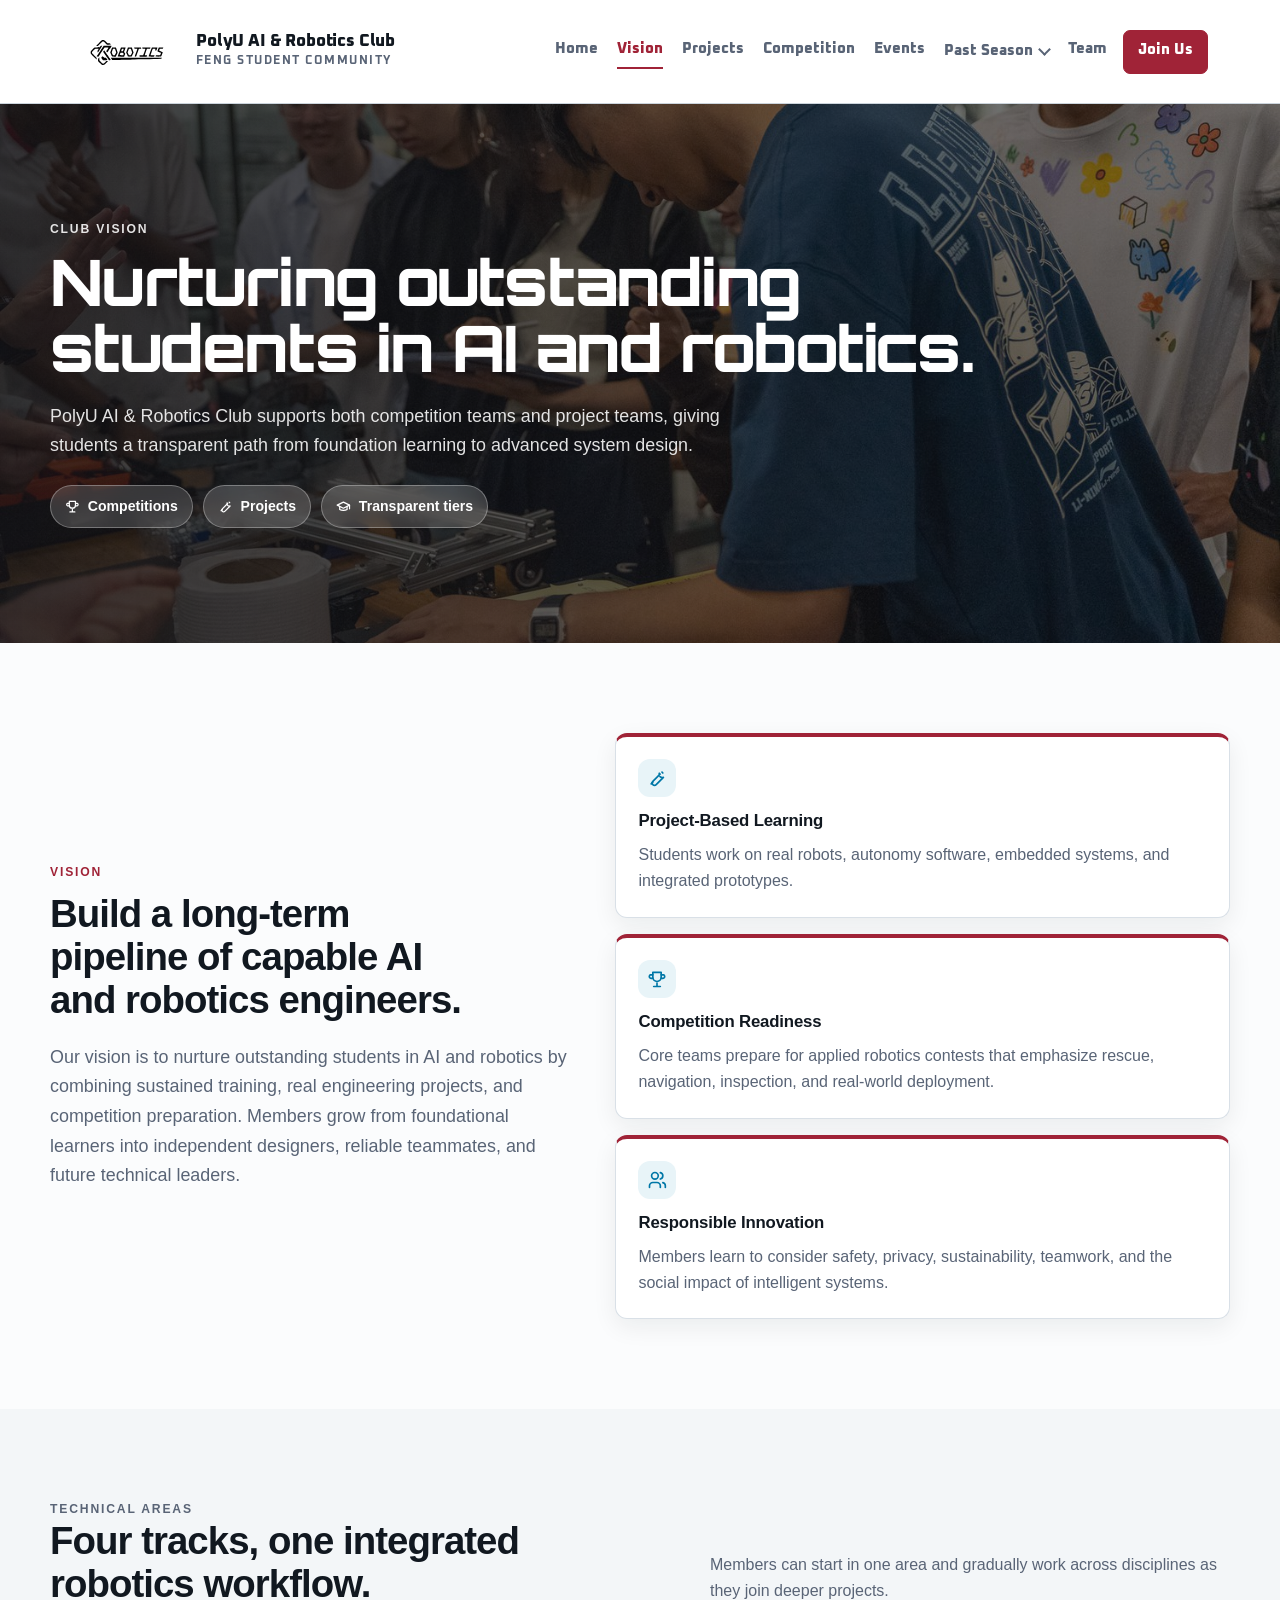
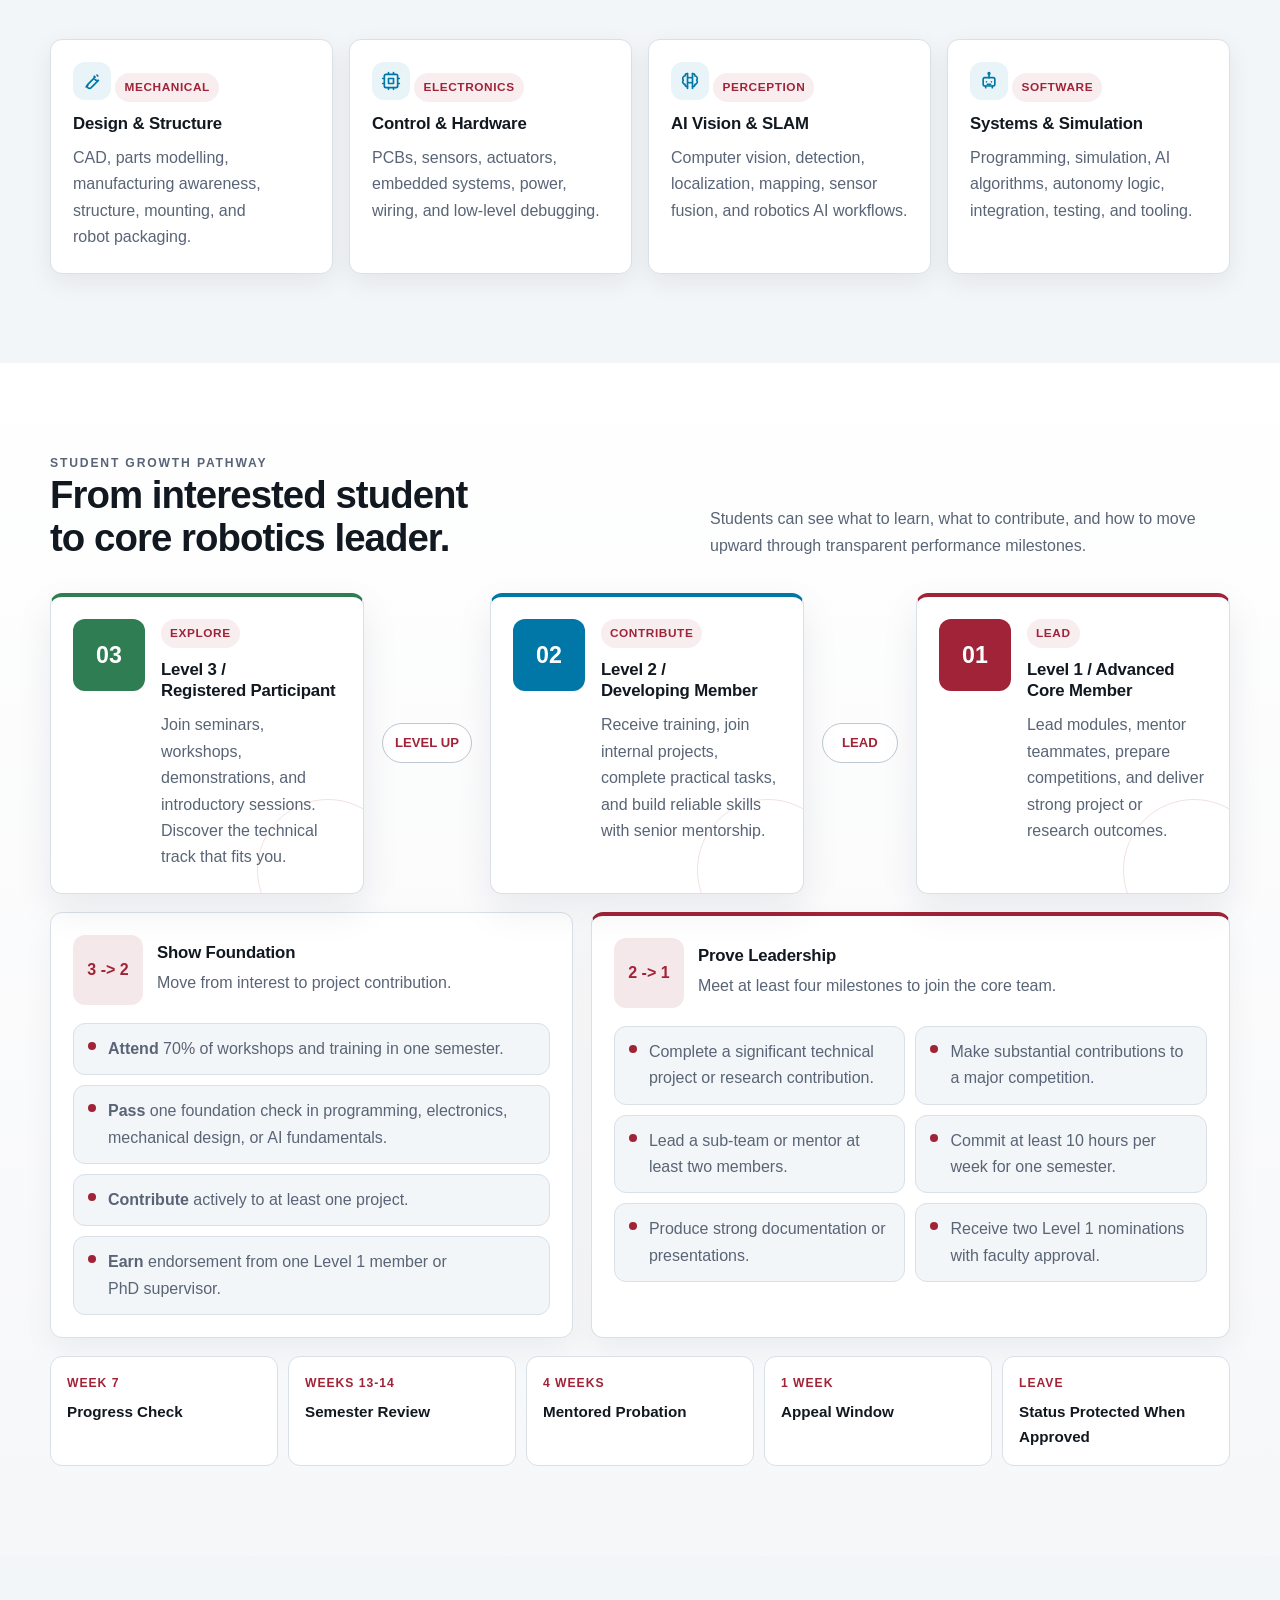
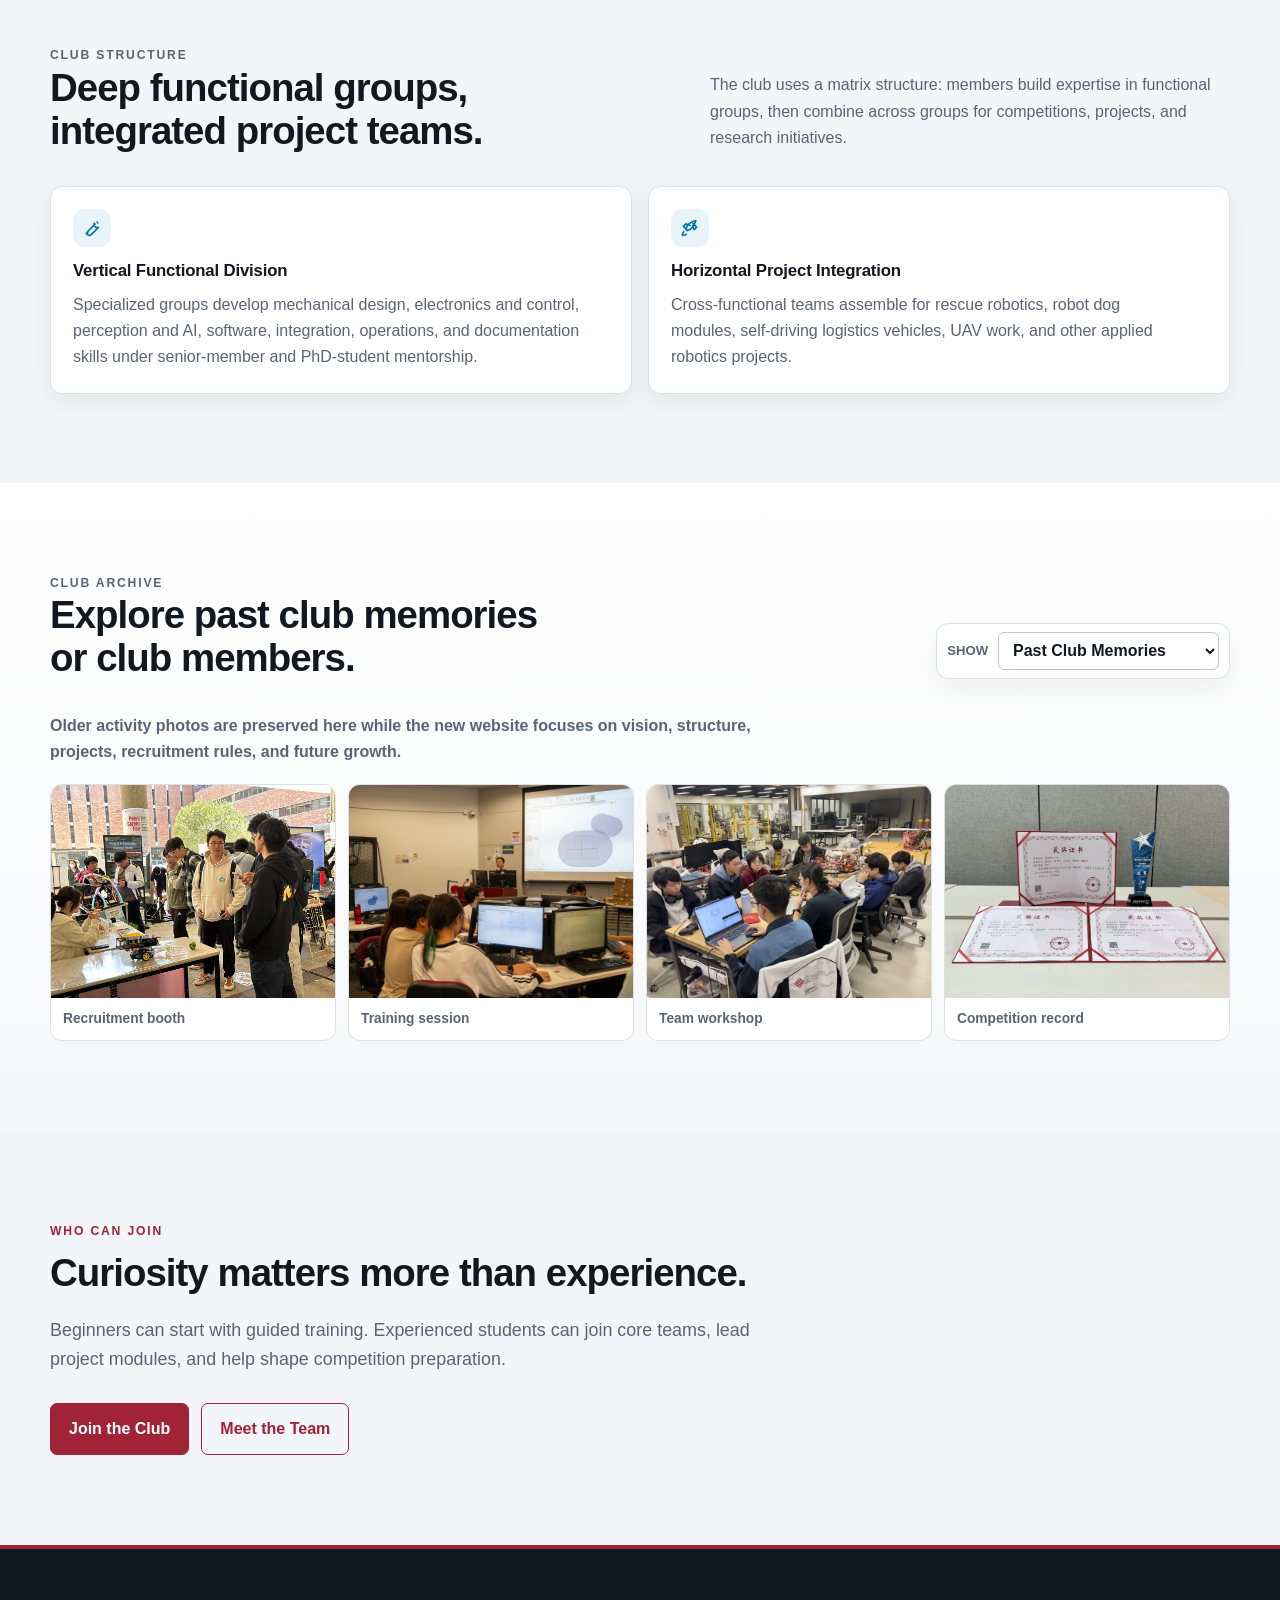
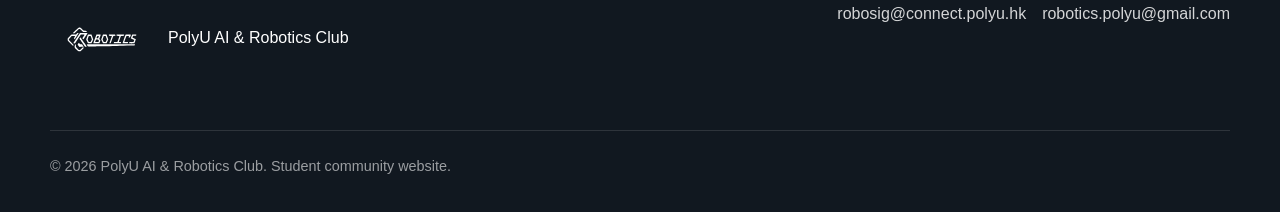
<file: about.html>
<!doctype html>
<html lang="en">
<head>
  <meta charset="utf-8">
  <meta name="viewport" content="width=device-width, initial-scale=1">
  <title>Vision | PolyU AI &amp; Robotics Club</title>
  <meta name="description" content="Learn about the club vision, student growth pathway, technical areas, and previous PolyU Robotics Club highlights.">
  <meta property="og:title" content="Vision | PolyU AI &amp; Robotics Club">
  <meta property="og:description" content="A multidisciplinary student community for robotics, AI, and real-world engineering practice.">
  <meta property="og:image" content="images/robotic_logo.jpg">
  <meta name="twitter:card" content="summary_large_image">
  <link rel="icon" href="images/robotic_logo.svg" type="image/svg+xml">
  <link rel="preconnect" href="https://fonts.googleapis.com">
  <link rel="preconnect" href="https://fonts.gstatic.com" crossorigin>
  <link href="https://fonts.googleapis.com/css2?family=Orbitron:wght@600;700;800&family=Oxanium:wght@600;700;800&display=swap" rel="stylesheet">
  <link rel="stylesheet" href="assets/css/styles.css">
</head>
<body>
  <a class="skip-link" href="#main">Skip to content</a>
  <header class="site-header">
    <div class="header-inner">
      <a class="brand" href="index.html" aria-label="PolyU AI and Robotics Club home">
        <img class="brand-logo" src="images/robotic_logo.svg" width="1600" height="1131" alt="PolyU AI and Robotics Club logo">
        <span class="brand-text">
          <span class="brand-title">PolyU AI &amp; Robotics Club</span>
          <span class="brand-subtitle">FENG Student Community</span>
        </span>
      </a>
      <button class="nav-toggle" type="button" aria-label="Open navigation" aria-expanded="false" aria-controls="primary-nav">
        <span aria-hidden="true"></span>
      </button>
      <nav id="primary-nav" class="primary-nav" aria-label="Primary navigation">
        <a href="index.html">Home</a>
        <a href="about.html">Vision</a>
        <a href="projects.html">Projects</a>
        <a href="competition.html">Competition</a>
        <a href="events.html">Events</a>
        <details class="nav-dropdown">
          <summary>Past Season</summary>
          <div class="nav-dropdown-menu">
            <a href="past-seasons.html#season-2026">2025-2026</a>
            <a href="past-seasons.html#season-2025">2024-2025</a>
            <a href="past-seasons.html#older-seasons">Before 2024</a>
          </div>
        </details>
        <a href="team.html">Team</a>
        <a class="nav-cta" href="join.html">Join Us</a>
      </nav>
    </div>
  </header>

  <main id="main">
    <section class="page-hero image-hero about-hero">
      <div class="section-inner">
        <p class="kicker">Club Vision</p>
        <h1 class="page-title">Nurturing outstanding students in AI and robotics.</h1>
        <p class="lead page-lead">
          PolyU AI &amp; Robotics Club supports both competition teams and project teams, giving students a transparent path from foundation learning to advanced system design.
        </p>
        <div class="visual-tags" aria-label="Vision highlights">
          <span class="visual-tag"><svg class="icon" aria-hidden="true"><use href="assets/icons.svg#icon-trophy"></use></svg>Competitions</span>
          <span class="visual-tag"><svg class="icon" aria-hidden="true"><use href="assets/icons.svg#icon-wrench"></use></svg>Projects</span>
          <span class="visual-tag"><svg class="icon" aria-hidden="true"><use href="assets/icons.svg#icon-graduation"></use></svg>Transparent tiers</span>
        </div>
      </div>
    </section>

    <section class="section">
      <div class="section-inner split">
        <div>
          <p class="kicker">Vision</p>
          <h2>Build a long-term pipeline of capable AI and robotics engineers.</h2>
          <p class="lead">
            Our vision is to nurture outstanding students in AI and robotics by combining sustained training, real engineering projects, and competition preparation. Members grow from foundational learners into independent designers, reliable teammates, and future technical leaders.
          </p>
        </div>
        <div class="grid">
          <article class="card accent">
            <span class="card-icon" aria-hidden="true"><svg class="icon"><use href="assets/icons.svg#icon-wrench"></use></svg></span>
            <h3>Project-Based Learning</h3>
            <p>Students work on real robots, autonomy software, embedded systems, and integrated prototypes.</p>
          </article>
          <article class="card accent">
            <span class="card-icon" aria-hidden="true"><svg class="icon"><use href="assets/icons.svg#icon-trophy"></use></svg></span>
            <h3>Competition Readiness</h3>
            <p>Core teams prepare for applied robotics contests that emphasize rescue, navigation, inspection, and real-world deployment.</p>
          </article>
          <article class="card accent">
            <span class="card-icon" aria-hidden="true"><svg class="icon"><use href="assets/icons.svg#icon-users"></use></svg></span>
            <h3>Responsible Innovation</h3>
            <p>Members learn to consider safety, privacy, sustainability, teamwork, and the social impact of intelligent systems.</p>
          </article>
        </div>
      </div>
    </section>

    <section class="section band">
      <div class="section-inner">
        <div class="section-heading">
          <div>
            <p class="kicker">Technical Areas</p>
            <h2>Four tracks, one integrated robotics workflow.</h2>
          </div>
          <p>Members can start in one area and gradually work across disciplines as they join deeper projects.</p>
        </div>
        <div class="grid grid-4">
          <article class="card">
            <span class="card-icon" aria-hidden="true"><svg class="icon"><use href="assets/icons.svg#icon-wrench"></use></svg></span>
            <span class="eyebrow">Mechanical</span>
            <h3>Design &amp; Structure</h3>
            <p>CAD, parts modelling, manufacturing awareness, structure, mounting, and robot packaging.</p>
          </article>
          <article class="card">
            <span class="card-icon" aria-hidden="true"><svg class="icon"><use href="assets/icons.svg#icon-cpu"></use></svg></span>
            <span class="eyebrow">Electronics</span>
            <h3>Control &amp; Hardware</h3>
            <p>PCBs, sensors, actuators, embedded systems, power, wiring, and low-level debugging.</p>
          </article>
          <article class="card">
            <span class="card-icon" aria-hidden="true"><svg class="icon"><use href="assets/icons.svg#icon-brain"></use></svg></span>
            <span class="eyebrow">Perception</span>
            <h3>AI Vision &amp; SLAM</h3>
            <p>Computer vision, detection, localization, mapping, sensor fusion, and robotics AI workflows.</p>
          </article>
          <article class="card">
            <span class="card-icon" aria-hidden="true"><svg class="icon"><use href="assets/icons.svg#icon-bot"></use></svg></span>
            <span class="eyebrow">Software</span>
            <h3>Systems &amp; Simulation</h3>
            <p>Programming, simulation, AI algorithms, autonomy logic, integration, testing, and tooling.</p>
          </article>
        </div>
      </div>
    </section>

    <section class="section growth-section">
      <div class="section-inner">
        <div class="section-heading">
          <div>
            <p class="kicker">Student Growth Pathway</p>
            <h2>From interested student to core robotics leader.</h2>
          </div>
          <p>Students can see what to learn, what to contribute, and how to move upward through transparent performance milestones.</p>
        </div>

        <div class="growth-ladder" aria-label="Three-level student growth pathway">
          <article class="level-node level-3">
            <span class="level-number">03</span>
            <div>
              <span class="eyebrow">Explore</span>
              <h3>Level 3 / Registered Participant</h3>
              <p>Join seminars, workshops, demonstrations, and introductory sessions. Discover the technical track that fits you.</p>
            </div>
          </article>
          <span class="ladder-arrow" aria-hidden="true">Level up</span>
          <article class="level-node level-2">
            <span class="level-number">02</span>
            <div>
              <span class="eyebrow">Contribute</span>
              <h3>Level 2 / Developing Member</h3>
              <p>Receive training, join internal projects, complete practical tasks, and build reliable skills with senior mentorship.</p>
            </div>
          </article>
          <span class="ladder-arrow" aria-hidden="true">Lead</span>
          <article class="level-node level-1">
            <span class="level-number">01</span>
            <div>
              <span class="eyebrow">Lead</span>
              <h3>Level 1 / Advanced Core Member</h3>
              <p>Lead modules, mentor teammates, prepare competitions, and deliver strong project or research outcomes.</p>
            </div>
          </article>
        </div>

        <div class="promotion-board">
          <article class="promotion-card">
            <div class="promotion-head">
              <span class="path-badge">3 -> 2</span>
              <div>
                <h3>Show Foundation</h3>
                <p>Move from interest to project contribution.</p>
              </div>
            </div>
            <ul class="milestone-list">
              <li><strong>Attend</strong> 70% of workshops and training in one semester.</li>
              <li><strong>Pass</strong> one foundation check in programming, electronics, mechanical design, or AI fundamentals.</li>
              <li><strong>Contribute</strong> actively to at least one project.</li>
              <li><strong>Earn</strong> endorsement from one Level 1 member or PhD supervisor.</li>
            </ul>
          </article>
          <article class="promotion-card featured">
            <div class="promotion-head">
              <span class="path-badge">2 -> 1</span>
              <div>
                <h3>Prove Leadership</h3>
                <p>Meet at least four milestones to join the core team.</p>
              </div>
            </div>
            <ul class="milestone-list two-column">
              <li>Complete a significant technical project or research contribution.</li>
              <li>Make substantial contributions to a major competition.</li>
              <li>Lead a sub-team or mentor at least two members.</li>
              <li>Commit at least 10 hours per week for one semester.</li>
              <li>Produce strong documentation or presentations.</li>
              <li>Receive two Level 1 nominations with faculty approval.</li>
            </ul>
          </article>
        </div>

        <div class="evaluation-flow" aria-label="Evaluation and support process">
          <div>
            <span>Week 7</span>
            <strong>Progress Check</strong>
          </div>
          <div>
            <span>Weeks 13-14</span>
            <strong>Semester Review</strong>
          </div>
          <div>
            <span>4 Weeks</span>
            <strong>Mentored Probation</strong>
          </div>
          <div>
            <span>1 Week</span>
            <strong>Appeal Window</strong>
          </div>
          <div>
            <span>Leave</span>
            <strong>Status Protected When Approved</strong>
          </div>
        </div>
      </div>
    </section>

    <section class="section band">
      <div class="section-inner">
        <div class="section-heading">
          <div>
            <p class="kicker">Club Structure</p>
            <h2>Deep functional groups, integrated project teams.</h2>
          </div>
          <p>The club uses a matrix structure: members build expertise in functional groups, then combine across groups for competitions, projects, and research initiatives.</p>
        </div>
        <div class="grid grid-2">
          <article class="card">
            <span class="card-icon" aria-hidden="true"><svg class="icon"><use href="assets/icons.svg#icon-wrench"></use></svg></span>
            <h3>Vertical Functional Division</h3>
            <p>Specialized groups develop mechanical design, electronics and control, perception and AI, software, integration, operations, and documentation skills under senior-member and PhD-student mentorship.</p>
          </article>
          <article class="card">
            <span class="card-icon" aria-hidden="true"><svg class="icon"><use href="assets/icons.svg#icon-rocket"></use></svg></span>
            <h3>Horizontal Project Integration</h3>
            <p>Cross-functional teams assemble for rescue robotics, robot dog modules, self-driving logistics vehicles, UAV work, and other applied robotics projects.</p>
          </article>
        </div>
      </div>
    </section>

    <section class="section previous-club-section archive-section">
      <div class="section-inner">
        <div class="section-heading">
          <div>
            <p class="kicker">Club Archive</p>
            <h2>Explore past club memories or club members.</h2>
          </div>
          <label class="archive-select-wrap">
            <span>Show</span>
            <select class="archive-select" data-panel-select aria-label="Choose archive view">
              <option value="memories">Past Club Memories</option>
              <option value="members">Club Members</option>
            </select>
          </label>
        </div>
        <div class="archive-panels" data-panel-group>
          <div class="archive-panel is-active" data-panel="memories">
            <p class="archive-intro">Older activity photos are preserved here while the new website focuses on vision, structure, projects, recruitment rules, and future growth.</p>
            <div class="legacy-gallery" aria-label="Previous PolyU Robotics Club photo archive">
              <figure data-motion-card>
                <img src="images/club/promotion-booth.jpg" width="1500" height="1125" alt="Previous PolyU Robotics Club promotion booth">
                <figcaption>Recruitment booth</figcaption>
              </figure>
              <figure data-motion-card>
                <img src="images/club/training-room.jpg" width="1500" height="1000" alt="Previous PolyU Robotics Club training session">
                <figcaption>Training session</figcaption>
              </figure>
              <figure data-motion-card>
                <img src="images/club/team-working.jpg" width="1500" height="1125" alt="Previous PolyU Robotics Club members working together">
                <figcaption>Team workshop</figcaption>
              </figure>
              <figure data-motion-card>
                <img src="images/club/competition-achievement.jpg" width="1500" height="1125" alt="Previous PolyU Robotics Club competition awards">
                <figcaption>Competition record</figcaption>
              </figure>
            </div>
          </div>
          <div class="archive-panel" data-panel="members" hidden>
            <p class="archive-intro">Club members and leaders keep projects, training, competitions, and daily operations moving together.</p>
            <div class="archive-member-grid" aria-label="Club member archive">
              <article class="archive-member-card" data-motion-card>
                <img src="images/team/Wilson.jpg" width="1066" height="1600" alt="Fong Chun Kin">
                <div>
                  <h3>Fong Chun Kin</h3>
                  <p>Team Captain</p>
                </div>
              </article>
              <article class="archive-member-card" data-motion-card>
                <img src="images/team/Beam.jpg" width="1066" height="1600" alt="Lin Jirath">
                <div>
                  <h3>Lin Jirath</h3>
                  <p>Technical Lead</p>
                </div>
              </article>
              <article class="archive-member-card" data-motion-card>
                <img src="images/team/Siu.jpg" width="1066" height="1006" alt="Su Zeyu">
                <div>
                  <h3>Su Zeyu</h3>
                  <p>General Secretary</p>
                </div>
              </article>
              <article class="archive-member-card" data-motion-card>
                <img src="images/team/Marco.jpg" width="834" height="970" alt="Ma Bingxu">
                <div>
                  <h3>Ma Bingxu</h3>
                  <p>Electronic Team Leader</p>
                </div>
              </article>
              <article class="archive-member-card" data-motion-card>
                <img src="images/team/Sun.jpg" width="1279" height="1865" alt="Sun Yinlan">
                <div>
                  <h3>Sun Yinlan</h3>
                  <p>Computer Science Team Leader</p>
                </div>
              </article>
            </div>
          </div>
        </div>
      </div>
    </section>

    <section class="section band">
      <div class="section-inner">
        <div>
          <p class="kicker">Who Can Join</p>
          <h2>Curiosity matters more than experience.</h2>
          <p class="lead">
            Beginners can start with guided training. Experienced students can join core teams, lead project modules, and help shape competition preparation.
          </p>
          <div class="actions">
            <a class="button" href="join.html">Join the Club</a>
            <a class="button secondary" href="team.html">Meet the Team</a>
          </div>
        </div>
      </div>
    </section>
  </main>

  <footer class="site-footer">
    <div class="footer-inner">
      <a class="footer-brand" href="index.html">
        <img src="images/robotic_logo.svg" width="1600" height="1131" alt="">
        <span>PolyU AI &amp; Robotics Club</span>
      </a>
      <div class="footer-links" aria-label="Footer links">
        <a href="mailto:robosig@connect.polyu.hk">robosig@connect.polyu.hk</a>
        <a href="mailto:robotics.polyu@gmail.com">robotics.polyu@gmail.com</a>
      </div>
      <p class="footer-note">&copy; 2026 PolyU AI &amp; Robotics Club. Student community website.</p>
    </div>
  </footer>
  <script src="assets/js/site.js"></script>
</body>
</html>
</file>
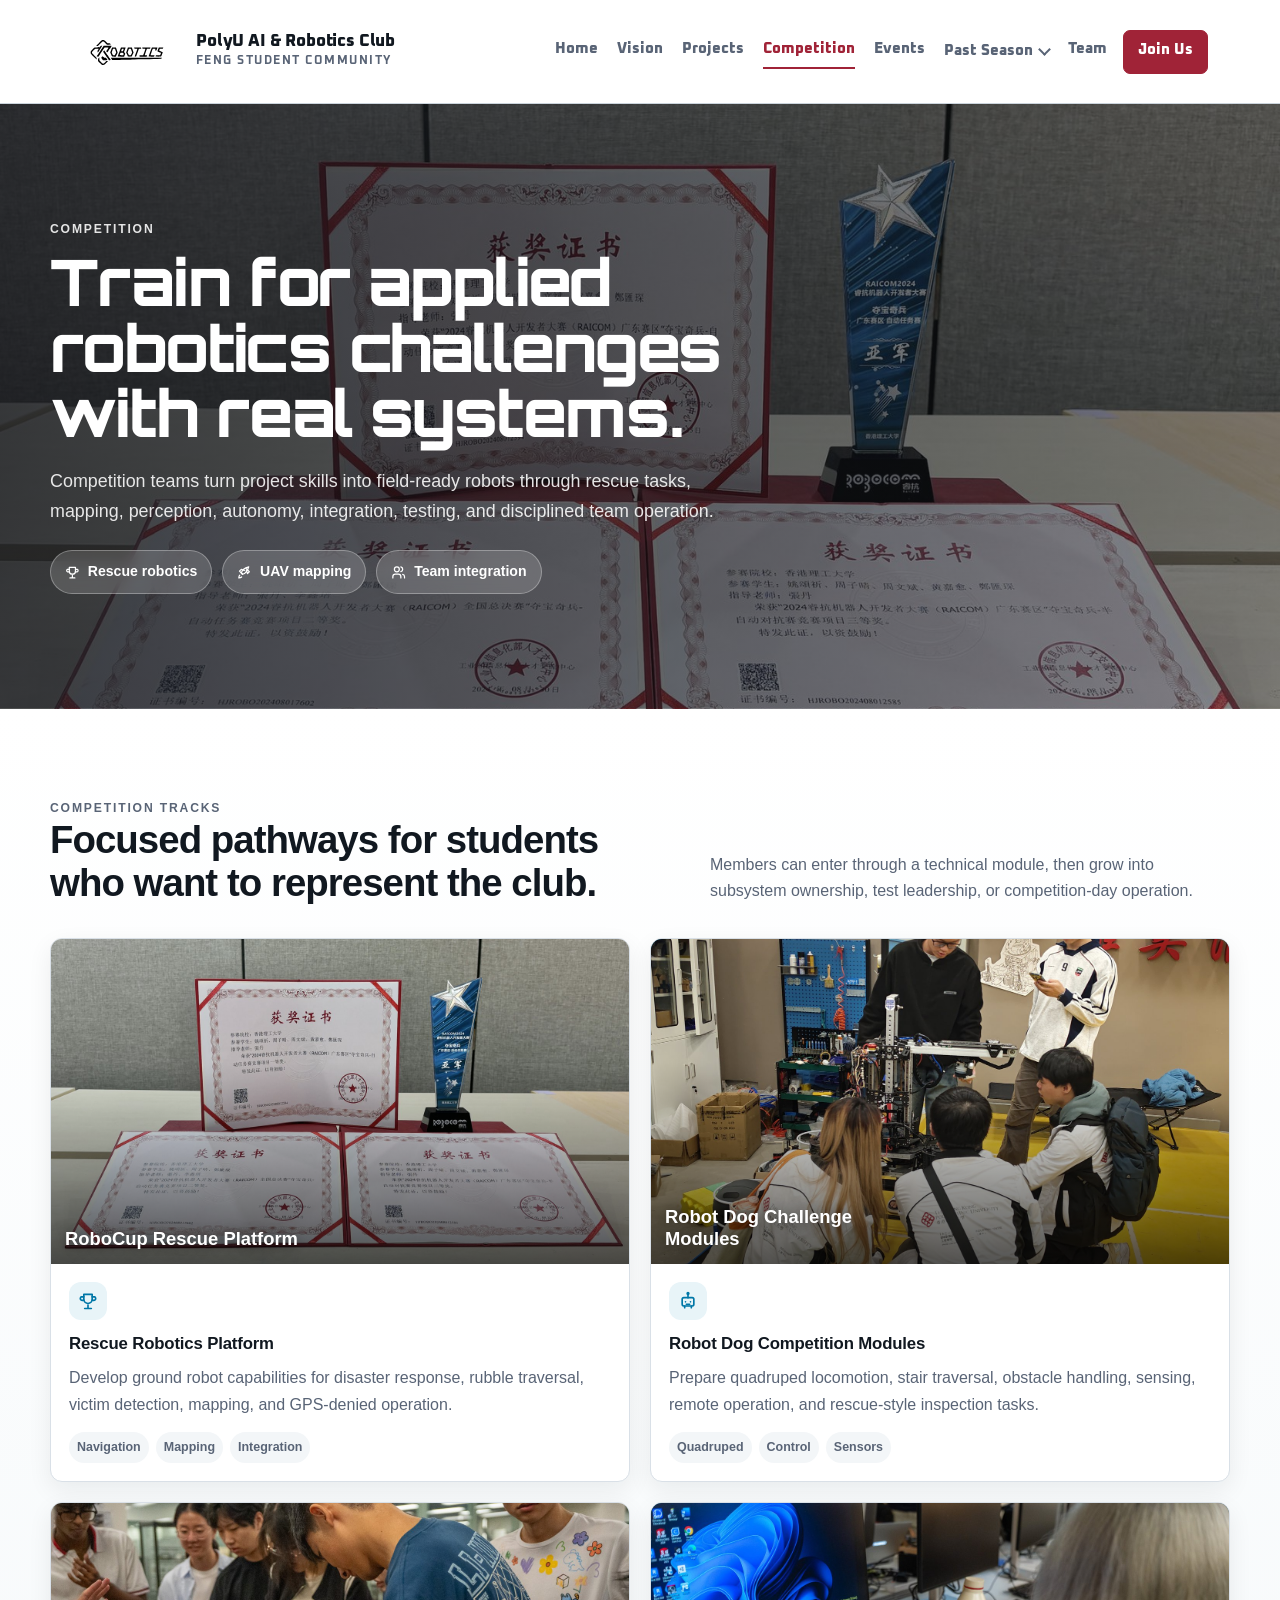
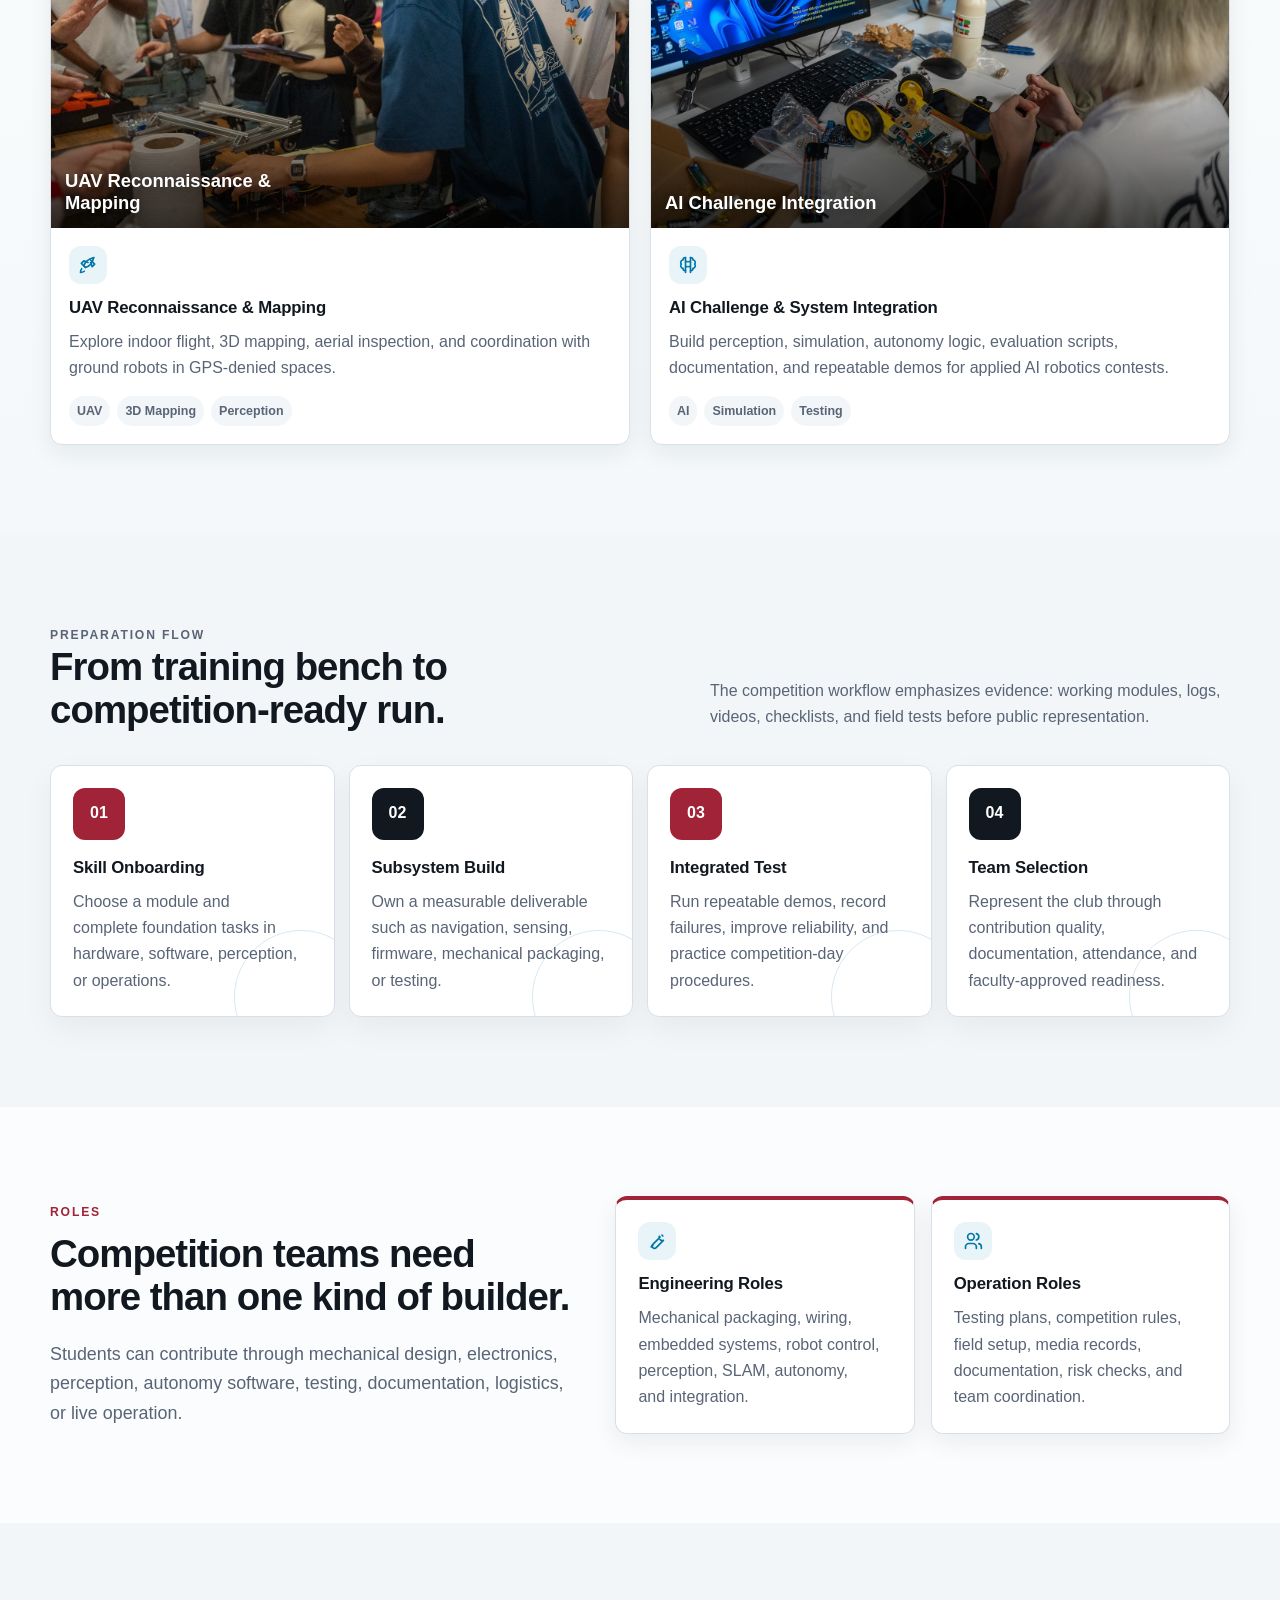
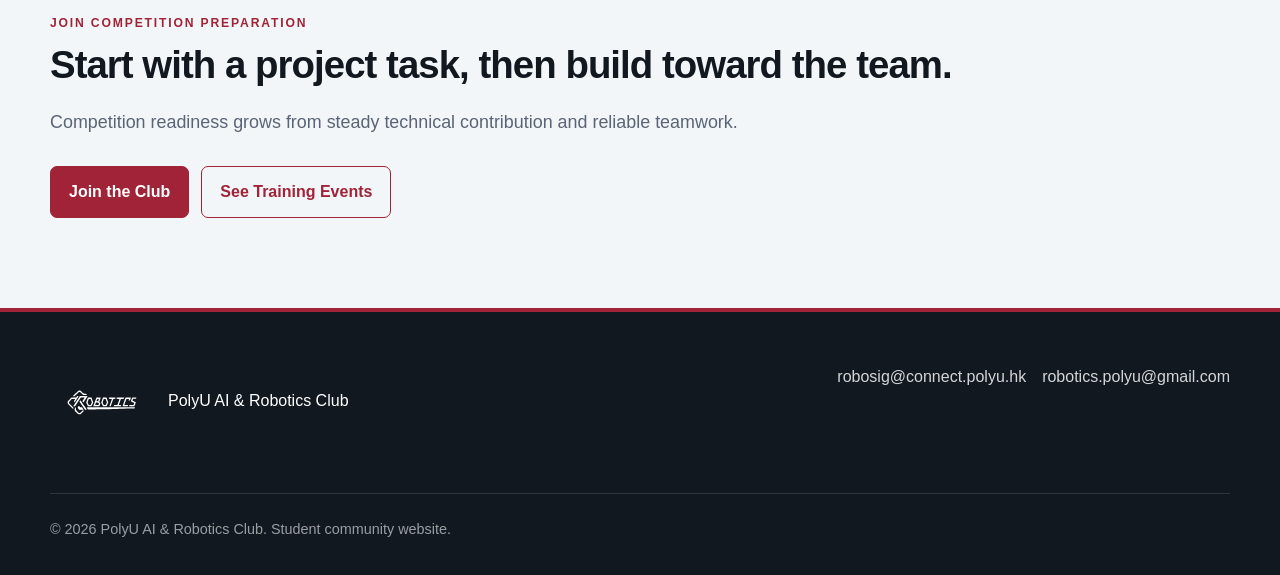
<file: competition.html>
<!doctype html>
<html lang="en">
<head>
  <meta charset="utf-8">
  <meta name="viewport" content="width=device-width, initial-scale=1">
  <title>Competition | PolyU AI &amp; Robotics Club</title>
  <meta name="description" content="Competition tracks, preparation workflow, and member roles for PolyU AI and Robotics Club.">
  <meta property="og:title" content="Competition | PolyU AI &amp; Robotics Club">
  <meta property="og:description" content="Applied robotics competition preparation for club members.">
  <meta property="og:image" content="images/robotic_logo.jpg">
  <meta name="twitter:card" content="summary_large_image">
  <link rel="icon" href="images/robotic_logo.svg" type="image/svg+xml">
  <link rel="preconnect" href="https://fonts.googleapis.com">
  <link rel="preconnect" href="https://fonts.gstatic.com" crossorigin>
  <link href="https://fonts.googleapis.com/css2?family=Orbitron:wght@600;700;800&family=Oxanium:wght@600;700;800&display=swap" rel="stylesheet">
  <link rel="stylesheet" href="assets/css/styles.css">
</head>
<body>
  <a class="skip-link" href="#main">Skip to content</a>
  <header class="site-header">
    <div class="header-inner">
      <a class="brand" href="index.html" aria-label="PolyU AI and Robotics Club home">
        <img class="brand-logo" src="images/robotic_logo.svg" width="1600" height="1131" alt="PolyU AI and Robotics Club logo">
        <span class="brand-text">
          <span class="brand-title">PolyU AI &amp; Robotics Club</span>
          <span class="brand-subtitle">FENG Student Community</span>
        </span>
      </a>
      <button class="nav-toggle" type="button" aria-label="Open navigation" aria-expanded="false" aria-controls="primary-nav">
        <span aria-hidden="true"></span>
      </button>
      <nav id="primary-nav" class="primary-nav" aria-label="Primary navigation">
        <a href="index.html">Home</a>
        <a href="about.html">Vision</a>
        <a href="projects.html">Projects</a>
        <a href="competition.html">Competition</a>
        <a href="events.html">Events</a>
        <details class="nav-dropdown">
          <summary>Past Season</summary>
          <div class="nav-dropdown-menu">
            <a href="past-seasons.html#season-2026">2025-2026</a>
            <a href="past-seasons.html#season-2025">2024-2025</a>
            <a href="past-seasons.html#older-seasons">Before 2024</a>
          </div>
        </details>
        <a href="team.html">Team</a>
        <a class="nav-cta" href="join.html">Join Us</a>
      </nav>
    </div>
  </header>

  <main id="main">
    <section class="page-hero image-hero competition-hero">
      <div class="section-inner">
        <p class="kicker">Competition</p>
        <h1 class="page-title">Train for applied robotics challenges with real systems.</h1>
        <p class="lead page-lead">
          Competition teams turn project skills into field-ready robots through rescue tasks, mapping, perception, autonomy, integration, testing, and disciplined team operation.
        </p>
        <div class="visual-tags" aria-label="Competition highlights">
          <span class="visual-tag"><svg class="icon" aria-hidden="true"><use href="assets/icons.svg#icon-trophy"></use></svg>Rescue robotics</span>
          <span class="visual-tag"><svg class="icon" aria-hidden="true"><use href="assets/icons.svg#icon-rocket"></use></svg>UAV mapping</span>
          <span class="visual-tag"><svg class="icon" aria-hidden="true"><use href="assets/icons.svg#icon-users"></use></svg>Team integration</span>
        </div>
      </div>
    </section>

    <section class="section competition-stage-section">
      <div class="section-inner">
        <div class="section-heading">
          <div>
            <p class="kicker">Competition Tracks</p>
            <h2>Focused pathways for students who want to represent the club.</h2>
          </div>
          <p>Members can enter through a technical module, then grow into subsystem ownership, test leadership, or competition-day operation.</p>
        </div>
        <div class="grid grid-2 competition-track-grid">
          <article class="project-card competition-card" data-motion-card>
            <div class="card-media photo">
              <img src="images/club/competition-achievement.jpg" width="1500" height="1125" alt="Competition certificates and trophy displayed on a table">
              <strong>RoboCup Rescue Platform</strong>
            </div>
            <div class="card-body">
              <span class="card-icon" aria-hidden="true"><svg class="icon"><use href="assets/icons.svg#icon-trophy"></use></svg></span>
              <h3>Rescue Robotics Platform</h3>
              <p>Develop ground robot capabilities for disaster response, rubble traversal, victim detection, mapping, and GPS-denied operation.</p>
              <ul class="tag-list">
                <li>Navigation</li>
                <li>Mapping</li>
                <li>Integration</li>
              </ul>
            </div>
          </article>
          <article class="project-card competition-card" data-motion-card>
            <div class="card-media photo">
              <img src="images/club/team-exchange.jpg" width="1500" height="1125" alt="Members discussing robotics platforms for competition preparation">
              <strong>Robot Dog Challenge Modules</strong>
            </div>
            <div class="card-body">
              <span class="card-icon" aria-hidden="true"><svg class="icon"><use href="assets/icons.svg#icon-bot"></use></svg></span>
              <h3>Robot Dog Competition Modules</h3>
              <p>Prepare quadruped locomotion, stair traversal, obstacle handling, sensing, remote operation, and rescue-style inspection tasks.</p>
              <ul class="tag-list">
                <li>Quadruped</li>
                <li>Control</li>
                <li>Sensors</li>
              </ul>
            </div>
          </article>
          <article class="project-card competition-card" data-motion-card>
            <div class="card-media photo">
              <img src="images/club/hands-on-training.jpg" width="1500" height="1125" alt="Students working on hands-on robotics training">
              <strong>UAV Reconnaissance &amp; Mapping</strong>
            </div>
            <div class="card-body">
              <span class="card-icon" aria-hidden="true"><svg class="icon"><use href="assets/icons.svg#icon-rocket"></use></svg></span>
              <h3>UAV Reconnaissance &amp; Mapping</h3>
              <p>Explore indoor flight, 3D mapping, aerial inspection, and coordination with ground robots in GPS-denied spaces.</p>
              <ul class="tag-list">
                <li>UAV</li>
                <li>3D Mapping</li>
                <li>Perception</li>
              </ul>
            </div>
          </article>
          <article class="project-card competition-card" data-motion-card>
            <div class="card-media photo">
              <img src="images/club/robot-training-bench.jpg" width="1500" height="1125" alt="Robot hardware and electronics prepared for testing">
              <strong>AI Challenge Integration</strong>
            </div>
            <div class="card-body">
              <span class="card-icon" aria-hidden="true"><svg class="icon"><use href="assets/icons.svg#icon-brain"></use></svg></span>
              <h3>AI Challenge &amp; System Integration</h3>
              <p>Build perception, simulation, autonomy logic, evaluation scripts, documentation, and repeatable demos for applied AI robotics contests.</p>
              <ul class="tag-list">
                <li>AI</li>
                <li>Simulation</li>
                <li>Testing</li>
              </ul>
            </div>
          </article>
        </div>
      </div>
    </section>

    <section class="section band">
      <div class="section-inner">
        <div class="section-heading">
          <div>
            <p class="kicker">Preparation Flow</p>
            <h2>From training bench to competition-ready run.</h2>
          </div>
          <p>The competition workflow emphasizes evidence: working modules, logs, videos, checklists, and field tests before public representation.</p>
        </div>
        <div class="competition-flow" aria-label="Competition preparation workflow">
          <article class="flow-step">
            <span>01</span>
            <h3>Skill Onboarding</h3>
            <p>Choose a module and complete foundation tasks in hardware, software, perception, or operations.</p>
          </article>
          <article class="flow-step">
            <span>02</span>
            <h3>Subsystem Build</h3>
            <p>Own a measurable deliverable such as navigation, sensing, firmware, mechanical packaging, or testing.</p>
          </article>
          <article class="flow-step">
            <span>03</span>
            <h3>Integrated Test</h3>
            <p>Run repeatable demos, record failures, improve reliability, and practice competition-day procedures.</p>
          </article>
          <article class="flow-step">
            <span>04</span>
            <h3>Team Selection</h3>
            <p>Represent the club through contribution quality, documentation, attendance, and faculty-approved readiness.</p>
          </article>
        </div>
      </div>
    </section>

    <section class="section">
      <div class="section-inner split">
        <div>
          <p class="kicker">Roles</p>
          <h2>Competition teams need more than one kind of builder.</h2>
          <p class="lead">Students can contribute through mechanical design, electronics, perception, autonomy software, testing, documentation, logistics, or live operation.</p>
        </div>
        <div class="grid grid-2">
          <article class="card accent">
            <span class="card-icon" aria-hidden="true"><svg class="icon"><use href="assets/icons.svg#icon-wrench"></use></svg></span>
            <h3>Engineering Roles</h3>
            <p>Mechanical packaging, wiring, embedded systems, robot control, perception, SLAM, autonomy, and integration.</p>
          </article>
          <article class="card accent">
            <span class="card-icon" aria-hidden="true"><svg class="icon"><use href="assets/icons.svg#icon-users"></use></svg></span>
            <h3>Operation Roles</h3>
            <p>Testing plans, competition rules, field setup, media records, documentation, risk checks, and team coordination.</p>
          </article>
        </div>
      </div>
    </section>

    <section class="section band">
      <div class="section-inner">
        <div>
          <p class="kicker">Join Competition Preparation</p>
          <h2>Start with a project task, then build toward the team.</h2>
          <p class="lead">Competition readiness grows from steady technical contribution and reliable teamwork.</p>
          <div class="actions">
            <a class="button" href="join.html">Join the Club</a>
            <a class="button secondary" href="events.html">See Training Events</a>
          </div>
        </div>
      </div>
    </section>
  </main>

  <footer class="site-footer">
    <div class="footer-inner">
      <a class="footer-brand" href="index.html">
        <img src="images/robotic_logo.svg" width="1600" height="1131" alt="">
        <span>PolyU AI &amp; Robotics Club</span>
      </a>
      <div class="footer-links" aria-label="Footer links">
        <a href="mailto:robosig@connect.polyu.hk">robosig@connect.polyu.hk</a>
        <a href="mailto:robotics.polyu@gmail.com">robotics.polyu@gmail.com</a>
      </div>
      <p class="footer-note">&copy; 2026 PolyU AI &amp; Robotics Club. Student community website.</p>
    </div>
  </footer>
  <script src="assets/js/site.js"></script>
</body>
</html>
</file>
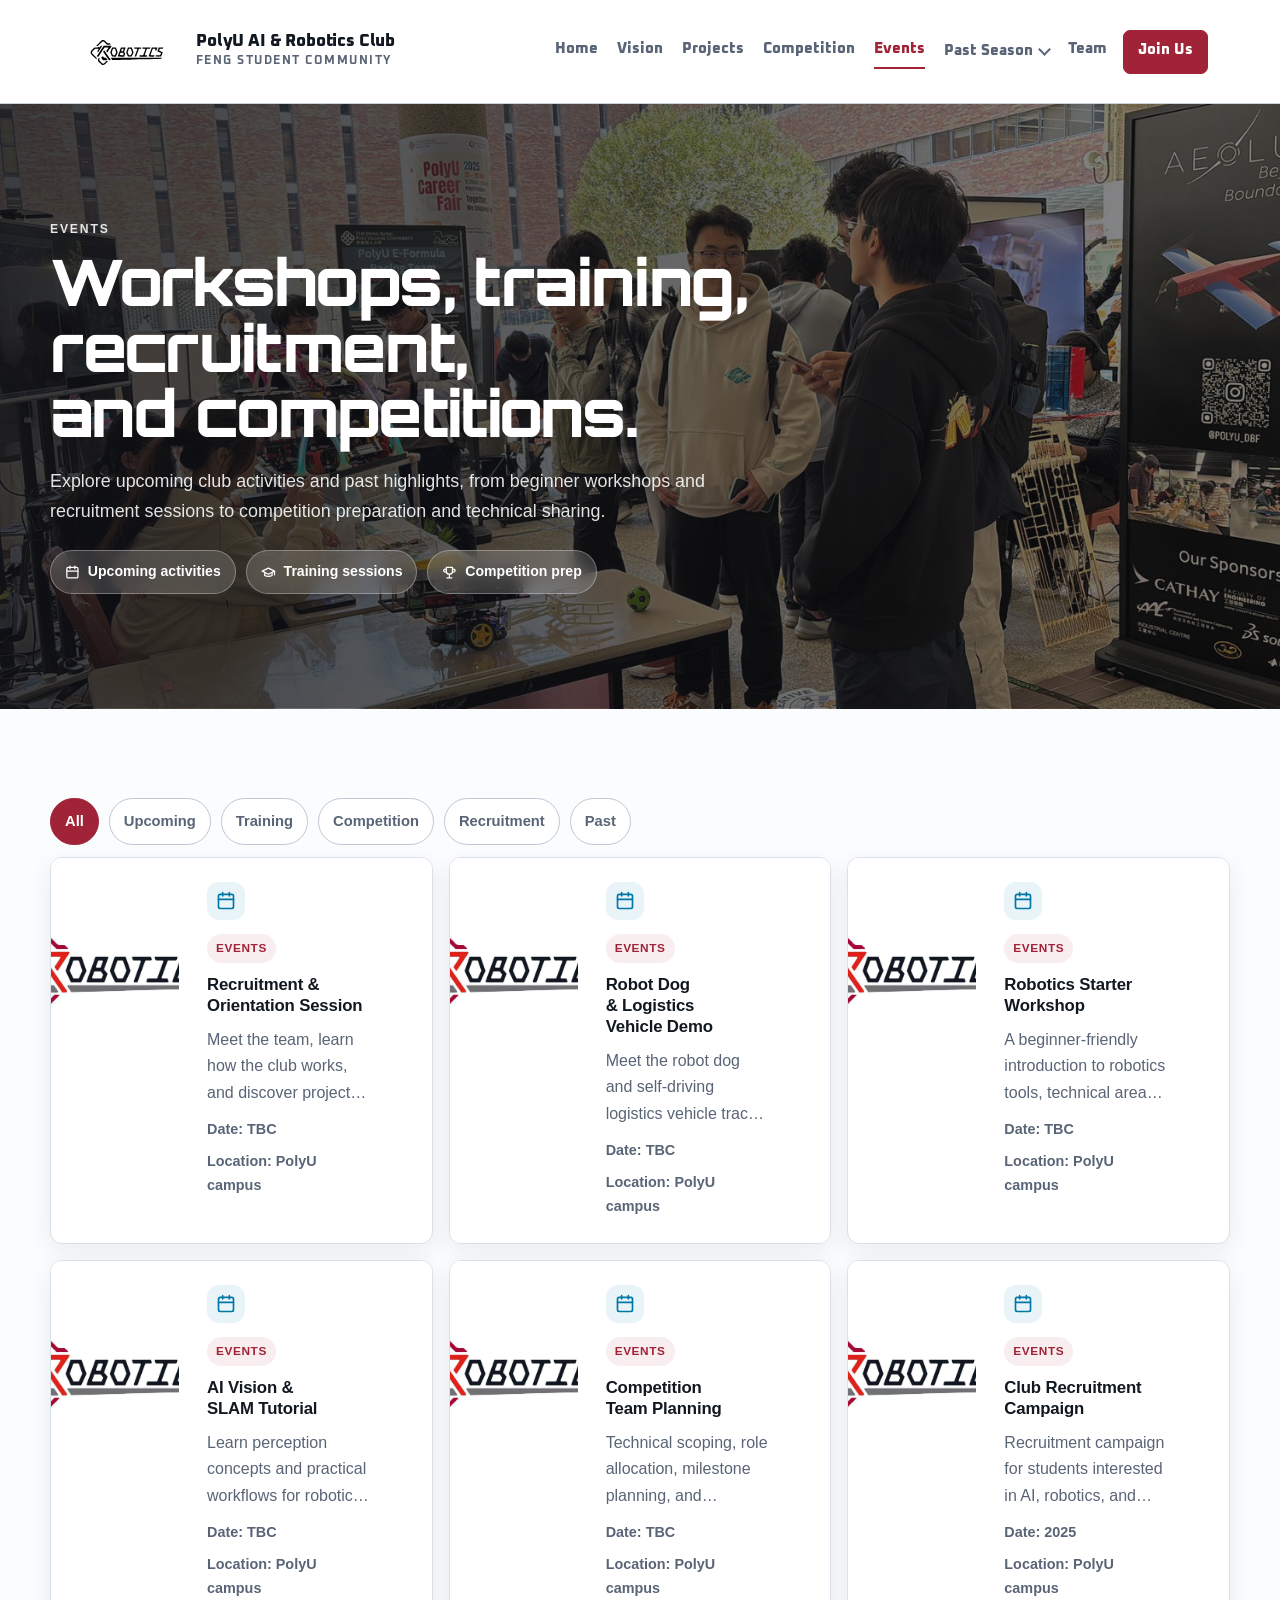
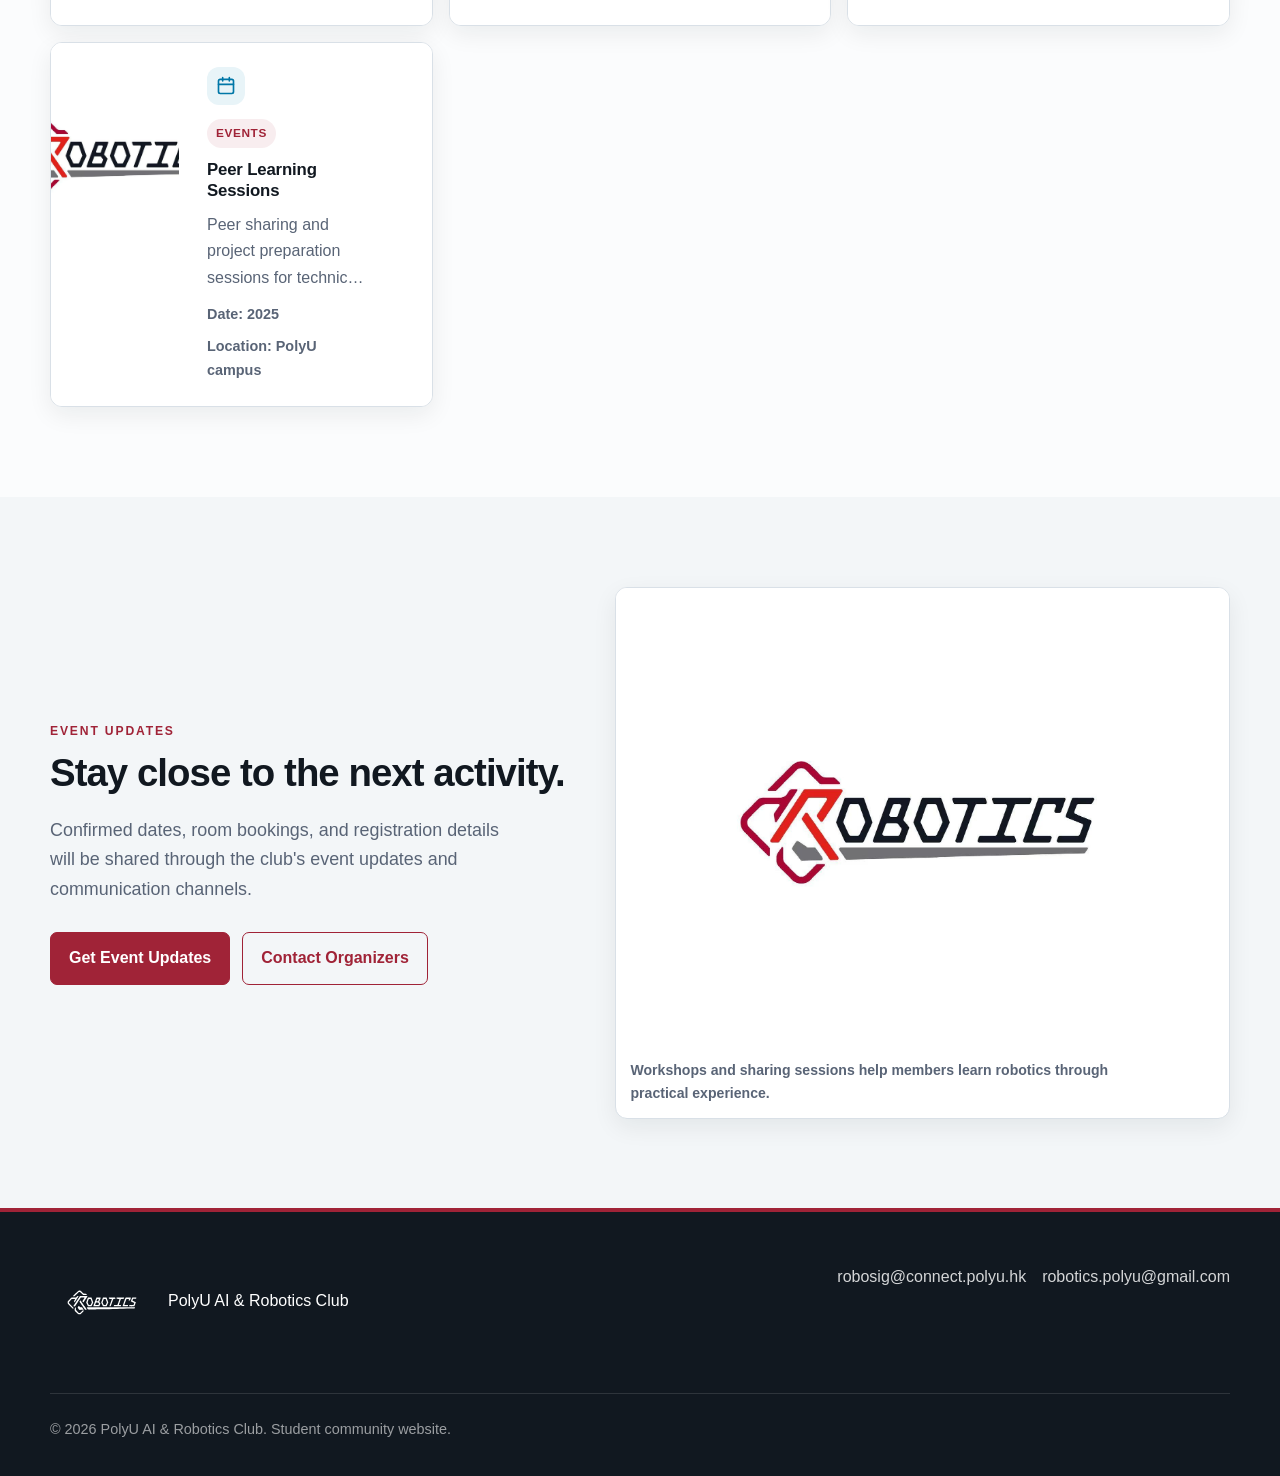
<file: events.html>
<!doctype html>
<html lang="en">
<head>
  <meta charset="utf-8">
  <meta name="viewport" content="width=device-width, initial-scale=1">
  <title>Events | PolyU AI &amp; Robotics Club</title>
  <meta name="description" content="Workshops, training sessions, recruitment events, and competition preparation for PolyU AI and Robotics Club members.">
  <meta property="og:title" content="Events | PolyU AI &amp; Robotics Club">
  <meta property="og:description" content="Training, workshops, competitions, and member activities.">
  <meta property="og:image" content="images/robotic_logo.jpg">
  <meta name="twitter:card" content="summary_large_image">
  <link rel="icon" href="images/robotic_logo.svg" type="image/svg+xml">
  <link rel="preconnect" href="https://fonts.googleapis.com">
  <link rel="preconnect" href="https://fonts.gstatic.com" crossorigin>
  <link href="https://fonts.googleapis.com/css2?family=Orbitron:wght@600;700;800&family=Oxanium:wght@600;700;800&display=swap" rel="stylesheet">
  <link rel="stylesheet" href="assets/css/styles.css">
</head>
<body>
  <a class="skip-link" href="#main">Skip to content</a>
  <header class="site-header">
    <div class="header-inner">
      <a class="brand" href="index.html" aria-label="PolyU AI and Robotics Club home">
        <img class="brand-logo" src="images/robotic_logo.svg" width="1600" height="1131" alt="PolyU AI and Robotics Club logo">
        <span class="brand-text">
          <span class="brand-title">PolyU AI &amp; Robotics Club</span>
          <span class="brand-subtitle">FENG Student Community</span>
        </span>
      </a>
      <button class="nav-toggle" type="button" aria-label="Open navigation" aria-expanded="false" aria-controls="primary-nav">
        <span aria-hidden="true"></span>
      </button>
      <nav id="primary-nav" class="primary-nav" aria-label="Primary navigation">
        <a href="index.html">Home</a>
        <a href="about.html">Vision</a>
        <a href="projects.html">Projects</a>
        <a href="competition.html">Competition</a>
        <a href="events.html">Events</a>
        <details class="nav-dropdown">
          <summary>Past Season</summary>
          <div class="nav-dropdown-menu">
            <a href="past-seasons.html#season-2026">2025-2026</a>
            <a href="past-seasons.html#season-2025">2024-2025</a>
            <a href="past-seasons.html#older-seasons">Before 2024</a>
          </div>
        </details>
        <a href="team.html">Team</a>
        <a class="nav-cta" href="join.html">Join Us</a>
      </nav>
    </div>
  </header>

  <main id="main">
    <section class="page-hero image-hero events-hero">
      <div class="section-inner">
        <p class="kicker">Events</p>
        <h1 class="page-title">Workshops, training, recruitment, and competitions.</h1>
        <p class="lead page-lead">
          Explore upcoming club activities and past highlights, from beginner workshops and recruitment sessions to competition preparation and technical sharing.
        </p>
        <div class="visual-tags" aria-label="Event highlights">
          <span class="visual-tag"><svg class="icon" aria-hidden="true"><use href="assets/icons.svg#icon-calendar"></use></svg>Upcoming activities</span>
          <span class="visual-tag"><svg class="icon" aria-hidden="true"><use href="assets/icons.svg#icon-graduation"></use></svg>Training sessions</span>
          <span class="visual-tag"><svg class="icon" aria-hidden="true"><use href="assets/icons.svg#icon-trophy"></use></svg>Competition prep</span>
        </div>
      </div>
    </section>

    <section class="section">
      <div class="section-inner">
        <div class="filter-bar" aria-label="Event filters">
          <button class="filter-button is-active" type="button" data-event-filter="all">All</button>
          <button class="filter-button" type="button" data-event-filter="upcoming">Upcoming</button>
          <button class="filter-button" type="button" data-event-filter="training">Training</button>
          <button class="filter-button" type="button" data-event-filter="competition">Competition</button>
          <button class="filter-button" type="button" data-event-filter="recruitment">Recruitment</button>
          <button class="filter-button" type="button" data-event-filter="past">Past</button>
        </div>

        <p class="event-list-status" data-event-status>Loading events...</p>
        <div class="grid grid-3" data-event-grid>
          <noscript>
            <article class="card">
              <h3>Event details are loading interactively.</h3>
              <p>Please enable JavaScript or contact the club for the latest event information.</p>
            </article>
          </noscript>
        </div>
      </div>
    </section>

    <section class="section band">
      <div class="section-inner split">
        <div>
          <p class="kicker">Event Updates</p>
          <h2>Stay close to the next activity.</h2>
          <p class="lead">
            Confirmed dates, room bookings, and registration details will be shared through the club's event updates and communication channels.
          </p>
          <div class="actions">
            <a class="button" href="join.html">Get Event Updates</a>
            <a class="button secondary" href="mailto:robosig@connect.polyu.hk">Contact Organizers</a>
          </div>
        </div>
        <figure class="photo-panel logo-panel">
          <img src="images/robotic_logo.jpg" width="1719" height="1215" alt="PolyU AI and Robotics Club logo">
          <figcaption>Workshops and sharing sessions help members learn robotics through practical experience.</figcaption>
        </figure>
      </div>
    </section>
  </main>

  <dialog class="event-dialog" data-event-dialog aria-label="Event details">
    <div class="event-dialog-panel">
      <button class="event-dialog-close" type="button" data-event-dialog-close aria-label="Close event details">Close</button>
      <div data-event-dialog-content></div>
    </div>
  </dialog>

  <footer class="site-footer">
    <div class="footer-inner">
      <a class="footer-brand" href="index.html">
        <img src="images/robotic_logo.svg" width="1600" height="1131" alt="">
        <span>PolyU AI &amp; Robotics Club</span>
      </a>
      <div class="footer-links" aria-label="Footer links">
        <a href="mailto:robosig@connect.polyu.hk">robosig@connect.polyu.hk</a>
        <a href="mailto:robotics.polyu@gmail.com">robotics.polyu@gmail.com</a>
      </div>
      <p class="footer-note">&copy; 2026 PolyU AI &amp; Robotics Club. Student community website.</p>
    </div>
  </footer>
  <script src="assets/js/site.js"></script>
  <script src="assets/js/events.js"></script>
</body>
</html>
</file>
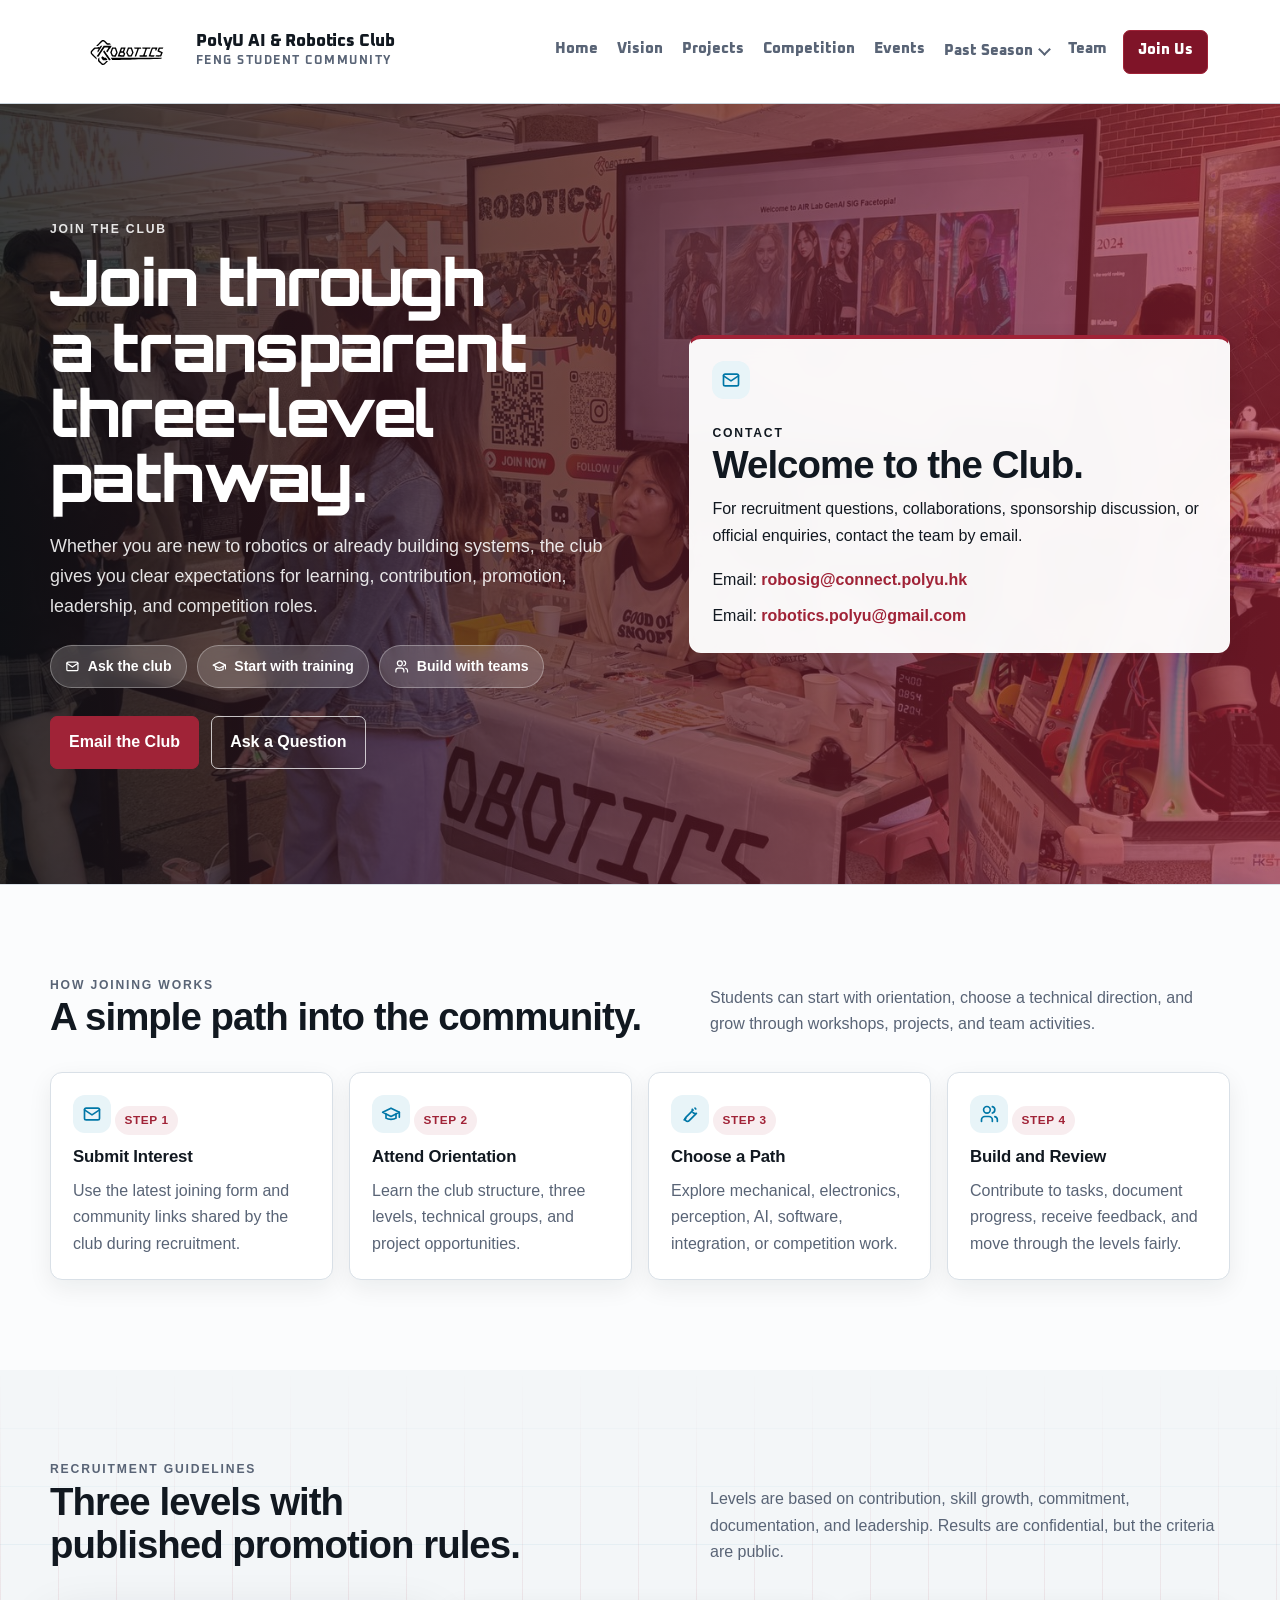
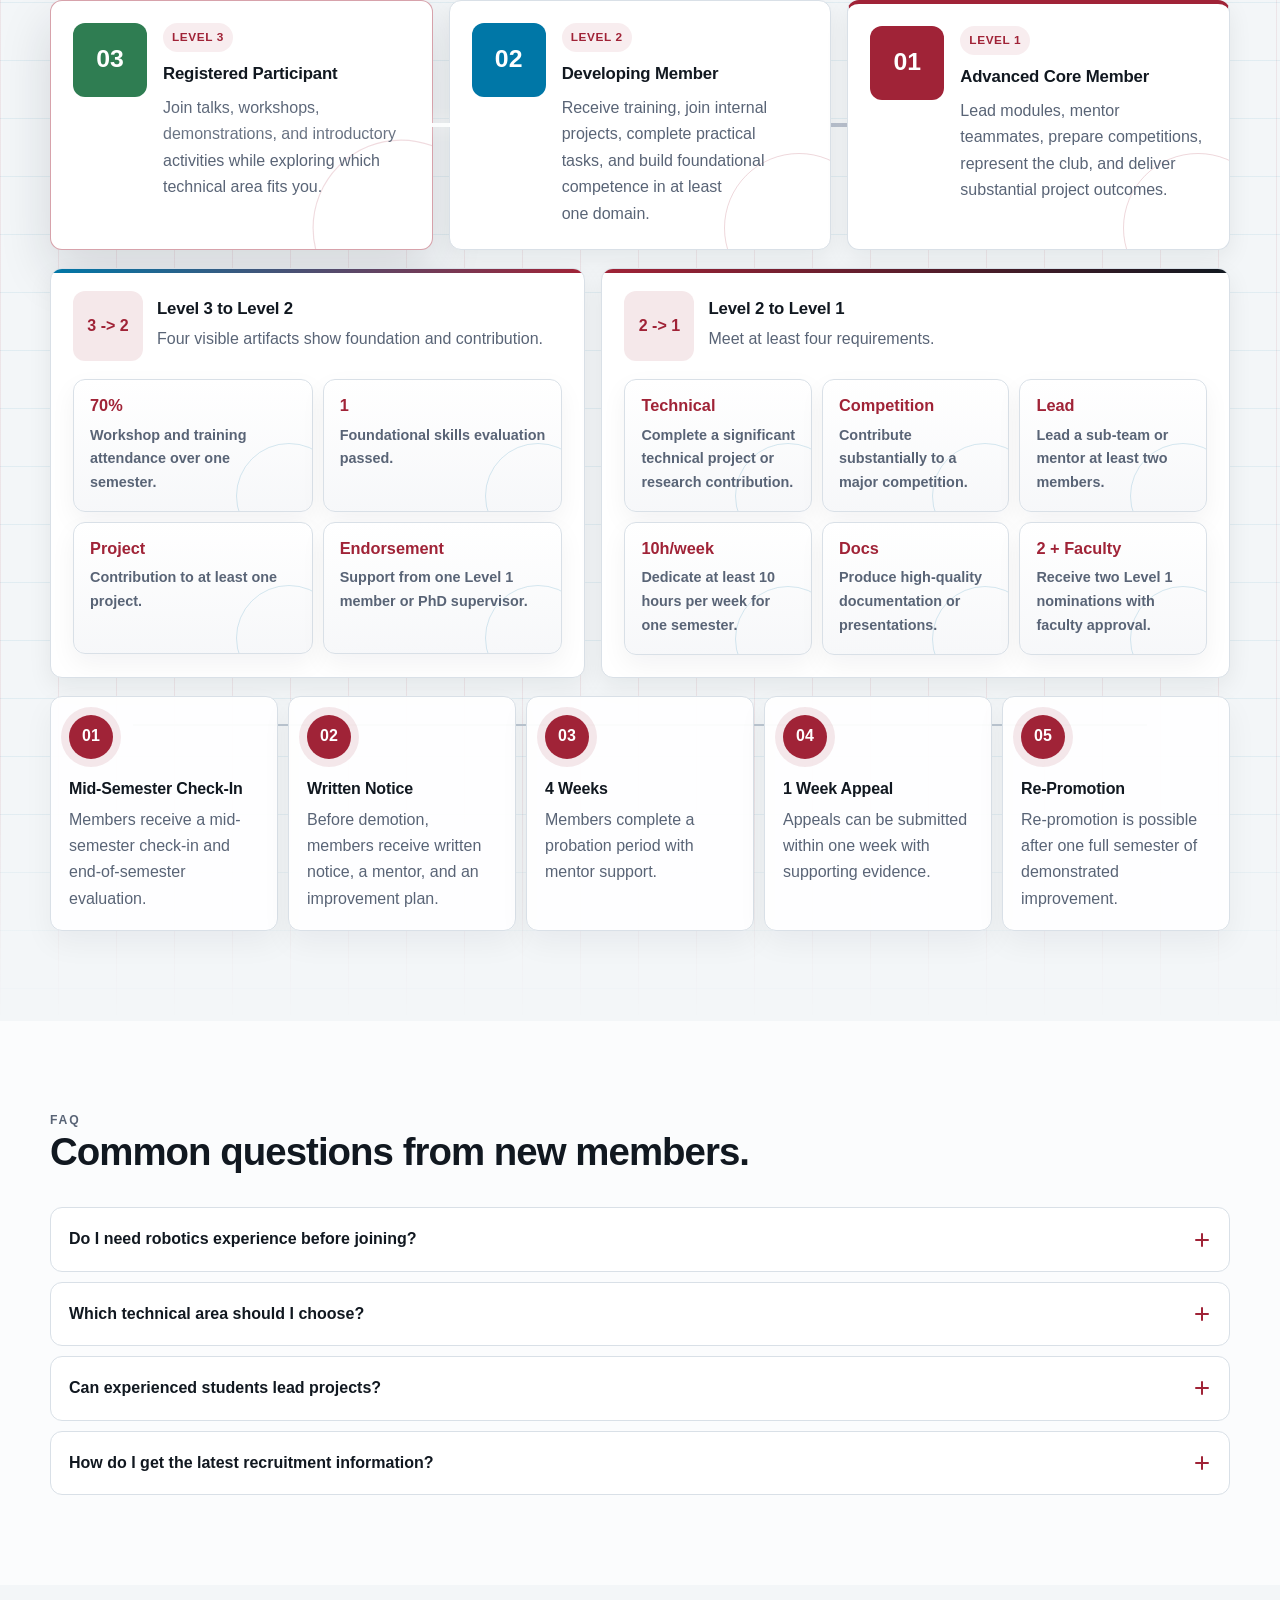
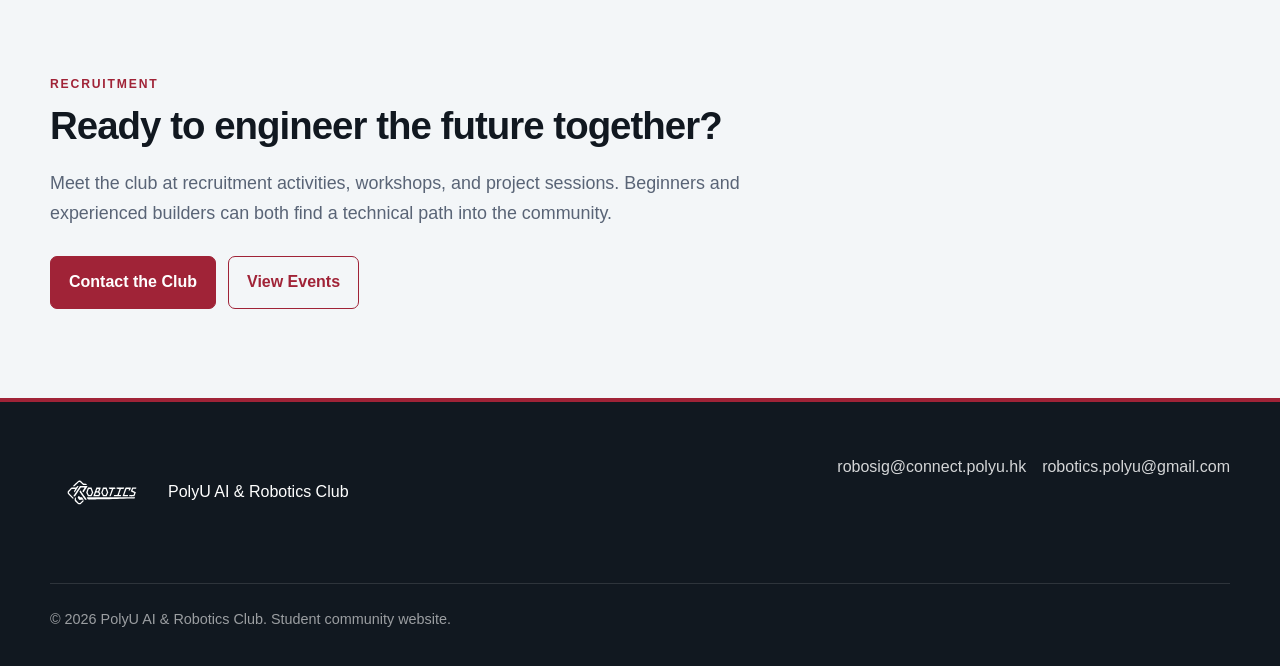
<file: join.html>
<!doctype html>
<html lang="en">
<head>
  <meta charset="utf-8">
  <meta name="viewport" content="width=device-width, initial-scale=1">
  <title>Join | PolyU AI &amp; Robotics Club</title>
  <meta name="description" content="Join PolyU AI and Robotics Club and review the transparent three-level recruitment, promotion, probation, and evaluation rules.">
  <meta property="og:title" content="Join | PolyU AI &amp; Robotics Club">
  <meta property="og:description" content="Start your path from beginner to competition engineer.">
  <meta property="og:image" content="images/robotic_logo.jpg">
  <meta name="twitter:card" content="summary_large_image">
  <link rel="icon" href="images/robotic_logo.svg" type="image/svg+xml">
  <link rel="preconnect" href="https://fonts.googleapis.com">
  <link rel="preconnect" href="https://fonts.gstatic.com" crossorigin>
  <link href="https://fonts.googleapis.com/css2?family=Orbitron:wght@600;700;800&family=Oxanium:wght@600;700;800&display=swap" rel="stylesheet">
  <link rel="stylesheet" href="assets/css/styles.css">
</head>
<body>
  <a class="skip-link" href="#main">Skip to content</a>
  <header class="site-header">
    <div class="header-inner">
      <a class="brand" href="index.html" aria-label="PolyU AI and Robotics Club home">
        <img class="brand-logo" src="images/robotic_logo.svg" width="1600" height="1131" alt="PolyU AI and Robotics Club logo">
        <span class="brand-text">
          <span class="brand-title">PolyU AI &amp; Robotics Club</span>
          <span class="brand-subtitle">FENG Student Community</span>
        </span>
      </a>
      <button class="nav-toggle" type="button" aria-label="Open navigation" aria-expanded="false" aria-controls="primary-nav">
        <span aria-hidden="true"></span>
      </button>
      <nav id="primary-nav" class="primary-nav" aria-label="Primary navigation">
        <a href="index.html">Home</a>
        <a href="about.html">Vision</a>
        <a href="projects.html">Projects</a>
        <a href="competition.html">Competition</a>
        <a href="events.html">Events</a>
        <details class="nav-dropdown">
          <summary>Past Season</summary>
          <div class="nav-dropdown-menu">
            <a href="past-seasons.html#season-2026">2025-2026</a>
            <a href="past-seasons.html#season-2025">2024-2025</a>
            <a href="past-seasons.html#older-seasons">Before 2024</a>
          </div>
        </details>
        <a href="team.html">Team</a>
        <a class="nav-cta" href="join.html">Join Us</a>
      </nav>
    </div>
  </header>

  <main id="main">
    <section class="page-hero join-hero">
      <div class="hero-inner">
        <div class="hero-copy">
          <p class="kicker">Join The Club</p>
          <h1 class="page-title">Join through a transparent three-level pathway.</h1>
          <p class="lead">
            Whether you are new to robotics or already building systems, the club gives you clear expectations for learning, contribution, promotion, leadership, and competition roles.
          </p>
          <div class="visual-tags" aria-label="Joining highlights">
            <span class="visual-tag"><svg class="icon" aria-hidden="true"><use href="assets/icons.svg#icon-mail"></use></svg>Ask the club</span>
            <span class="visual-tag"><svg class="icon" aria-hidden="true"><use href="assets/icons.svg#icon-graduation"></use></svg>Start with training</span>
            <span class="visual-tag"><svg class="icon" aria-hidden="true"><use href="assets/icons.svg#icon-users"></use></svg>Build with teams</span>
          </div>
          <div class="actions">
            <a class="button" href="mailto:robosig@connect.polyu.hk">Email the Club</a>
            <a class="button secondary" href="mailto:robosig@connect.polyu.hk">Ask a Question</a>
          </div>
        </div>
        <div class="card accent">
          <span class="card-icon" aria-hidden="true"><svg class="icon"><use href="assets/icons.svg#icon-mail"></use></svg></span>
          <p class="kicker">Contact</p>
          <h2>Welcome to the Club.</h2>
          <p>
            For recruitment questions, collaborations, sponsorship discussion, or official enquiries, contact the team by email.
          </p>
          <ul class="contact-list">
            <li>Email: <a href="mailto:robosig@connect.polyu.hk">robosig@connect.polyu.hk</a></li>
            <li>Email: <a href="mailto:robotics.polyu@gmail.com">robotics.polyu@gmail.com</a></li>
          </ul>
        </div>
      </div>
    </section>

    <section class="section">
      <div class="section-inner">
        <div class="section-heading">
          <div>
            <p class="kicker">How Joining Works</p>
            <h2>A simple path into the community.</h2>
          </div>
          <p>Students can start with orientation, choose a technical direction, and grow through workshops, projects, and team activities.</p>
        </div>
        <div class="grid grid-4">
          <article class="card">
            <span class="card-icon" aria-hidden="true"><svg class="icon"><use href="assets/icons.svg#icon-mail"></use></svg></span>
            <span class="eyebrow">Step 1</span>
            <h3>Submit Interest</h3>
            <p>Use the latest joining form and community links shared by the club during recruitment.</p>
          </article>
          <article class="card">
            <span class="card-icon" aria-hidden="true"><svg class="icon"><use href="assets/icons.svg#icon-graduation"></use></svg></span>
            <span class="eyebrow">Step 2</span>
            <h3>Attend Orientation</h3>
            <p>Learn the club structure, three levels, technical groups, and project opportunities.</p>
          </article>
          <article class="card">
            <span class="card-icon" aria-hidden="true"><svg class="icon"><use href="assets/icons.svg#icon-wrench"></use></svg></span>
            <span class="eyebrow">Step 3</span>
            <h3>Choose a Path</h3>
            <p>Explore mechanical, electronics, perception, AI, software, integration, or competition work.</p>
          </article>
          <article class="card">
            <span class="card-icon" aria-hidden="true"><svg class="icon"><use href="assets/icons.svg#icon-users"></use></svg></span>
            <span class="eyebrow">Step 4</span>
            <h3>Build and Review</h3>
            <p>Contribute to tasks, document progress, receive feedback, and move through the levels fairly.</p>
          </article>
        </div>
      </div>
    </section>

    <section class="section band recruitment-guidelines-section">
      <div class="section-inner">
        <div class="section-heading">
          <div>
            <p class="kicker">Recruitment Guidelines</p>
            <h2>Three levels with published promotion rules.</h2>
          </div>
          <p>Levels are based on contribution, skill growth, commitment, documentation, and leadership. Results are confidential, but the criteria are public.</p>
        </div>
        <div class="level-pathway" data-level-pathway aria-label="Three recruitment levels">
          <article class="tier-card pathway-tier is-active" data-level-card data-motion-card tabindex="0">
            <span class="level-badge">03</span>
            <div class="tier-copy">
              <span class="eyebrow">Level 3</span>
              <h3>Registered Participant</h3>
              <p>Join talks, workshops, demonstrations, and introductory activities while exploring which technical area fits you.</p>
            </div>
          </article>
          <article class="tier-card pathway-tier" data-level-card data-motion-card tabindex="0">
            <span class="level-badge">02</span>
            <div class="tier-copy">
              <span class="eyebrow">Level 2</span>
              <h3>Developing Member</h3>
              <p>Receive training, join internal projects, complete practical tasks, and build foundational competence in at least one domain.</p>
            </div>
          </article>
          <article class="tier-card pathway-tier featured" data-level-card data-motion-card tabindex="0">
            <span class="level-badge">01</span>
            <div class="tier-copy">
              <span class="eyebrow">Level 1</span>
              <h3>Advanced Core Member</h3>
              <p>Lead modules, mentor teammates, prepare competitions, represent the club, and deliver substantial project outcomes.</p>
            </div>
          </article>
        </div>

        <div class="promotion-artifact-board">
          <article class="rule-panel artifact-panel">
            <div class="artifact-panel-head">
              <span class="path-badge">3 -> 2</span>
              <div>
                <h3>Level 3 to Level 2</h3>
                <p>Four visible artifacts show foundation and contribution.</p>
              </div>
            </div>
            <div class="artifact-grid">
              <div class="guideline-artifact">
                <strong>70%</strong>
                <span>Workshop and training attendance over one semester.</span>
              </div>
              <div class="guideline-artifact">
                <strong>1</strong>
                <span>Foundational skills evaluation passed.</span>
              </div>
              <div class="guideline-artifact">
                <strong>Project</strong>
                <span>Contribution to at least one project.</span>
              </div>
              <div class="guideline-artifact">
                <strong>Endorsement</strong>
                <span>Support from one Level 1 member or PhD supervisor.</span>
              </div>
            </div>
          </article>

          <article class="rule-panel artifact-panel featured-artifact-panel">
            <div class="artifact-panel-head">
              <span class="path-badge">2 -> 1</span>
              <div>
                <h3>Level 2 to Level 1</h3>
                <p>Meet at least four requirements.</p>
              </div>
            </div>
            <div class="artifact-grid six-artifacts">
              <div class="guideline-artifact">
                <strong>Technical</strong>
                <span>Complete a significant technical project or research contribution.</span>
              </div>
              <div class="guideline-artifact">
                <strong>Competition</strong>
                <span>Contribute substantially to a major competition.</span>
              </div>
              <div class="guideline-artifact">
                <strong>Lead</strong>
                <span>Lead a sub-team or mentor at least two members.</span>
              </div>
              <div class="guideline-artifact">
                <strong>10h/week</strong>
                <span>Dedicate at least 10 hours per week for one semester.</span>
              </div>
              <div class="guideline-artifact">
                <strong>Docs</strong>
                <span>Produce high-quality documentation or presentations.</span>
              </div>
              <div class="guideline-artifact">
                <strong>2 + Faculty</strong>
                <span>Receive two Level 1 nominations with faculty approval.</span>
              </div>
            </div>
          </article>
        </div>

        <div class="review-timeline" aria-label="Probation and appeals timeline">
          <article class="review-step">
            <span>01</span>
            <h3>Mid-Semester Check-In</h3>
            <p>Members receive a mid-semester check-in and end-of-semester evaluation.</p>
          </article>
          <article class="review-step">
            <span>02</span>
            <h3>Written Notice</h3>
            <p>Before demotion, members receive written notice, a mentor, and an improvement plan.</p>
          </article>
          <article class="review-step">
            <span>03</span>
            <h3>4 Weeks</h3>
            <p>Members complete a probation period with mentor support.</p>
          </article>
          <article class="review-step">
            <span>04</span>
            <h3>1 Week Appeal</h3>
            <p>Appeals can be submitted within one week with supporting evidence.</p>
          </article>
          <article class="review-step">
            <span>05</span>
            <h3>Re-Promotion</h3>
            <p>Re-promotion is possible after one full semester of demonstrated improvement.</p>
          </article>
        </div>
      </div>
    </section>

    <section class="section">
      <div class="section-inner">
        <div class="section-heading">
          <div>
            <p class="kicker">FAQ</p>
            <h2>Common questions from new members.</h2>
          </div>
        </div>
        <div class="faq">
          <div class="faq-item">
            <button class="faq-question" type="button" aria-expanded="false" aria-controls="faq-1">
              Do I need robotics experience before joining?
              <span class="faq-icon" aria-hidden="true"></span>
            </button>
            <div id="faq-1" class="faq-answer">
              <p>No. Beginners can start with guided workshops and foundation tasks. Experience helps, but curiosity and consistency matter most.</p>
            </div>
          </div>
          <div class="faq-item">
            <button class="faq-question" type="button" aria-expanded="false" aria-controls="faq-2">
              Which technical area should I choose?
              <span class="faq-icon" aria-hidden="true"></span>
            </button>
            <div id="faq-2" class="faq-answer">
              <p>You can begin with the area that interests you most, then move across tracks as you learn how full robotics systems connect.</p>
            </div>
          </div>
          <div class="faq-item">
            <button class="faq-question" type="button" aria-expanded="false" aria-controls="faq-3">
              Can experienced students lead projects?
              <span class="faq-icon" aria-hidden="true"></span>
            </button>
            <div id="faq-3" class="faq-answer">
              <p>Yes. Experienced members can help lead project modules, mentor teammates, prepare competitions, and improve technical documentation.</p>
            </div>
          </div>
          <div class="faq-item">
            <button class="faq-question" type="button" aria-expanded="false" aria-controls="faq-4">
              How do I get the latest recruitment information?
              <span class="faq-icon" aria-hidden="true"></span>
            </button>
            <div id="faq-4" class="faq-answer">
              <p>Use the contact emails on this page. Confirmed event dates and joining details can be shared by the club directly.</p>
            </div>
          </div>
        </div>
      </div>
    </section>

    <section class="section band">
      <div class="section-inner">
        <div>
          <p class="kicker">Recruitment</p>
          <h2>Ready to engineer the future together?</h2>
          <p class="lead">
            Meet the club at recruitment activities, workshops, and project sessions. Beginners and experienced builders can both find a technical path into the community.
          </p>
          <div class="actions">
            <a class="button" href="mailto:robosig@connect.polyu.hk">Contact the Club</a>
            <a class="button secondary" href="events.html">View Events</a>
          </div>
        </div>
      </div>
    </section>
  </main>

  <footer class="site-footer">
    <div class="footer-inner">
      <a class="footer-brand" href="index.html">
        <img src="images/robotic_logo.svg" width="1600" height="1131" alt="">
        <span>PolyU AI &amp; Robotics Club</span>
      </a>
      <div class="footer-links" aria-label="Footer links">
        <a href="mailto:robosig@connect.polyu.hk">robosig@connect.polyu.hk</a>
        <a href="mailto:robotics.polyu@gmail.com">robotics.polyu@gmail.com</a>
      </div>
      <p class="footer-note">&copy; 2026 PolyU AI &amp; Robotics Club. Student community website.</p>
    </div>
  </footer>
  <script src="assets/js/site.js"></script>
</body>
</html>
</file>
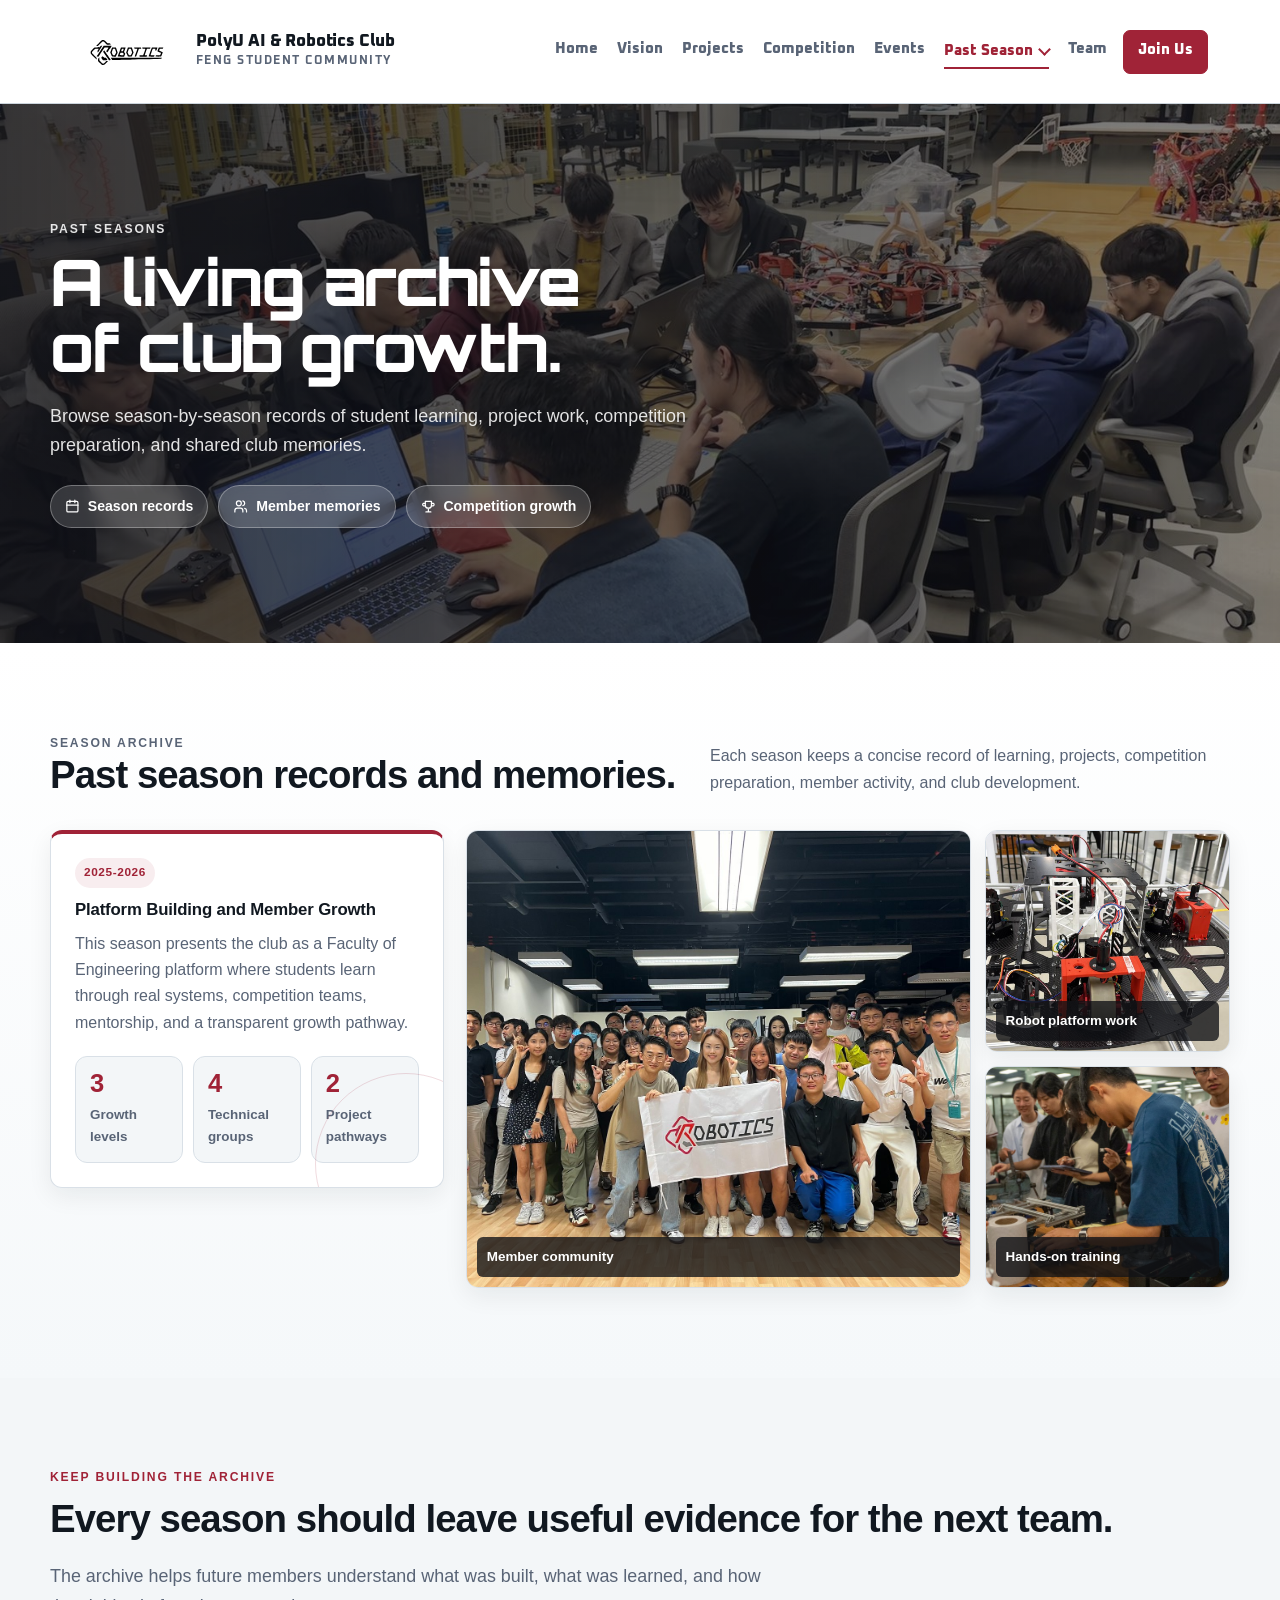
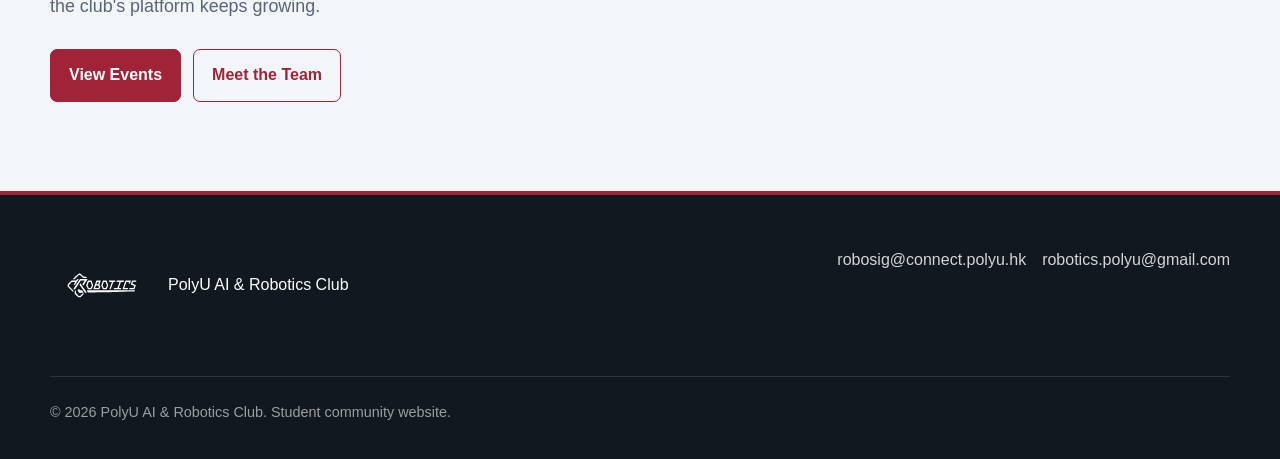
<file: past-seasons.html>
<!doctype html>
<html lang="en">
<head>
  <meta charset="utf-8">
  <meta name="viewport" content="width=device-width, initial-scale=1">
  <title>Past Seasons | PolyU AI &amp; Robotics Club</title>
  <meta name="description" content="Browse past seasons, club memories, member highlights, training, projects, and competition preparation from PolyU AI and Robotics Club.">
  <meta property="og:title" content="Past Seasons | PolyU AI &amp; Robotics Club">
  <meta property="og:description" content="Season archive for club memories, projects, training, and student development.">
  <meta property="og:image" content="images/robotic_logo.jpg">
  <meta name="twitter:card" content="summary_large_image">
  <link rel="icon" href="images/robotic_logo.svg" type="image/svg+xml">
  <link rel="preconnect" href="https://fonts.googleapis.com">
  <link rel="preconnect" href="https://fonts.gstatic.com" crossorigin>
  <link href="https://fonts.googleapis.com/css2?family=Orbitron:wght@600;700;800&family=Oxanium:wght@600;700;800&display=swap" rel="stylesheet">
  <link rel="stylesheet" href="assets/css/styles.css">
</head>
<body>
  <a class="skip-link" href="#main">Skip to content</a>
  <header class="site-header">
    <div class="header-inner">
      <a class="brand" href="index.html" aria-label="PolyU AI and Robotics Club home">
        <img class="brand-logo" src="images/robotic_logo.svg" width="1600" height="1131" alt="PolyU AI and Robotics Club logo">
        <span class="brand-text">
          <span class="brand-title">PolyU AI &amp; Robotics Club</span>
          <span class="brand-subtitle">FENG Student Community</span>
        </span>
      </a>
      <button class="nav-toggle" type="button" aria-label="Open navigation" aria-expanded="false" aria-controls="primary-nav">
        <span aria-hidden="true"></span>
      </button>
      <nav id="primary-nav" class="primary-nav" aria-label="Primary navigation">
        <a href="index.html">Home</a>
        <a href="about.html">Vision</a>
        <a href="projects.html">Projects</a>
        <a href="competition.html">Competition</a>
        <a href="events.html">Events</a>
        <details class="nav-dropdown">
          <summary>Past Season</summary>
          <div class="nav-dropdown-menu">
            <a href="past-seasons.html#season-2026">2025-2026</a>
            <a href="past-seasons.html#season-2025">2024-2025</a>
            <a href="past-seasons.html#older-seasons">Before 2024</a>
          </div>
        </details>
        <a href="team.html">Team</a>
        <a class="nav-cta" href="join.html">Join Us</a>
      </nav>
    </div>
  </header>

  <main id="main">
    <section class="page-hero image-hero seasons-hero">
      <div class="section-inner">
        <p class="kicker">Past Seasons</p>
        <h1 class="page-title">A living archive of club growth.</h1>
        <p class="lead page-lead">
          Browse season-by-season records of student learning, project work, competition preparation, and shared club memories.
        </p>
        <div class="visual-tags" aria-label="Season archive highlights">
          <span class="visual-tag"><svg class="icon" aria-hidden="true"><use href="assets/icons.svg#icon-calendar"></use></svg>Season records</span>
          <span class="visual-tag"><svg class="icon" aria-hidden="true"><use href="assets/icons.svg#icon-users"></use></svg>Member memories</span>
          <span class="visual-tag"><svg class="icon" aria-hidden="true"><use href="assets/icons.svg#icon-trophy"></use></svg>Competition growth</span>
        </div>
      </div>
    </section>

    <section class="section archive-section past-seasons-section">
      <div class="section-inner">
        <div class="section-heading">
          <div>
            <p class="kicker">Season Archive</p>
            <h2>Past season records and memories.</h2>
          </div>
          <p>Each season keeps a concise record of learning, projects, competition preparation, member activity, and club development.</p>
        </div>

        <div class="archive-panels" data-panel-group>
          <div class="archive-panel is-active" data-panel="season-2026">
            <div class="season-layout">
              <article class="season-summary-card" data-motion-card>
                <span class="eyebrow">2025-2026</span>
                <h3>Platform Building and Member Growth</h3>
                <p>This season presents the club as a Faculty of Engineering platform where students learn through real systems, competition teams, mentorship, and a transparent growth pathway.</p>
                <div class="season-metrics" aria-label="2025-2026 season focus">
                  <div><strong>3</strong><span>Growth levels</span></div>
                  <div><strong>4</strong><span>Technical groups</span></div>
                  <div><strong>2</strong><span>Project pathways</span></div>
                </div>
              </article>
              <div class="season-gallery">
                <figure data-motion-card>
                  <img src="images/club/member-group.jpg" width="1500" height="1125" alt="Club members gathering for a group activity">
                  <figcaption>Member community</figcaption>
                </figure>
                <figure data-motion-card>
                  <img src="images/club/robot-platform.jpg" width="1500" height="844" alt="Autonomous robot platform hardware with sensors and electronics">
                  <figcaption>Robot platform work</figcaption>
                </figure>
                <figure data-motion-card>
                  <img src="images/club/hands-on-training.jpg" width="1500" height="1125" alt="Students working on hands-on robotics training">
                  <figcaption>Hands-on training</figcaption>
                </figure>
              </div>
            </div>
          </div>

          <div class="archive-panel" data-panel="season-2025" hidden>
            <div class="season-layout">
              <article class="season-summary-card" data-motion-card>
                <span class="eyebrow">2024-2025</span>
                <h3>Foundation, Recruitment, and Technical Exploration</h3>
                <p>Earlier club activities focused on introducing students to robotics practice, team communication, project preparation, and shared technical learning.</p>
                <ul class="season-list">
                  <li>Recruitment and introductory club activities.</li>
                  <li>Training sessions for students entering robotics and AI work.</li>
                  <li>Project discussions around hardware, software, sensing, and system integration.</li>
                </ul>
              </article>
              <div class="season-gallery">
                <figure data-motion-card>
                  <img src="images/club/promotion-booth.jpg" width="1500" height="1125" alt="Club recruitment booth">
                  <figcaption>Recruitment booth</figcaption>
                </figure>
                <figure data-motion-card>
                  <img src="images/club/training-room.jpg" width="1500" height="1000" alt="Club training session in a room">
                  <figcaption>Training session</figcaption>
                </figure>
                <figure data-motion-card>
                  <img src="images/club/team-exchange.jpg" width="1500" height="1125" alt="Members discussing robotics hardware and platforms">
                  <figcaption>Team exchange</figcaption>
                </figure>
              </div>
            </div>
          </div>

          <div class="archive-panel" data-panel="older-seasons" hidden>
            <div class="season-layout">
              <article class="season-summary-card" data-motion-card>
                <span class="eyebrow">Before 2024</span>
                <h3>Previous PolyU Robotics Club Memories</h3>
                <p>Older records preserve the club's practical spirit: students learning together, preparing demonstrations, building systems, and celebrating competition-related achievements.</p>
                <ul class="season-list">
                  <li>Team workshops and project discussions.</li>
                  <li>Promotion activities for students interested in robotics.</li>
                  <li>Competition records and public-facing club memories.</li>
                </ul>
              </article>
              <div class="season-gallery">
                <figure data-motion-card>
                  <img src="images/club/team-working.jpg" width="1500" height="1125" alt="Previous club members working together">
                  <figcaption>Team workshop</figcaption>
                </figure>
                <figure data-motion-card>
                  <img src="images/club/competition-achievement.jpg" width="1500" height="1125" alt="Competition certificates and trophy displayed on a table">
                  <figcaption>Competition record</figcaption>
                </figure>
                <figure data-motion-card>
                  <img src="images/club/promotion-table.jpg" width="1500" height="1125" alt="Club promotion table with recruitment materials">
                  <figcaption>Promotion table</figcaption>
                </figure>
              </div>
            </div>
          </div>
        </div>
      </div>
    </section>

    <section class="section band">
      <div class="section-inner">
        <div>
          <p class="kicker">Keep Building the Archive</p>
          <h2>Every season should leave useful evidence for the next team.</h2>
          <p class="lead">The archive helps future members understand what was built, what was learned, and how the club's platform keeps growing.</p>
          <div class="actions">
            <a class="button" href="events.html">View Events</a>
            <a class="button secondary" href="team.html">Meet the Team</a>
          </div>
        </div>
      </div>
    </section>
  </main>

  <footer class="site-footer">
    <div class="footer-inner">
      <a class="footer-brand" href="index.html">
        <img src="images/robotic_logo.svg" width="1600" height="1131" alt="">
        <span>PolyU AI &amp; Robotics Club</span>
      </a>
      <div class="footer-links" aria-label="Footer links">
        <a href="mailto:robosig@connect.polyu.hk">robosig@connect.polyu.hk</a>
        <a href="mailto:robotics.polyu@gmail.com">robotics.polyu@gmail.com</a>
      </div>
      <p class="footer-note">&copy; 2026 PolyU AI &amp; Robotics Club. Student community website.</p>
    </div>
  </footer>
  <script src="assets/js/site.js"></script>
</body>
</html>
</file>
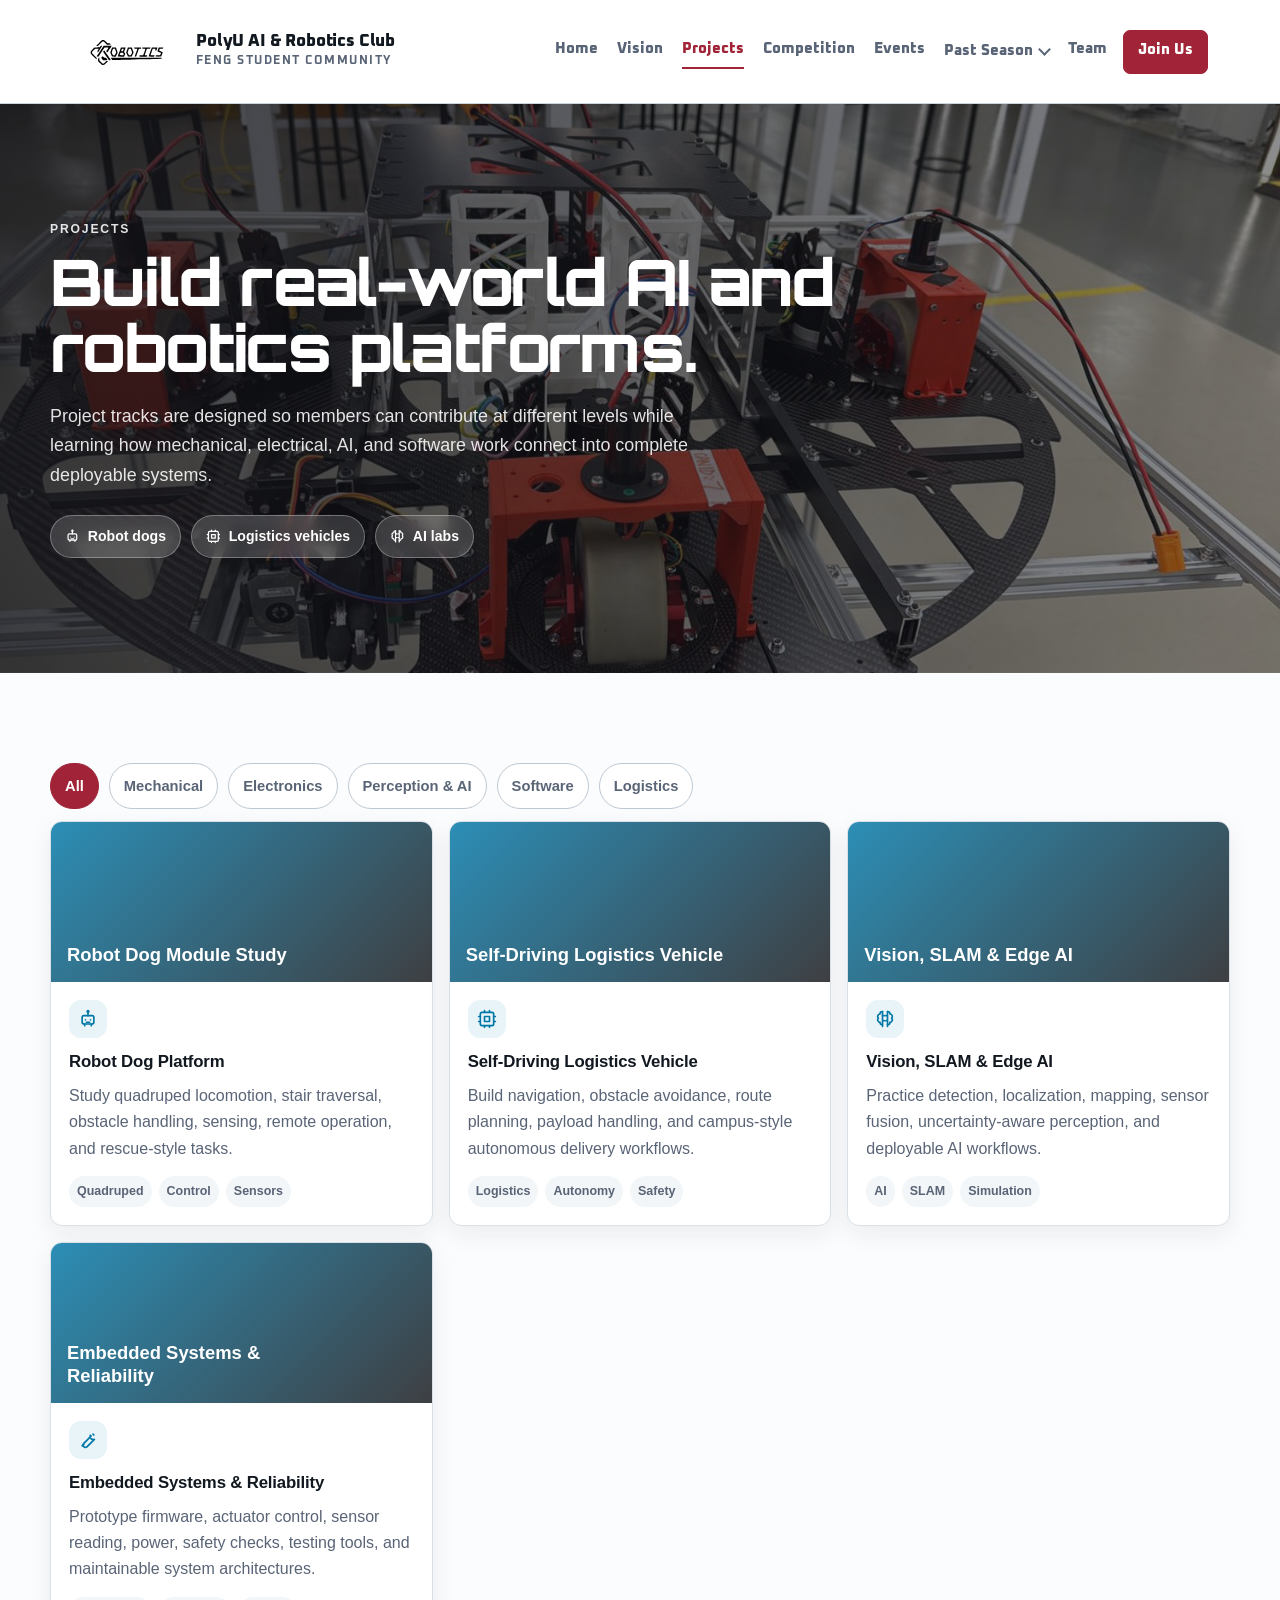
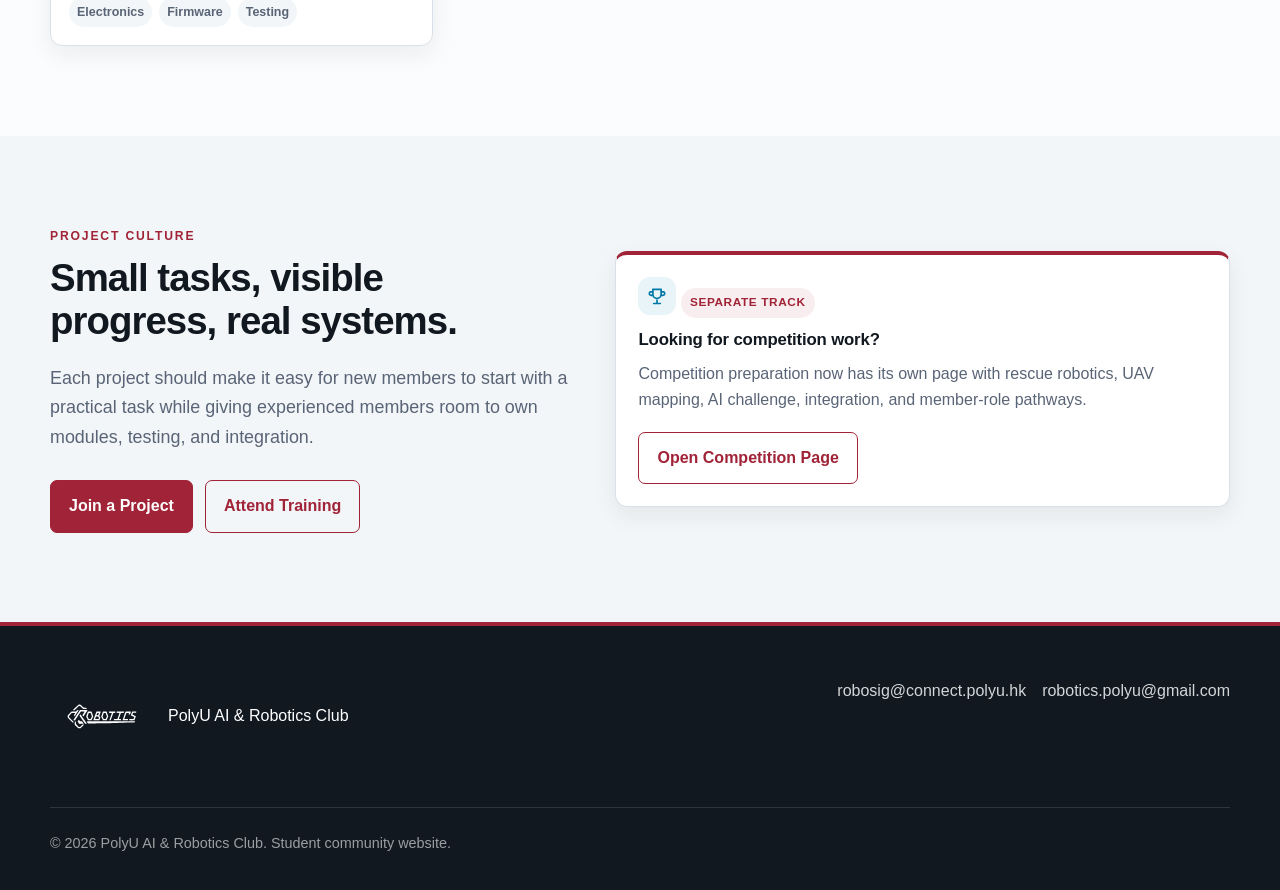
<file: projects.html>
<!doctype html>
<html lang="en">
<head>
  <meta charset="utf-8">
  <meta name="viewport" content="width=device-width, initial-scale=1">
  <title>Projects | PolyU AI &amp; Robotics Club</title>
  <meta name="description" content="Explore PolyU AI and Robotics Club project tracks for robot dogs, self-driving logistics vehicles, AI perception, embedded systems, and integrated robotics engineering.">
  <meta property="og:title" content="Projects | PolyU AI &amp; Robotics Club">
  <meta property="og:description" content="Robotics and AI project tracks for student builders.">
  <meta property="og:image" content="images/robotic_logo.jpg">
  <meta name="twitter:card" content="summary_large_image">
  <link rel="icon" href="images/robotic_logo.svg" type="image/svg+xml">
  <link rel="preconnect" href="https://fonts.googleapis.com">
  <link rel="preconnect" href="https://fonts.gstatic.com" crossorigin>
  <link href="https://fonts.googleapis.com/css2?family=Orbitron:wght@600;700;800&family=Oxanium:wght@600;700;800&display=swap" rel="stylesheet">
  <link rel="stylesheet" href="assets/css/styles.css">
</head>
<body>
  <a class="skip-link" href="#main">Skip to content</a>
  <header class="site-header">
    <div class="header-inner">
      <a class="brand" href="index.html" aria-label="PolyU AI and Robotics Club home">
        <img class="brand-logo" src="images/robotic_logo.svg" width="1600" height="1131" alt="PolyU AI and Robotics Club logo">
        <span class="brand-text">
          <span class="brand-title">PolyU AI &amp; Robotics Club</span>
          <span class="brand-subtitle">FENG Student Community</span>
        </span>
      </a>
      <button class="nav-toggle" type="button" aria-label="Open navigation" aria-expanded="false" aria-controls="primary-nav">
        <span aria-hidden="true"></span>
      </button>
      <nav id="primary-nav" class="primary-nav" aria-label="Primary navigation">
        <a href="index.html">Home</a>
        <a href="about.html">Vision</a>
        <a href="projects.html">Projects</a>
        <a href="competition.html">Competition</a>
        <a href="events.html">Events</a>
        <details class="nav-dropdown">
          <summary>Past Season</summary>
          <div class="nav-dropdown-menu">
            <a href="past-seasons.html#season-2026">2025-2026</a>
            <a href="past-seasons.html#season-2025">2024-2025</a>
            <a href="past-seasons.html#older-seasons">Before 2024</a>
          </div>
        </details>
        <a href="team.html">Team</a>
        <a class="nav-cta" href="join.html">Join Us</a>
      </nav>
    </div>
  </header>

  <main id="main">
    <section class="page-hero image-hero projects-hero">
      <div class="section-inner">
        <p class="kicker">Projects</p>
          <h1 class="page-title">Build real-world AI and robotics platforms.</h1>
          <p class="lead page-lead">
          Project tracks are designed so members can contribute at different levels while learning how mechanical, electrical, AI, and software work connect into complete deployable systems.
        </p>
        <div class="visual-tags" aria-label="Project highlights">
          <span class="visual-tag"><svg class="icon" aria-hidden="true"><use href="assets/icons.svg#icon-bot"></use></svg>Robot dogs</span>
          <span class="visual-tag"><svg class="icon" aria-hidden="true"><use href="assets/icons.svg#icon-cpu"></use></svg>Logistics vehicles</span>
          <span class="visual-tag"><svg class="icon" aria-hidden="true"><use href="assets/icons.svg#icon-brain"></use></svg>AI labs</span>
        </div>
      </div>
    </section>

    <section class="section">
      <div class="section-inner">
        <div class="filter-bar" data-filter-group data-filter-target="[data-filter-item]">
          <button class="filter-button is-active" type="button" data-filter="all">All</button>
          <button class="filter-button" type="button" data-filter="mechanical">Mechanical</button>
          <button class="filter-button" type="button" data-filter="electronics">Electronics</button>
          <button class="filter-button" type="button" data-filter="perception">Perception &amp; AI</button>
          <button class="filter-button" type="button" data-filter="software">Software</button>
          <button class="filter-button" type="button" data-filter="logistics">Logistics</button>
        </div>

        <div class="grid grid-3">
          <article class="project-card" data-filter-item data-category="mechanical electronics software perception">
            <div class="card-media">
              <strong>Robot Dog Module Study</strong>
            </div>
            <div class="card-body">
              <span class="card-icon" aria-hidden="true"><svg class="icon"><use href="assets/icons.svg#icon-bot"></use></svg></span>
              <h3>Robot Dog Platform</h3>
              <p>Study quadruped locomotion, stair traversal, obstacle handling, sensing, remote operation, and rescue-style tasks.</p>
              <ul class="tag-list">
                <li>Quadruped</li>
                <li>Control</li>
                <li>Sensors</li>
              </ul>
            </div>
          </article>

          <article class="project-card" data-filter-item data-category="mechanical electronics software perception logistics">
            <div class="card-media">
              <strong>Self-Driving Logistics Vehicle</strong>
            </div>
            <div class="card-body">
              <span class="card-icon" aria-hidden="true"><svg class="icon"><use href="assets/icons.svg#icon-cpu"></use></svg></span>
              <h3>Self-Driving Logistics Vehicle</h3>
              <p>Build navigation, obstacle avoidance, route planning, payload handling, and campus-style autonomous delivery workflows.</p>
              <ul class="tag-list">
                <li>Logistics</li>
                <li>Autonomy</li>
                <li>Safety</li>
              </ul>
            </div>
          </article>

          <article class="project-card" data-filter-item data-category="perception software">
            <div class="card-media">
              <strong>Vision, SLAM &amp; Edge AI</strong>
            </div>
            <div class="card-body">
              <span class="card-icon" aria-hidden="true"><svg class="icon"><use href="assets/icons.svg#icon-brain"></use></svg></span>
              <h3>Vision, SLAM &amp; Edge AI</h3>
              <p>Practice detection, localization, mapping, sensor fusion, uncertainty-aware perception, and deployable AI workflows.</p>
              <ul class="tag-list">
                <li>AI</li>
                <li>SLAM</li>
                <li>Simulation</li>
              </ul>
            </div>
          </article>

          <article class="project-card" data-filter-item data-category="electronics software mechanical">
            <div class="card-media">
              <strong>Embedded Systems &amp; Reliability</strong>
            </div>
            <div class="card-body">
              <span class="card-icon" aria-hidden="true"><svg class="icon"><use href="assets/icons.svg#icon-wrench"></use></svg></span>
              <h3>Embedded Systems &amp; Reliability</h3>
              <p>Prototype firmware, actuator control, sensor reading, power, safety checks, testing tools, and maintainable system architectures.</p>
              <ul class="tag-list">
                <li>Electronics</li>
                <li>Firmware</li>
                <li>Testing</li>
              </ul>
            </div>
          </article>
        </div>
      </div>
    </section>

    <section class="section band">
      <div class="section-inner">
        <div class="split">
          <div>
            <p class="kicker">Project Culture</p>
            <h2>Small tasks, visible progress, real systems.</h2>
            <p class="lead">
              Each project should make it easy for new members to start with a practical task while giving experienced members room to own modules, testing, and integration.
            </p>
            <div class="actions">
              <a class="button" href="join.html">Join a Project</a>
              <a class="button secondary" href="events.html">Attend Training</a>
            </div>
          </div>
          <article class="card accent reveal-card">
            <span class="card-icon" aria-hidden="true"><svg class="icon"><use href="assets/icons.svg#icon-trophy"></use></svg></span>
            <span class="eyebrow">Separate Track</span>
            <h3>Looking for competition work?</h3>
            <p>Competition preparation now has its own page with rescue robotics, UAV mapping, AI challenge, integration, and member-role pathways.</p>
            <div class="actions compact-actions">
              <a class="button secondary" href="competition.html">Open Competition Page</a>
            </div>
          </article>
        </div>
      </div>
    </section>
  </main>

  <footer class="site-footer">
    <div class="footer-inner">
      <a class="footer-brand" href="index.html">
        <img src="images/robotic_logo.svg" width="1600" height="1131" alt="">
        <span>PolyU AI &amp; Robotics Club</span>
      </a>
      <div class="footer-links" aria-label="Footer links">
        <a href="mailto:robosig@connect.polyu.hk">robosig@connect.polyu.hk</a>
        <a href="mailto:robotics.polyu@gmail.com">robotics.polyu@gmail.com</a>
      </div>
      <p class="footer-note">&copy; 2026 PolyU AI &amp; Robotics Club. Student community website.</p>
    </div>
  </footer>
  <script src="assets/js/site.js"></script>
</body>
</html>
</file>
<file: assets/css/styles.css>
:root {
  --polyu-red: #a02337;
  --polyu-red-dark: #7f1428;
  --ink: #16171a;
  --muted: #5d6574;
  --soft: #f6f7f9;
  --panel: #ffffff;
  --line: #dde2ea;
  --line-strong: #c8ced8;
  --accent: #0077a7;
  --accent-soft: #e7f5f8;
  --success: #2f7d52;
  --shadow: 0 20px 55px rgba(18, 28, 45, 0.12);
  --radius: 8px;
  --content: 1140px;
}

* {
  box-sizing: border-box;
}

html {
  scroll-behavior: smooth;
}

body {
  margin: 0;
  color: var(--ink);
  background: #ffffff;
  font-family: Inter, "Segoe UI", Arial, sans-serif;
  line-height: 1.55;
}

body.nav-open {
  overflow: hidden;
}

a {
  color: inherit;
}

a:focus-visible,
button:focus-visible {
  outline: 3px solid rgba(0, 119, 167, 0.38);
  outline-offset: 3px;
}

img {
  max-width: 100%;
  height: auto;
  display: block;
}

.skip-link {
  position: absolute;
  left: 16px;
  top: -48px;
  z-index: 100;
  padding: 10px 14px;
  border-radius: 6px;
  background: var(--ink);
  color: #ffffff;
  text-decoration: none;
  transition: top 0.2s ease;
}

.skip-link:focus {
  top: 16px;
}

.site-header {
  position: sticky;
  top: 0;
  z-index: 50;
  border-bottom: 1px solid rgba(221, 226, 234, 0.92);
  background: rgba(255, 255, 255, 0.96);
  backdrop-filter: blur(14px);
}

.header-inner {
  display: flex;
  align-items: center;
  justify-content: space-between;
  gap: 18px;
  max-width: var(--content);
  min-height: 76px;
  margin: 0 auto;
  padding: 12px 22px;
}

.brand {
  display: inline-flex;
  align-items: center;
  gap: 12px;
  min-width: 0;
  color: var(--ink);
  text-decoration: none;
}

.brand-logo {
  width: 120px;
  height: auto;
  aspect-ratio: 1600 / 1131;
  object-fit: contain;
  flex: 0 0 auto;
}

.brand-text {
  display: grid;
  gap: 1px;
  min-width: 0;
}

.brand-title {
  font-family: Oxanium, Inter, "Segoe UI", Arial, sans-serif;
  font-size: 1.08rem;
  font-weight: 800;
  line-height: 1.1;
  white-space: nowrap;
}

.brand-subtitle {
  color: var(--muted);
  font-family: Oxanium, Inter, "Segoe UI", Arial, sans-serif;
  font-size: 1.0rem;
  font-weight: 700;
  letter-spacing: 0.08em;
  text-transform: uppercase;
}

.nav-toggle {
  display: none;
  align-items: center;
  justify-content: center;
  width: 42px;
  height: 42px;
  border: 1px solid var(--line);
  border-radius: 6px;
  background: #ffffff;
  color: var(--ink);
  cursor: pointer;
}

.nav-toggle span,
.nav-toggle span::before,
.nav-toggle span::after {
  display: block;
  width: 19px;
  height: 2px;
  border-radius: 999px;
  background: currentColor;
  content: "";
  transition: transform 0.2s ease, opacity 0.2s ease;
}

.nav-toggle span {
  position: relative;
}

.nav-toggle span::before {
  position: absolute;
  top: -6px;
}

.nav-toggle span::after {
  position: absolute;
  top: 6px;
}

.nav-toggle[aria-expanded="true"] span {
  background: transparent;
}

.nav-toggle[aria-expanded="true"] span::before {
  transform: translateY(6px) rotate(45deg);
}

.nav-toggle[aria-expanded="true"] span::after {
  transform: translateY(-6px) rotate(-45deg);
}

.primary-nav {
  display: flex;
  align-items: center;
  gap: 1px;
}

.primary-nav a,
.nav-dropdown summary {
  position: relative;
  padding: 10px 9px;
  border-radius: 6px;
  color: var(--muted);
  font-family: Oxanium, Inter, "Segoe UI", Arial, sans-serif;
  font-size: 1.03rem;
  font-weight: 800;
  line-height: 1.1;
  text-decoration: none;
}

.primary-nav a:hover,
.primary-nav a[aria-current="page"],
.nav-dropdown:hover summary,
.nav-dropdown[open] summary,
.nav-dropdown summary[aria-current="page"] {
  color: var(--polyu-red);
  background: rgba(160, 35, 55, 0.08);
}

.nav-dropdown {
  position: relative;
}

.nav-dropdown summary {
  display: inline-flex;
  align-items: center;
  gap: 7px;
  list-style: none;
  cursor: pointer;
}

.nav-dropdown summary::-webkit-details-marker {
  display: none;
}

.nav-dropdown summary::after {
  width: 7px;
  height: 7px;
  border-right: 2px solid currentColor;
  border-bottom: 2px solid currentColor;
  content: "";
  transform: translateY(-2px) rotate(45deg);
  transition: transform 0.2s ease;
}

.nav-dropdown[open] summary::after {
  transform: translateY(2px) rotate(225deg);
}

.nav-dropdown-menu {
  position: absolute;
  top: calc(100% + 8px);
  left: 0;
  z-index: 80;
  display: grid;
  min-width: 190px;
  padding: 8px;
  border: 1px solid var(--line);
  border-radius: var(--radius);
  background: rgba(255, 255, 255, 0.98);
  box-shadow: var(--shadow);
}

.nav-dropdown-menu a {
  padding: 9px 10px;
  white-space: nowrap;
}

.primary-nav .nav-cta {
  margin-left: 6px;
  border: 1px solid var(--polyu-red);
  background: var(--polyu-red);
  color: #ffffff;
}

.primary-nav .nav-cta:hover,
.primary-nav .nav-cta[aria-current="page"] {
  background: var(--polyu-red-dark);
  color: #ffffff;
}

main {
  overflow: hidden;
}

.section,
.page-hero,
.site-footer {
  padding-right: 22px;
  padding-left: 22px;
}

.section-inner,
.hero-inner,
.footer-inner {
  max-width: var(--content);
  margin: 0 auto;
}

.section {
  padding-top: 64px;
  padding-bottom: 64px;
}

.section.band {
  background: var(--soft);
}

.page-hero {
  position: relative;
  padding-top: 72px;
  padding-bottom: 72px;
  border-bottom: 1px solid var(--line);
  background:
    linear-gradient(120deg, rgba(160, 35, 55, 0.08), rgba(0, 119, 167, 0.08)),
    #ffffff;
}

.home-hero {
  display: grid;
  align-items: center;
  min-height: calc(100vh - 76px);
  padding-top: 86px;
  padding-bottom: 48px;
  background:
    linear-gradient(180deg, rgba(17, 18, 23, 0.46), rgba(17, 18, 23, 0.72)),
    url("../../images/club/member-group.jpg") center 42% / cover;
  color: #ffffff;
}

.join-hero {
  background:
    linear-gradient(90deg, rgba(17, 18, 23, 0.82), rgba(160, 35, 55, 0.66)),
    url("../../images/club/promotion-table.jpg") center 44% / cover;
  color: #ffffff;
}

.image-hero {
  border-bottom: 0;
  background:
    linear-gradient(90deg, rgba(17, 18, 23, 0.82), rgba(17, 18, 23, 0.48)),
    var(--hero-image) center / cover;
  color: #ffffff;
}

.about-hero {
  --hero-image: url("../../images/club/hands-on-training.jpg");
}

.team-hero {
  --hero-image: url("../../images/club/team-exchange.jpg");
}

.projects-hero {
  --hero-image: url("../../images/club/robot-platform.jpg");
}

.competition-hero {
  --hero-image: url("../../images/club/competition-achievement.jpg");
}

.seasons-hero {
  --hero-image: url("../../images/club/team-working.jpg");
}

.events-hero {
  --hero-image: url("../../images/club/promotion-booth.jpg");
}

.hero-inner {
  display: grid;
  grid-template-columns: minmax(0, 1.05fr) minmax(330px, 0.95fr);
  align-items: center;
  gap: 42px;
}

.hero-copy {
  min-width: 0;
}

.home-hero .hero-inner {
  grid-template-columns: 1fr;
  justify-items: center;
  text-align: center;
}

.home-hero .hero-copy {
  max-width: min(100%, 1120px);
}

.home-hero h1 {
  max-width: none;
  font-size: 4.15rem;
  white-space: nowrap;
}

.home-hero .kicker,
.home-hero .lead,
.join-hero .kicker,
.join-hero .lead,
.image-hero .kicker,
.image-hero .lead {
  color: rgba(255, 255, 255, 0.88);
}

.home-hero .lead {
  margin-right: auto;
  margin-left: auto;
}

.home-hero .visual-tags {
  justify-content: center;
}

.home-hero .actions {
  justify-content: center;
}

.home-hero .button.secondary {
  border-color: rgba(255, 255, 255, 0.7);
  color: #ffffff;
}

.home-hero .button.secondary:hover {
  background: rgba(255, 255, 255, 0.14);
}

.kicker {
  margin: 0 0 12px;
  color: var(--polyu-red);
  font-size: 0.78rem;
  font-weight: 850;
  letter-spacing: 0.12em;
  text-transform: uppercase;
}

h1,
h2,
h3,
h4,
p {
  overflow-wrap: anywhere;
}

h1,
.page-title {
  margin: 0;
  max-width: 820px;
  font-family: Orbitron, Inter, "Segoe UI", Arial, sans-serif;
  font-size: 4.6rem;
  font-weight: 800;
  line-height: 0.98;
  letter-spacing: 0;
}

.page-title {
  max-width: 900px;
  font-size: 3.75rem;
}

h2 {
  margin: 0;
  font-size: 2.25rem;
  line-height: 1.12;
  letter-spacing: 0;
}

h3 {
  margin: 0;
  font-size: 1.05rem;
  line-height: 1.25;
}

.lead {
  max-width: 720px;
  margin: 22px 0 0;
  color: var(--muted);
  font-size: 1.12rem;
}

.page-lead {
  max-width: 760px;
}

.visual-tags {
  display: flex;
  flex-wrap: wrap;
  gap: 10px;
  margin-top: 24px;
}

.visual-tag {
  display: inline-flex;
  align-items: center;
  gap: 8px;
  min-height: 36px;
  padding: 8px 11px;
  border: 1px solid var(--line);
  border-radius: 999px;
  background: rgba(255, 255, 255, 0.72);
  color: var(--ink);
  font-size: 0.88rem;
  font-weight: 800;
}

.home-hero .visual-tag,
.join-hero .visual-tag,
.image-hero .visual-tag {
  border-color: rgba(255, 255, 255, 0.3);
  background: rgba(255, 255, 255, 0.16);
  color: #ffffff;
  backdrop-filter: blur(8px);
}

.join-hero .card {
  border-color: rgba(255, 255, 255, 0.26);
  background: rgba(255, 255, 255, 0.96);
  color: var(--ink);
  backdrop-filter: blur(12px);
}

.join-hero .card h2,
.join-hero .card p,
.join-hero .card li,
.join-hero .card .kicker {
  color: var(--ink);
}

.join-hero .card .contact-list a {
  color: var(--polyu-red);
}

.icon {
  width: 1.05em;
  height: 1.05em;
  fill: none;
  stroke: currentColor;
  stroke-width: 2;
  stroke-linecap: round;
  stroke-linejoin: round;
  flex: 0 0 auto;
}

.card-icon,
.stat-icon,
.event-icon {
  display: inline-grid;
  width: 38px;
  aspect-ratio: 1 / 1;
  margin-bottom: 14px;
  place-items: center;
  border-radius: var(--radius);
  background: var(--accent-soft);
  color: var(--accent);
}

.card-icon .icon,
.stat-icon .icon,
.event-icon .icon {
  width: 20px;
  height: 20px;
}

.home-section-projects .card-icon,
.home-section-projects .event-icon,
.home-section-recruitment .card-icon {
  background: rgba(255, 255, 255, 0.18);
  color: #ffffff;
}

.actions {
  display: flex;
  flex-wrap: wrap;
  gap: 12px;
  margin-top: 28px;
}

.button {
  display: inline-flex;
  align-items: center;
  justify-content: center;
  min-height: 46px;
  padding: 11px 16px;
  border: 1px solid var(--polyu-red);
  border-radius: 6px;
  background: var(--polyu-red);
  color: #ffffff;
  font-weight: 800;
  text-decoration: none;
  transition: transform 0.2s ease, background 0.2s ease, border-color 0.2s ease;
}

.button:hover {
  background: var(--polyu-red-dark);
  border-color: var(--polyu-red-dark);
  transform: translateY(-1px);
}

.button.secondary {
  background: transparent;
  color: var(--polyu-red);
}

.button.secondary:hover {
  background: rgba(160, 35, 55, 0.08);
}

.button.ghost {
  border-color: var(--line-strong);
  background: #ffffff;
  color: var(--ink);
}

.hero-visual {
  position: relative;
  min-height: 430px;
}

.feature-frame {
  position: relative;
  min-height: 430px;
  overflow: hidden;
  border: 1px solid var(--line);
  border-radius: var(--radius);
  background:
    radial-gradient(circle at 76% 24%, rgba(255, 255, 255, 0.28), transparent 28%),
    linear-gradient(135deg, rgba(160, 35, 55, 0.92), rgba(22, 23, 26, 0.94)),
    repeating-linear-gradient(90deg, rgba(255, 255, 255, 0.12) 0 1px, transparent 1px 64px),
    repeating-linear-gradient(0deg, rgba(255, 255, 255, 0.1) 0 1px, transparent 1px 64px);
  box-shadow: var(--shadow);
}

.feature-frame .hero-photo-img {
  position: absolute;
  inset: 0;
  width: 100%;
  height: 100%;
  object-fit: cover;
}

.feature-frame::after {
  position: absolute;
  inset: 0;
  background:
    linear-gradient(180deg, rgba(0, 0, 0, 0.08), rgba(0, 0, 0, 0.68)),
    radial-gradient(circle at 20% 20%, rgba(255, 255, 255, 0.32), transparent 28%);
  content: "";
}

.feature-card {
  position: absolute;
  right: 18px;
  bottom: 18px;
  left: 18px;
  z-index: 1;
  padding: 18px;
  border: 1px solid rgba(255, 255, 255, 0.28);
  border-radius: var(--radius);
  background: rgba(255, 255, 255, 0.6);
  box-shadow: 0 18px 42px rgba(0, 0, 0, 0.16);
}

.feature-card img {
  width: 160px;
  height: auto;
  margin-bottom: 12px;
}

.feature-card p {
  margin: 0;
  color: var(--muted);
}

.stat-strip {
  display: grid;
  grid-template-columns: repeat(4, minmax(0, 1fr));
  gap: 12px;
  max-width: var(--content);
  margin: 38px auto 0;
  border-radius: var(--radius);
}

.home-hero .stat-strip {
  width: min(100%, var(--content));
  padding: 0;
}

.home-hero .stat {
  border: 1px solid rgba(255, 255, 255, 0.22);
  background: rgba(17, 18, 23, 0.72);
  box-shadow: 0 18px 48px rgba(0, 0, 0, 0.22);
  backdrop-filter: blur(12px);
}

.home-section {
  position: relative;
  isolation: isolate;
  padding-top: 88px;
  padding-bottom: 88px;
}

.home-section::before {
  position: absolute;
  top: -1px;
  right: 0;
  left: 0;
  z-index: -1;
  height: 96px;
  background: linear-gradient(180deg, rgba(17, 18, 23, 0.34), transparent);
  content: "";
  pointer-events: none;
}

.home-section::after {
  position: absolute;
  right: 0;
  bottom: -1px;
  left: 0;
  z-index: -1;
  height: 96px;
  background: linear-gradient(180deg, transparent, rgba(17, 18, 23, 0.18));
  content: "";
  pointer-events: none;
}

.home-section-build {
  background: linear-gradient(180deg, #ffffff, #f6f7f9);
}

.home-section-projects {
  background: linear-gradient(180deg, #111217, #243344);
  color: #ffffff;
}

.home-section-activities {
  background: linear-gradient(180deg, #ffffff, #edf5f7);
}

.home-section-recruitment {
  background: linear-gradient(135deg, #111217, var(--polyu-red-dark));
  color: #ffffff;
}

.home-section-projects .kicker,
.home-section-projects .section-heading p,
.home-section-projects .lead,
.home-section-recruitment .kicker,
.home-section-recruitment .lead {
  color: rgba(255, 255, 255, 0.84);
}

.home-section-projects .button.ghost {
  border-color: rgba(255, 255, 255, 0.68);
  background: rgba(255, 255, 255, 0.12);
  color: #ffffff;
}

.home-section-projects .button.ghost:hover {
  background: rgba(255, 255, 255, 0.2);
}

.home-section-recruitment .button.secondary {
  border-color: rgba(255, 255, 255, 0.68);
  color: #ffffff;
}

.home-section-recruitment .button.secondary:hover {
  background: rgba(255, 255, 255, 0.16);
}

.home-section-projects .project-card,
.home-section-build .card,
.home-section-activities .photo-panel,
.home-section-recruitment .photo-panel {
  background: rgba(255, 255, 255, 0.92);
  backdrop-filter: blur(10px);
}

.home-section-activities .photo-panel,
.home-section-recruitment .photo-panel {
  border-color: rgba(255, 255, 255, 0.28);
}

.home-section-recruitment .photo-panel figcaption {
  color: rgba(255, 255, 255, 0.78);
  background: rgba(17, 18, 23, 0.7);
}

.stat {
  min-height: 148px;
  padding: 22px;
  border-radius: var(--radius);
  background: #ffffff;
}

.stat-icon {
  margin-bottom: 12px;
  background: rgba(160, 35, 55, 0.09);
  color: var(--polyu-red);
}

.stat strong {
  display: block;
  color: var(--polyu-red);
  font-size: 1.9rem;
  line-height: 1;
}

.stat span {
  display: block;
  margin-top: 7px;
  color: var(--muted);
  font-size: 0.92rem;
}

.stat .stat-icon {
  display: inline-grid;
  width: 42px;
  aspect-ratio: 1 / 1;
  margin-top: 0;
  margin-bottom: 16px;
  place-items: center;
  border: 1px solid rgba(160, 35, 55, 0.24);
  border-radius: var(--radius);
  background: rgba(160, 35, 55, 0.14);
  color: var(--polyu-red);
}

.home-hero .stat strong {
  color: #ffffff;
  font-size: 2.05rem;
}

.home-hero .stat span:not(.stat-icon) {
  color: rgba(255, 255, 255, 0.82);
  font-weight: 750;
}

.home-hero .stat .stat-icon {
  border-color: rgba(255, 255, 255, 0.2);
  background: var(--polyu-red);
  color: #ffffff;
}

.section-heading {
  display: flex;
  align-items: end;
  justify-content: space-between;
  gap: 18px;
  margin-bottom: 26px;
}

.section-heading p {
  max-width: 620px;
  margin: 0;
  color: var(--muted);
}

.grid {
  display: grid;
  gap: 16px;
}

.grid-2 {
  grid-template-columns: repeat(2, minmax(0, 1fr));
}

.grid-3 {
  grid-template-columns: repeat(3, minmax(0, 1fr));
}

.grid-4 {
  grid-template-columns: repeat(4, minmax(0, 1fr));
}

.card,
.project-card,
.event-card,
.person-card,
.tier-card,
.rule-panel {
  border: 1px solid var(--line);
  border-radius: var(--radius);
  background: var(--panel);
  box-shadow: 0 12px 30px rgba(18, 28, 45, 0.05);
}

.card,
.project-card,
.event-card,
.person-card,
.legacy-gallery figure,
.archive-member-card,
.flow-step {
  transition: transform 0.24s ease, box-shadow 0.24s ease, border-color 0.24s ease;
}

.card:hover,
.project-card:hover,
.event-card:hover,
.person-card:hover,
.legacy-gallery figure:hover,
.archive-member-card:hover,
.flow-step:hover {
  border-color: rgba(160, 35, 55, 0.28);
  box-shadow: 0 18px 42px rgba(18, 28, 45, 0.12);
  transform: translateY(-4px);
}

.card,
.tier-card,
.rule-panel {
  padding: 22px;
}

.card.accent,
.tier-card.featured {
  border-top: 4px solid var(--polyu-red);
}

.card h3,
.project-card h3,
.event-card h3,
.person-card h3,
.person-card h4,
.tier-card h3,
.rule-panel h3 {
  color: var(--ink);
}

.person-card h4 {
  margin: 0;
  font-size: 1.05rem;
  line-height: 1.25;
}

.person-heading {
  display: flex;
  flex-wrap: wrap;
  align-items: center;
  gap: 8px;
}

.department-badge {
  display: inline-flex;
  align-items: center;
  min-height: 24px;
  padding: 4px 8px;
  border-radius: 999px;
  background: var(--accent-soft);
  color: var(--accent);
  font-size: 0.74rem;
  font-weight: 850;
  letter-spacing: 0.06em;
  line-height: 1;
}

.card p,
.project-card p,
.event-card p,
.person-card p,
.tier-card p,
.rule-panel p {
  margin: 10px 0 0;
  color: var(--muted);
}

.rule-grid {
  display: grid;
  grid-template-columns: repeat(3, minmax(0, 1fr));
  gap: 16px;
  margin-top: 16px;
}

.recruitment-guidelines-section {
  position: relative;
  overflow: hidden;
  background:
    linear-gradient(180deg, #f6f7f9, #ffffff);
}

.recruitment-guidelines-section::before {
  position: absolute;
  inset: 0;
  background:
    linear-gradient(90deg, rgba(160, 35, 55, 0.08) 1px, transparent 1px),
    linear-gradient(180deg, rgba(0, 119, 167, 0.07) 1px, transparent 1px);
  background-size: 58px 58px;
  content: "";
  mask-image: linear-gradient(180deg, transparent, #000 18%, #000 82%, transparent);
  pointer-events: none;
}

.recruitment-guidelines-section .section-inner {
  position: relative;
}

.level-pathway {
  position: relative;
  display: grid;
  grid-template-columns: repeat(3, minmax(0, 1fr));
  gap: 16px;
  margin-top: 8px;
}

.level-pathway::before {
  position: absolute;
  top: 50%;
  right: 9%;
  left: 9%;
  height: 4px;
  border-radius: 999px;
  background:
    linear-gradient(90deg, var(--success), var(--accent), var(--polyu-red));
  content: "";
  transform: translateY(-50%);
  opacity: 0.32;
}

.level-pathway::after {
  position: absolute;
  top: 50%;
  left: 9%;
  width: 26%;
  height: 4px;
  border-radius: 999px;
  background: rgba(255, 255, 255, 0.96);
  box-shadow: 0 0 18px rgba(255, 255, 255, 0.95);
  content: "";
  transform: translateY(-50%);
  animation: pathwaySweep 3.6s ease-in-out infinite;
  pointer-events: none;
}

.pathway-tier {
  position: relative;
  display: grid;
  grid-template-columns: 74px minmax(0, 1fr);
  gap: 16px;
  min-height: 228px;
  overflow: hidden;
  isolation: isolate;
  cursor: pointer;
}

.pathway-tier::after {
  position: absolute;
  right: -44px;
  bottom: -54px;
  width: 148px;
  aspect-ratio: 1 / 1;
  border: 1px solid rgba(160, 35, 55, 0.18);
  border-radius: 50%;
  content: "";
  transition: transform 0.24s ease, opacity 0.24s ease;
}

.pathway-tier:hover::after,
.pathway-tier.is-active::after {
  opacity: 0.9;
  transform: scale(1.18);
}

.pathway-tier.is-active {
  border-color: rgba(160, 35, 55, 0.42);
  box-shadow: 0 22px 52px rgba(18, 28, 45, 0.14);
}

.level-badge {
  position: relative;
  z-index: 1;
  display: grid;
  width: 74px;
  aspect-ratio: 1 / 1;
  place-items: center;
  border-radius: var(--radius);
  background: var(--ink);
  color: #ffffff;
  font-size: 1.55rem;
  font-weight: 900;
}

.pathway-tier:nth-child(1) .level-badge {
  background: var(--success);
}

.pathway-tier:nth-child(2) .level-badge {
  background: var(--accent);
}

.pathway-tier:nth-child(3) .level-badge {
  background: var(--polyu-red);
}

.level-badge::after {
  position: absolute;
  inset: -7px;
  border: 1px solid currentColor;
  border-radius: calc(var(--radius) + 6px);
  content: "";
  opacity: 0.34;
  animation: badgePulse 2.8s ease-in-out infinite;
}

.tier-copy {
  position: relative;
  z-index: 1;
}

.promotion-artifact-board {
  display: grid;
  grid-template-columns: minmax(0, 0.92fr) minmax(0, 1.08fr);
  gap: 16px;
  margin-top: 18px;
}

.artifact-panel {
  position: relative;
  overflow: hidden;
}

.artifact-panel::before {
  position: absolute;
  top: 0;
  left: 0;
  width: 100%;
  height: 4px;
  background: linear-gradient(90deg, var(--accent), var(--polyu-red));
  content: "";
}

.featured-artifact-panel::before {
  background: linear-gradient(90deg, var(--polyu-red), var(--ink));
}

.artifact-panel-head {
  display: flex;
  align-items: center;
  gap: 14px;
}

.artifact-panel-head p {
  margin: 6px 0 0;
  color: var(--muted);
}

.artifact-grid {
  display: grid;
  grid-template-columns: repeat(2, minmax(0, 1fr));
  gap: 10px;
  margin-top: 18px;
}

.six-artifacts {
  grid-template-columns: repeat(3, minmax(0, 1fr));
}

.guideline-artifact {
  position: relative;
  min-height: 132px;
  padding: 16px;
  overflow: hidden;
  border: 1px solid var(--line);
  border-radius: var(--radius);
  background:
    linear-gradient(180deg, rgba(255, 255, 255, 0.94), rgba(246, 247, 249, 0.94));
  box-shadow: 0 10px 26px rgba(18, 28, 45, 0.05);
  transition: transform 0.24s ease, border-color 0.24s ease, box-shadow 0.24s ease;
}

.guideline-artifact::after {
  position: absolute;
  right: -30px;
  bottom: -38px;
  width: 104px;
  aspect-ratio: 1 / 1;
  border: 1px solid rgba(0, 119, 167, 0.16);
  border-radius: 50%;
  content: "";
}

.guideline-artifact:hover {
  border-color: rgba(0, 119, 167, 0.36);
  box-shadow: 0 16px 34px rgba(18, 28, 45, 0.1);
  transform: translateY(-4px);
}

.guideline-artifact strong,
.guideline-artifact span {
  position: relative;
  z-index: 1;
  display: block;
}

.guideline-artifact strong {
  color: var(--polyu-red);
  font-size: 1.02rem;
  line-height: 1.2;
}

.guideline-artifact span {
  margin-top: 8px;
  color: var(--muted);
  font-size: 0.9rem;
  font-weight: 700;
}

.review-timeline {
  position: relative;
  display: grid;
  grid-template-columns: repeat(5, minmax(0, 1fr));
  gap: 10px;
  margin-top: 18px;
}

.review-timeline::before {
  position: absolute;
  top: 28px;
  right: 7%;
  left: 7%;
  height: 2px;
  background: var(--line-strong);
  content: "";
}

.review-step {
  position: relative;
  min-height: 190px;
  padding: 18px;
  border: 1px solid var(--line);
  border-radius: var(--radius);
  background: rgba(255, 255, 255, 0.94);
  box-shadow: 0 12px 30px rgba(18, 28, 45, 0.05);
}

.review-step span {
  position: relative;
  z-index: 1;
  display: grid;
  width: 44px;
  aspect-ratio: 1 / 1;
  margin-bottom: 20px;
  place-items: center;
  border-radius: 50%;
  background: var(--polyu-red);
  color: #ffffff;
  font-weight: 900;
  box-shadow: 0 0 0 8px rgba(160, 35, 55, 0.1);
}

.review-step h3 {
  font-size: 1rem;
}

.review-step p {
  margin: 8px 0 0;
  color: var(--muted);
}

.growth-section {
  background:
    linear-gradient(180deg, #ffffff, #f6f7f9);
}

.growth-ladder {
  display: grid;
  grid-template-columns: minmax(0, 1fr) auto minmax(0, 1fr) auto minmax(0, 1fr);
  gap: 14px;
  align-items: stretch;
}

.level-node {
  position: relative;
  display: grid;
  grid-template-columns: 72px minmax(0, 1fr);
  gap: 16px;
  min-height: 190px;
  padding: 22px;
  overflow: hidden;
  border: 1px solid var(--line);
  border-radius: var(--radius);
  background: #ffffff;
  box-shadow: 0 16px 38px rgba(18, 28, 45, 0.08);
}

.level-node::after {
  position: absolute;
  right: -36px;
  bottom: -48px;
  width: 140px;
  aspect-ratio: 1 / 1;
  border: 1px solid rgba(160, 35, 55, 0.14);
  border-radius: 50%;
  content: "";
}

.level-1 {
  border-top: 4px solid var(--polyu-red);
}

.level-2 {
  border-top: 4px solid var(--accent);
}

.level-3 {
  border-top: 4px solid var(--success);
}

.level-number {
  display: grid;
  width: 72px;
  height: 72px;
  place-items: center;
  border-radius: var(--radius);
  background: var(--ink);
  color: #ffffff;
  font-size: 1.45rem;
  font-weight: 900;
}

.level-1 .level-number {
  background: var(--polyu-red);
}

.level-2 .level-number {
  background: var(--accent);
}

.level-3 .level-number {
  background: var(--success);
}

.level-node p {
  margin: 10px 0 0;
  color: var(--muted);
}

.ladder-arrow {
  align-self: center;
  display: inline-flex;
  align-items: center;
  justify-content: center;
  min-width: 76px;
  min-height: 38px;
  padding: 8px 12px;
  border: 1px solid var(--line-strong);
  border-radius: 999px;
  background: #ffffff;
  color: var(--polyu-red);
  font-size: 0.82rem;
  font-weight: 900;
  text-transform: uppercase;
}

.promotion-board {
  display: grid;
  grid-template-columns: minmax(0, 0.9fr) minmax(0, 1.1fr);
  gap: 16px;
  margin-top: 18px;
}

.promotion-card {
  padding: 22px;
  border: 1px solid var(--line);
  border-radius: var(--radius);
  background: #ffffff;
  box-shadow: 0 12px 30px rgba(18, 28, 45, 0.05);
}

.promotion-card.featured {
  border-top: 4px solid var(--polyu-red);
}

.promotion-head {
  display: flex;
  align-items: center;
  gap: 14px;
}

.promotion-head p {
  margin: 6px 0 0;
  color: var(--muted);
}

.path-badge {
  display: grid;
  width: 70px;
  height: 70px;
  place-items: center;
  border-radius: var(--radius);
  background: rgba(160, 35, 55, 0.1);
  color: var(--polyu-red);
  font-weight: 900;
}

.milestone-list {
  display: grid;
  gap: 10px;
  margin: 18px 0 0;
  padding: 0;
  list-style: none;
}

.milestone-list.two-column {
  grid-template-columns: repeat(2, minmax(0, 1fr));
}

.milestone-list li {
  position: relative;
  padding: 12px 12px 12px 34px;
  border: 1px solid var(--line);
  border-radius: var(--radius);
  background: var(--soft);
  color: var(--muted);
}

.milestone-list li::before {
  position: absolute;
  top: 18px;
  left: 14px;
  width: 8px;
  height: 8px;
  border-radius: 50%;
  background: var(--polyu-red);
  content: "";
}

.evaluation-flow {
  display: grid;
  grid-template-columns: repeat(5, minmax(0, 1fr));
  gap: 10px;
  margin-top: 18px;
}

.evaluation-flow div {
  padding: 16px;
  border: 1px solid var(--line);
  border-radius: var(--radius);
  background: #ffffff;
}

.evaluation-flow span,
.evaluation-flow strong {
  display: block;
}

.evaluation-flow span {
  color: var(--polyu-red);
  font-size: 0.76rem;
  font-weight: 900;
  letter-spacing: 0.08em;
  text-transform: uppercase;
}

.evaluation-flow strong {
  margin-top: 6px;
  font-size: 0.95rem;
}

.check-list {
  display: grid;
  gap: 10px;
  margin: 14px 0 0;
  padding: 0;
  list-style: none;
}

.check-list li {
  position: relative;
  padding-left: 22px;
  color: var(--muted);
}

.check-list li::before {
  position: absolute;
  top: 0.68em;
  left: 0;
  width: 8px;
  height: 8px;
  border-radius: 50%;
  background: var(--polyu-red);
  content: "";
}

.previous-club-section {
  background: #ffffff;
}

.legacy-gallery {
  display: grid;
  grid-template-columns: repeat(4, minmax(0, 1fr));
  gap: 12px;
}

.legacy-gallery figure {
  overflow: hidden;
  margin: 0;
  border: 1px solid var(--line);
  border-radius: var(--radius);
  background: #ffffff;
}

.legacy-gallery img {
  width: 100%;
  aspect-ratio: 4 / 3;
  object-fit: cover;
}

.legacy-gallery figcaption {
  padding: 10px 12px;
  color: var(--muted);
  font-size: 0.86rem;
  font-weight: 800;
}

.archive-section {
  background:
    linear-gradient(180deg, #ffffff, #f6f7f9);
}

.archive-select-wrap {
  display: inline-flex;
  align-items: center;
  gap: 10px;
  padding: 8px 10px;
  border: 1px solid var(--line);
  border-radius: var(--radius);
  background: #ffffff;
  box-shadow: 0 10px 28px rgba(18, 28, 45, 0.06);
}

.archive-select-wrap span {
  color: var(--muted);
  font-size: 0.82rem;
  font-weight: 850;
  text-transform: uppercase;
}

.archive-select {
  min-height: 38px;
  padding: 7px 36px 7px 10px;
  border: 1px solid var(--line-strong);
  border-radius: 6px;
  background: #ffffff;
  color: var(--ink);
  font: inherit;
  font-weight: 850;
}

.archive-intro {
  max-width: 760px;
  margin: 0 0 18px;
  color: var(--muted);
  font-weight: 700;
}

.archive-panel {
  animation: panelIn 0.34s ease both;
}

.archive-panel[hidden] {
  display: none;
}

.archive-member-grid {
  display: grid;
  grid-template-columns: repeat(5, minmax(0, 1fr));
  gap: 14px;
}

.archive-member-card {
  overflow: hidden;
  border: 1px solid var(--line);
  border-radius: var(--radius);
  background: #ffffff;
  box-shadow: 0 12px 30px rgba(18, 28, 45, 0.05);
}

.archive-member-card img {
  width: 100%;
  aspect-ratio: 1 / 1;
  object-fit: cover;
  object-position: center 24%;
}

.archive-member-card div {
  padding: 14px;
}

.archive-member-card p {
  margin: 6px 0 0;
  color: var(--muted);
  font-weight: 750;
}

.past-seasons-section {
  background:
    linear-gradient(180deg, #ffffff, #f5f8fa);
}

.season-layout {
  display: grid;
  grid-template-columns: minmax(0, 0.82fr) minmax(0, 1.18fr);
  gap: 18px;
  align-items: stretch;
}

.season-summary-card {
  position: relative;
  overflow: hidden;
  padding: 24px;
  border: 1px solid var(--line);
  border-top: 4px solid var(--polyu-red);
  border-radius: var(--radius);
  background: #ffffff;
  box-shadow: 0 16px 38px rgba(18, 28, 45, 0.08);
}

.season-summary-card::after {
  position: absolute;
  right: -54px;
  bottom: -68px;
  width: 180px;
  aspect-ratio: 1 / 1;
  border: 1px solid rgba(160, 35, 55, 0.16);
  border-radius: 50%;
  content: "";
}

.season-summary-card p {
  margin: 10px 0 0;
  color: var(--muted);
}

.season-metrics {
  display: grid;
  grid-template-columns: repeat(3, minmax(0, 1fr));
  gap: 10px;
  margin-top: 20px;
}

.season-metrics div {
  padding: 14px;
  border: 1px solid var(--line);
  border-radius: var(--radius);
  background: var(--soft);
}

.season-metrics strong,
.season-metrics span {
  display: block;
}

.season-metrics strong {
  color: var(--polyu-red);
  font-size: 1.6rem;
  line-height: 1;
}

.season-metrics span {
  margin-top: 7px;
  color: var(--muted);
  font-size: 0.84rem;
  font-weight: 800;
}

.season-list {
  display: grid;
  gap: 10px;
  margin: 18px 0 0;
  padding: 0;
  list-style: none;
}

.season-list li {
  position: relative;
  padding-left: 22px;
  color: var(--muted);
}

.season-list li::before {
  position: absolute;
  top: 0.68em;
  left: 0;
  width: 8px;
  height: 8px;
  border-radius: 50%;
  background: var(--polyu-red);
  content: "";
}

.season-gallery {
  display: grid;
  grid-template-columns: repeat(3, minmax(0, 1fr));
  gap: 12px;
}

.season-gallery figure {
  position: relative;
  min-height: 100%;
  overflow: hidden;
  margin: 0;
  border: 1px solid var(--line);
  border-radius: var(--radius);
  background: #ffffff;
  box-shadow: 0 12px 30px rgba(18, 28, 45, 0.05);
  transition: transform 0.24s ease, box-shadow 0.24s ease, border-color 0.24s ease;
}

.season-gallery figure:hover {
  border-color: rgba(160, 35, 55, 0.28);
  box-shadow: 0 18px 42px rgba(18, 28, 45, 0.12);
  transform: translateY(-4px);
}

.season-gallery img {
  width: 100%;
  aspect-ratio: 4 / 5;
  object-fit: cover;
}

.season-gallery figcaption {
  position: absolute;
  right: 10px;
  bottom: 10px;
  left: 10px;
  padding: 9px 10px;
  border-radius: 6px;
  background: rgba(17, 18, 23, 0.78);
  color: #ffffff;
  font-size: 0.84rem;
  font-weight: 850;
}

.eyebrow {
  display: inline-flex;
  align-items: center;
  min-height: 24px;
  margin-bottom: 12px;
  padding: 4px 8px;
  border-radius: 999px;
  background: rgba(160, 35, 55, 0.09);
  color: var(--polyu-red);
  font-size: 0.74rem;
  font-weight: 850;
  letter-spacing: 0.05em;
  text-transform: uppercase;
}

.media-placeholder {
  display: grid;
  min-height: 220px;
  place-items: end start;
  padding: 18px;
  border: 1px solid var(--line);
  border-radius: var(--radius);
  background:
    linear-gradient(135deg, rgba(160, 35, 55, 0.84), rgba(22, 23, 26, 0.72)),
    linear-gradient(45deg, rgba(255, 255, 255, 0.12) 25%, transparent 25%, transparent 50%, rgba(255, 255, 255, 0.12) 50%, rgba(255, 255, 255, 0.12) 75%, transparent 75%, transparent);
  background-size: auto, 26px 26px;
  color: #ffffff;
}

.media-placeholder strong {
  max-width: 280px;
  font-size: 1.25rem;
  line-height: 1.18;
}

.photo-panel {
  overflow: hidden;
  margin: 0;
  border: 1px solid var(--line);
  border-radius: var(--radius);
  background: #ffffff;
  box-shadow: var(--shadow);
}

.photo-panel img {
  width: 100%;
  height: auto;
  aspect-ratio: 4 / 3;
  object-fit: cover;
}

.photo-panel img[src*="member-group"],
.photo-panel img[src*="team-exchange"],
.photo-panel img[src*="promotion-table"] {
  object-position: center 44%;
}

.photo-panel.wide img {
  aspect-ratio: 16 / 9;
}

.logo-panel img {
  aspect-ratio: 4 / 3;
  object-fit: contain;
  padding: 34px;
  background: #ffffff;
}

.photo-panel.wide img[src*="training-room"],
.photo-panel.wide img[src*="team-working"] {
  object-position: center 46%;
}

.photo-panel figcaption {
  padding: 12px 14px;
  color: var(--muted);
  font-size: 0.88rem;
  font-weight: 700;
}

.split {
  display: grid;
  grid-template-columns: minmax(0, 0.92fr) minmax(0, 1.08fr);
  align-items: center;
  gap: 42px;
}

.timeline {
  display: grid;
  gap: 14px;
}

.timeline-item {
  display: grid;
  grid-template-columns: 110px minmax(0, 1fr);
  gap: 16px;
  padding: 18px;
  border: 1px solid var(--line);
  border-radius: var(--radius);
  background: #ffffff;
}

.timeline-date {
  color: var(--polyu-red);
  font-weight: 850;
}

.timeline-date .card-icon {
  display: grid;
  margin-bottom: 8px;
}

.timeline-item p {
  margin: 6px 0 0;
  color: var(--muted);
}

.filter-bar {
  display: flex;
  flex-wrap: wrap;
  gap: 9px;
  margin-bottom: 24px;
}

.filter-button {
  min-height: 38px;
  padding: 8px 12px;
  border: 1px solid var(--line-strong);
  border-radius: 999px;
  background: #ffffff;
  color: var(--muted);
  font: inherit;
  font-size: 0.92rem;
  font-weight: 800;
  cursor: pointer;
}

.filter-button:hover,
.filter-button.is-active {
  border-color: var(--polyu-red);
  background: rgba(160, 35, 55, 0.08);
  color: var(--polyu-red);
}

.project-card,
.event-card {
  overflow: hidden;
}

.event-list-status {
  margin: 0 0 18px;
  color: var(--muted);
  font-weight: 700;
}

.event-card-button {
  display: grid;
  width: 100%;
  aspect-ratio: 16 / 9;
  min-height: 0;
  padding: 0;
  overflow: hidden;
  border: 0;
  background: #ffffff;
  color: inherit;
  font: inherit;
  text-align: left;
  cursor: pointer;
}

.event-card-button:hover .event-card-cover,
.event-card-button:focus-visible .event-card-cover {
  transform: scale(1.04);
}

.event-card-cover {
  grid-area: 1 / 1;
  min-height: 100%;
  background-position: center 46%;
  background-size: cover;
  transition: transform 0.32s ease;
}

.event-card-content {
  grid-area: 1 / 1;
  display: flex;
  flex-direction: column;
  justify-content: flex-end;
  min-height: 100%;
  padding: 18px;
  background: linear-gradient(180deg, rgba(0, 0, 0, 0.08) 15%, rgba(0, 0, 0, 0.82) 100%);
  color: #ffffff;
}

.event-card-content .eyebrow {
  width: fit-content;
  background: rgba(255, 255, 255, 0.9);
}

.event-icon {
  background: rgba(255, 255, 255, 0.88);
  color: var(--polyu-red);
}

.event-card-content h3,
.event-card-content p {
  color: #ffffff;
}

.event-card-content p {
  display: -webkit-box;
  overflow: hidden;
  -webkit-box-orient: vertical;
  -webkit-line-clamp: 3;
}

.event-card-content .event-meta {
  color: rgba(255, 255, 255, 0.82);
}

.card-media {
  display: grid;
  min-height: 160px;
  place-items: end start;
  padding: 16px;
  background:
    linear-gradient(135deg, rgba(0, 119, 167, 0.82), rgba(22, 23, 26, 0.82)),
    var(--soft);
  color: #ffffff;
}

.card-media.photo {
  position: relative;
  overflow: hidden;
  padding: 0;
}

.card-media.photo img {
  width: 100%;
  height: auto;
  aspect-ratio: 16 / 9;
  object-fit: cover;
}

.card-media.photo img[src*="robot-platform"],
.card-media.photo img[src*="robot-training-bench"] {
  object-position: center 52%;
}

.card-media.photo img[src*="member-group"],
.card-media.photo img[src*="team-working"],
.card-media.photo img[src*="team-exchange"] {
  object-position: center 44%;
}

.card-media.photo strong {
  position: absolute;
  right: 14px;
  bottom: 14px;
  left: 14px;
  z-index: 1;
  color: #ffffff;
  text-shadow: 0 2px 14px rgba(0, 0, 0, 0.55);
}

.card-media.photo::after {
  position: absolute;
  inset: 0;
  background: linear-gradient(180deg, transparent 38%, rgba(0, 0, 0, 0.68));
  content: "";
}

.card-media.red {
  background:
    linear-gradient(135deg, rgba(160, 35, 55, 0.84), rgba(22, 23, 26, 0.8)),
    var(--soft);
}

.card-media strong {
  max-width: 260px;
  font-size: 1.15rem;
  line-height: 1.2;
}

.card-body {
  padding: 18px;
}

.tag-list {
  display: flex;
  flex-wrap: wrap;
  gap: 7px;
  margin: 14px 0 0;
  padding: 0;
  list-style: none;
}

.tag-list li {
  padding: 5px 8px;
  border-radius: 999px;
  background: var(--soft);
  color: var(--muted);
  font-size: 0.78rem;
  font-weight: 800;
}

.event-meta {
  display: flex;
  flex-wrap: wrap;
  gap: 8px 14px;
  margin-top: 12px;
  color: var(--muted);
  font-size: 0.9rem;
  font-weight: 700;
}

.event-dialog {
  width: min(920px, calc(100vw - 28px));
  max-height: calc(100vh - 36px);
  padding: 0;
  overflow: hidden;
  border: 0;
  border-radius: var(--radius);
  box-shadow: 0 24px 80px rgba(0, 0, 0, 0.28);
}

.event-dialog::backdrop {
  background: rgba(17, 18, 23, 0.62);
}

.event-dialog-panel {
  max-height: calc(100vh - 36px);
  overflow: auto;
  background: #ffffff;
}

.event-dialog-close {
  position: sticky;
  top: 12px;
  z-index: 2;
  float: right;
  margin: 12px 12px 0 0;
  min-height: 38px;
  padding: 8px 12px;
  border: 1px solid var(--line-strong);
  border-radius: 6px;
  background: #ffffff;
  color: var(--ink);
  font: inherit;
  font-weight: 850;
  cursor: pointer;
}

.event-detail-image {
  width: 100%;
  height: auto;
  aspect-ratio: 16 / 9;
  max-height: 420px;
  object-fit: cover;
}

.supervision-layout {
  display: grid;
  gap: 16px;
}

.supervision-tier {
  padding: 24px;
  border: 1px solid var(--line);
  border-radius: var(--radius);
}

.supervisor-tier {
  border-top: 5px solid var(--polyu-red);
  background: #ffffff;
}

.supervision-chain {
  gap: 0;
}

.supervisor-level {
  display: grid;
  justify-items: center;
  width: min(100%, 820px);
  margin: 0 auto;
}

.supervisor-level .tier-heading {
  text-align: center;
}

.supervisor-person-card {
  width: min(100%, 620px);
}

.co-supervisor-level {
  width: min(100%, 1120px);
  border-top-color: var(--accent);
}

.co-supervisor-grid {
  display: grid;
  grid-template-columns: repeat(auto-fit, minmax(240px, 1fr));
  gap: 16px;
  width: 100%;
}

.co-supervisor-card {
  width: 100%;
  border-top-color: var(--accent);
}

.co-supervisor-card .text-link {
  margin-top: auto;
  padding-top: 14px;
}

.tier-connector {
  width: 2px;
  height: 32px;
  margin: 0 auto;
  background: var(--line-strong);
}

.mentor-tier {
  background: rgba(255, 255, 255, 0.55);
}

.tier-heading {
  margin-bottom: 20px;
}

.tier-heading h3 {
  margin-top: 4px;
}

.tier-heading p {
  max-width: 720px;
  margin: 8px 0 0;
  color: var(--muted);
}

.board-grid {
  display: grid;
  grid-template-columns: repeat(3, minmax(0, 1fr));
  gap: 16px;
  align-items: stretch;
}

.team-hierarchy-section {
  background:
    linear-gradient(180deg, #ffffff, #f7f9fb);
}

.org-chart {
  display: grid;
  justify-items: center;
  gap: 18px;
}

.director-card {
  width: min(100%, 760px);
  border-top: 5px solid var(--polyu-red);
  text-align: left;
}

.director-card .board-photo {
  margin-right: auto;
  margin-left: auto;
}

.secondary-role {
  color: var(--muted);
}

.org-connector {
  position: relative;
  width: min(520px, 78%);
  height: 34px;
}

.org-connector::before,
.org-connector::after {
  position: absolute;
  content: "";
}

.org-connector::before {
  top: 0;
  left: 50%;
  width: 2px;
  height: 34px;
  background: var(--line-strong);
}

.org-connector::after {
  right: 0;
  bottom: 0;
  left: 0;
  height: 2px;
  background: var(--line-strong);
}

.deputy-grid {
  display: grid;
  grid-template-columns: repeat(2, minmax(0, 1fr));
  gap: 16px;
  width: min(100%, 820px);
}

.board-card {
  display: flex;
  flex-direction: column;
}

.board-card.director-card {
  display: grid;
  grid-template-columns: 104px minmax(0, 1fr);
  gap: 6px 16px;
  align-items: center;
  padding: 16px 18px;
}

.director-card .board-photo {
  grid-row: 1 / span 6;
  width: 104px;
  height: 118px;
  margin: 0;
}

.director-card .eyebrow {
  width: fit-content;
  margin-bottom: 2px;
}

.director-card h3 {
  font-size: 1.12rem;
}

.director-card .role {
  margin-top: 2px;
}

.director-card p {
  margin-top: 6px;
}

.director-card .text-link {
  margin-top: 6px;
}

.featured-board-card {
  border-top: 4px solid var(--polyu-red);
}

.board-photo {
  width: 112px;
  height: 132px;
  margin-bottom: 16px;
  object-position: center 18%;
}

.text-link {
  display: inline-flex;
  width: fit-content;
  margin-top: 14px;
  color: var(--polyu-red);
  font-weight: 850;
  text-decoration: none;
}

.text-link:hover {
  text-decoration: underline;
}

.taslab-link {
  margin-top: auto;
}

.supervisor-card {
  display: grid;
  grid-template-columns: 156px minmax(0, 1fr);
  gap: 22px;
  align-items: center;
  padding: 24px;
  border: 1px solid var(--line);
  border-top: 4px solid var(--polyu-red);
  border-radius: var(--radius);
  background: #ffffff;
  box-shadow: 0 12px 30px rgba(18, 28, 45, 0.05);
}

.advisor-photo,
.mentor-photo {
  width: 100%;
  aspect-ratio: 1 / 1;
  border-radius: var(--radius);
  object-fit: cover;
  object-position: center 28%;
}

.advisor-photo {
  width: 156px;
  border: 1px solid var(--line);
  box-shadow: 0 12px 28px rgba(18, 28, 45, 0.12);
}

.role-avatar {
  display: grid;
  width: 156px;
  aspect-ratio: 1 / 1;
  place-items: center;
  border: 1px solid var(--line);
  border-radius: var(--radius);
  background:
    linear-gradient(135deg, rgba(160, 35, 55, 0.92), rgba(0, 119, 167, 0.84)),
    var(--soft);
  color: #ffffff;
  box-shadow: 0 12px 28px rgba(18, 28, 45, 0.12);
}

.role-avatar .icon {
  width: 42px;
  height: 42px;
}

.role-avatar.compact {
  width: 64px;
  margin-bottom: 14px;
  box-shadow: none;
}

.role-avatar.compact .icon {
  width: 26px;
  height: 26px;
}

.supervisor-card p,
.mentor-card p {
  margin: 10px 0 0;
  color: var(--muted);
}

.mentor-grid {
  display: grid;
  grid-template-columns: repeat(5, minmax(0, 1fr));
  gap: 16px;
}

.leadership-grid {
  grid-template-columns: repeat(4, minmax(0, 1fr));
}

.student-team-grid {
  grid-template-columns: repeat(5, minmax(0, 1fr));
}

.student-photo {
  width: 100%;
  aspect-ratio: 1 / 1;
  margin-bottom: 14px;
  border: 1px solid var(--line);
  border-radius: var(--radius);
  object-fit: cover;
}

.mentor-photo {
  margin-bottom: 14px;
  border: 1px solid var(--line);
}

.mentor-photo[src*="zhao-jiaqi"] {
  object-position: center 18%;
}

.mentor-photo[src*="wang-junzhe"] {
  object-position: center 22%;
}

.event-detail-body {
  padding: 24px;
}

.event-detail-body h2 {
  margin-top: 0;
}

.event-rich-text {
  margin-top: 22px;
}

.event-rich-text h3 {
  margin-top: 24px;
  font-size: 1.2rem;
}

.event-rich-text h4 {
  margin: 20px 0 8px;
}

.event-rich-text p {
  color: var(--muted);
}

.event-rich-text a {
  color: var(--polyu-red);
  font-weight: 800;
}

.person-card {
  padding: 20px;
}

.mentor-card {
  display: flex;
  flex-direction: column;
}

.competition-stage-section {
  background:
    linear-gradient(180deg, #ffffff, #f4f8fa);
}

.competition-track-grid {
  align-items: stretch;
}

.competition-card {
  min-height: 100%;
}

.competition-flow {
  display: grid;
  grid-template-columns: repeat(4, minmax(0, 1fr));
  gap: 14px;
  counter-reset: flow;
}

.flow-step {
  position: relative;
  min-height: 210px;
  padding: 22px;
  overflow: hidden;
  border: 1px solid var(--line);
  border-radius: var(--radius);
  background: #ffffff;
  box-shadow: 0 12px 30px rgba(18, 28, 45, 0.05);
}

.flow-step::after {
  position: absolute;
  right: -34px;
  bottom: -48px;
  width: 132px;
  aspect-ratio: 1 / 1;
  border: 1px solid rgba(0, 119, 167, 0.16);
  border-radius: 50%;
  content: "";
}

.flow-step span {
  display: grid;
  width: 52px;
  aspect-ratio: 1 / 1;
  margin-bottom: 18px;
  place-items: center;
  border-radius: var(--radius);
  background: var(--ink);
  color: #ffffff;
  font-weight: 900;
}

.flow-step:nth-child(odd) span {
  background: var(--polyu-red);
}

.flow-step p {
  margin: 10px 0 0;
  color: var(--muted);
}

.compact-actions {
  margin-top: 18px;
}

.is-enhanced .section,
.is-enhanced .project-card,
.is-enhanced .person-card,
.is-enhanced .card,
.is-enhanced .tier-card,
.is-enhanced .rule-panel,
.is-enhanced .flow-step,
.is-enhanced .guideline-artifact,
.is-enhanced .review-step,
.is-enhanced [data-motion-card] {
  opacity: 0;
  transform: translateY(18px);
}

.is-enhanced .section.is-visible,
.is-enhanced .project-card.is-visible,
.is-enhanced .person-card.is-visible,
.is-enhanced .card.is-visible,
.is-enhanced .tier-card.is-visible,
.is-enhanced .rule-panel.is-visible,
.is-enhanced .flow-step.is-visible,
.is-enhanced .guideline-artifact.is-visible,
.is-enhanced .review-step.is-visible,
.is-enhanced [data-motion-card].is-visible {
  opacity: 1;
  transform: translateY(0);
  transition: opacity 0.55s ease, transform 0.55s ease, box-shadow 0.24s ease, border-color 0.24s ease;
}

.is-enhanced .project-card.is-visible:hover,
.is-enhanced .person-card.is-visible:hover,
.is-enhanced .card.is-visible:hover,
.is-enhanced .tier-card.is-visible:hover,
.is-enhanced .rule-panel.is-visible:hover,
.is-enhanced .flow-step.is-visible:hover,
.is-enhanced .guideline-artifact.is-visible:hover,
.is-enhanced .review-step.is-visible:hover,
.is-enhanced .legacy-gallery figure.is-visible:hover,
.is-enhanced .archive-member-card.is-visible:hover {
  transform: translateY(-4px);
}

[data-motion-card] {
  transform: perspective(900px) rotateX(var(--tilt-x, 0deg)) rotateY(var(--tilt-y, 0deg));
}

.is-enhanced [data-motion-card].is-visible:hover {
  transform: perspective(900px) rotateX(var(--tilt-x, 0deg)) rotateY(var(--tilt-y, 0deg)) translateY(-4px);
}

@keyframes panelIn {
  from {
    opacity: 0;
    transform: translateY(10px);
  }

  to {
    opacity: 1;
    transform: translateY(0);
  }
}

@keyframes pathwaySweep {
  0%,
  100% {
    transform: translateY(-50%) translateX(0);
  }

  50% {
    transform: translateY(-50%) translateX(218%);
  }
}

@keyframes badgePulse {
  0%,
  100% {
    opacity: 0.22;
    transform: scale(0.96);
  }

  50% {
    opacity: 0.42;
    transform: scale(1.06);
  }
}

.avatar {
  display: grid;
  width: 72px;
  height: 72px;
  margin-bottom: 14px;
  place-items: center;
  border-radius: 50%;
  background: linear-gradient(135deg, var(--polyu-red), var(--accent));
  color: #ffffff;
  font-size: 1.2rem;
  font-weight: 850;
}

.role {
  display: block;
  margin-top: 6px;
  color: var(--polyu-red);
  font-size: 0.88rem;
  font-weight: 850;
}

.faq {
  display: grid;
  gap: 10px;
}

.faq-item {
  border: 1px solid var(--line);
  border-radius: var(--radius);
  background: #ffffff;
}

.faq-question {
  display: flex;
  align-items: center;
  justify-content: space-between;
  gap: 16px;
  width: 100%;
  padding: 18px;
  border: 0;
  background: transparent;
  color: var(--ink);
  font: inherit;
  font-weight: 850;
  text-align: left;
  cursor: pointer;
}

.faq-icon {
  flex: 0 0 auto;
  width: 18px;
  height: 18px;
  position: relative;
}

.faq-icon::before,
.faq-icon::after {
  position: absolute;
  top: 8px;
  left: 2px;
  width: 14px;
  height: 2px;
  border-radius: 999px;
  background: var(--polyu-red);
  content: "";
}

.faq-icon::after {
  transform: rotate(90deg);
  transition: transform 0.2s ease;
}

.faq-question[aria-expanded="true"] .faq-icon::after {
  transform: rotate(0deg);
}

.faq-answer {
  display: none;
  padding: 0 18px 18px;
  color: var(--muted);
}

.faq-answer p {
  margin: 0;
}

.faq-answer.is-open {
  display: block;
}

.contact-list {
  display: grid;
  gap: 10px;
  margin: 18px 0 0;
  padding: 0;
  list-style: none;
}

.contact-list a {
  color: var(--polyu-red);
  font-weight: 800;
  text-decoration: none;
}

.contact-list a:hover {
  text-decoration: underline;
}

.site-footer {
  border-top: 1px solid var(--line);
  background: #111217;
  color: rgba(255, 255, 255, 0.78);
}

.footer-inner {
  display: grid;
  grid-template-columns: minmax(0, 1.2fr) minmax(0, 1fr);
  gap: 30px;
  padding-top: 32px;
  padding-bottom: 32px;
}

.footer-brand {
  display: inline-flex;
  align-items: center;
  gap: 12px;
  color: #ffffff;
  text-decoration: none;
}

.footer-brand img {
  width: 106px;
  height: auto;
  filter: brightness(0) invert(1);
}

.footer-links {
  display: flex;
  flex-wrap: wrap;
  gap: 10px 16px;
  justify-content: flex-end;
}

.footer-links a {
  color: rgba(255, 255, 255, 0.82);
  text-decoration: none;
}

.footer-links a:hover {
  color: #ffffff;
}

.footer-note {
  grid-column: 1 / -1;
  margin: 0;
  color: rgba(255, 255, 255, 0.58);
  font-size: 0.9rem;
}

[data-filter-item].is-hidden {
  display: none;
}

@media (prefers-reduced-motion: reduce) {
  *,
  *::before,
  *::after {
    scroll-behavior: auto !important;
    transition-duration: 0.001ms !important;
    animation-duration: 0.001ms !important;
    animation-iteration-count: 1 !important;
  }
}

@media (max-width: 960px) {
  .hero-inner,
  .split,
  .footer-inner {
    grid-template-columns: 1fr;
  }

  .grid-3,
  .grid-4,
  .mentor-grid,
  .co-supervisor-grid,
  .rule-grid,
  .level-pathway,
  .promotion-artifact-board,
  .six-artifacts,
  .review-timeline,
  .season-layout,
  .season-gallery,
  .legacy-gallery,
  .archive-member-grid,
  .board-grid,
  .deputy-grid,
  .competition-flow,
  .growth-ladder,
  .promotion-board,
  .evaluation-flow,
  .stat-strip {
    grid-template-columns: repeat(2, minmax(0, 1fr));
  }

  .ladder-arrow {
    display: none;
  }

  .milestone-list.two-column {
    grid-template-columns: 1fr;
  }

  .hero-visual,
  .feature-frame {
    min-height: 360px;
  }

  .section-heading {
    align-items: start;
    flex-direction: column;
  }

  h1 {
    font-size: 3.7rem;
  }

  .home-hero h1 {
    font-size: 3.35rem;
  }

  .page-title {
    font-size: 3.1rem;
  }

  h2 {
    font-size: 2rem;
  }

  .footer-links {
    justify-content: flex-start;
  }
}

@media (max-width: 760px) {
  body.nav-open::before {
    position: fixed;
    inset: 76px 0 0;
    z-index: 30;
    background: rgba(18, 28, 45, 0.28);
    content: "";
  }

  .header-inner {
    min-height: 72px;
  }

  .brand-logo {
    width: 98px;
  }

  .brand-subtitle {
    display: none;
  }

  .nav-toggle {
    display: inline-flex;
  }

  .primary-nav {
    position: fixed;
    top: 72px;
    right: 14px;
    left: 14px;
    z-index: 60;
    display: none;
    flex-direction: column;
    align-items: stretch;
    padding: 12px;
    border: 1px solid var(--line);
    border-radius: var(--radius);
    background: #ffffff;
    box-shadow: var(--shadow);
  }

  .primary-nav.is-open {
    display: flex;
  }

  .primary-nav a {
    padding: 12px;
    font-size: 1.08rem;
  }

  .nav-dropdown summary {
    justify-content: space-between;
    padding: 12px;
    font-size: 1.08rem;
  }

  .nav-dropdown-menu {
    position: static;
    margin: 2px 0 6px;
    padding: 6px;
    box-shadow: none;
  }

  .nav-dropdown-menu a {
    padding: 10px 12px;
  }

  .primary-nav .nav-cta {
    margin: 6px 0 0;
    text-align: center;
  }

  .page-hero,
  .section {
    padding-top: 50px;
    padding-bottom: 50px;
  }

  .home-hero {
    padding-top: 52px;
  }

  .home-section {
    padding-top: 64px;
    padding-bottom: 64px;
  }

  .home-section::before,
  .home-section::after {
    height: 58px;
  }

  .grid-2,
  .grid-3,
  .grid-4,
  .mentor-grid,
  .co-supervisor-grid,
  .rule-grid,
  .level-pathway,
  .promotion-artifact-board,
  .artifact-grid,
  .six-artifacts,
  .review-timeline,
  .season-layout,
  .season-gallery,
  .season-metrics,
  .legacy-gallery,
  .archive-member-grid,
  .board-grid,
  .deputy-grid,
  .competition-flow,
  .growth-ladder,
  .promotion-board,
  .evaluation-flow,
  .stat-strip {
    grid-template-columns: 1fr;
  }

  .supervisor-card {
    grid-template-columns: 1fr;
  }

  .board-card.director-card {
    grid-template-columns: 1fr;
  }

  .director-card .board-photo {
    grid-row: auto;
    width: 112px;
    height: 132px;
  }

  .level-pathway::before,
  .level-pathway::after,
  .review-timeline::before {
    display: none;
  }

  .pathway-tier {
    min-height: 0;
  }

  .advisor-photo,
  .role-avatar {
    width: min(156px, 100%);
  }

  .archive-select-wrap {
    align-items: stretch;
    flex-direction: column;
    width: 100%;
  }

  .archive-select {
    width: 100%;
  }

  .org-connector {
    width: 2px;
  }

  .org-connector::after {
    display: none;
  }

  .timeline-item {
    grid-template-columns: 1fr;
  }

  h1,
  .page-title {
    font-size: 2.35rem;
    line-height: 1.05;
  }

  .home-hero h1 {
    font-size: 2.4rem;
  }

  h2 {
    font-size: 1.72rem;
  }
}

@media (max-width: 480px) {
  .section,
  .page-hero,
  .site-footer {
    padding-right: 16px;
    padding-left: 16px;
  }

  .header-inner {
    gap: 10px;
    padding-right: 16px;
    padding-left: 16px;
  }

  .brand {
    gap: 8px;
  }

  .brand-logo {
    width: 64px;
  }

  .brand-title {
    font-size: 0.78rem;
  }

  h1,
  .page-title {
    font-size: 2.05rem;
  }

  .home-hero h1 {
    font-size: 1.35rem;
  }

  h2 {
    font-size: 1.5rem;
  }

  .actions {
    flex-direction: column;
  }

  .button {
    width: 100%;
  }
}

/* 2026 engineering-editorial design refresh */
:root {
  --ink: #111820;
  --muted: #596476;
  --soft: #f3f6f8;
  --panel: #ffffff;
  --line: #d9e0e7;
  --line-strong: #bdc8d3;
  --accent-soft: #e8f4f8;
  --shadow: 0 18px 48px rgba(17, 24, 32, 0.1);
  --shadow-soft: 0 8px 24px rgba(17, 24, 32, 0.07);
  --radius: 12px;
  --content: 1180px;
}

html {
  scroll-padding-top: 144px;
}

body {
  background: #fbfcfd;
  font-family: Inter, "Segoe UI", Arial, sans-serif;
  line-height: 1.65;
  -webkit-tap-highlight-color: rgba(160, 35, 55, 0.12);
}

.visually-hidden {
  position: absolute !important;
  width: 1px !important;
  height: 1px !important;
  padding: 0 !important;
  margin: -1px !important;
  overflow: hidden !important;
  clip: rect(0, 0, 0, 0) !important;
  white-space: nowrap !important;
  border: 0 !important;
}

main {
  overflow-x: clip;
  overflow-y: visible;
}

h1,
h2,
h3,
h4 {
  overflow-wrap: normal;
  text-wrap: balance;
}

p,
li,
figcaption {
  overflow-wrap: break-word;
  text-wrap: pretty;
}

h2 {
  font-size: clamp(1.85rem, 3vw, 2.65rem);
  letter-spacing: -0.025em;
}

h3,
.person-card h4 {
  letter-spacing: -0.01em;
}

a,
button,
summary,
select {
  touch-action: manipulation;
}

summary:focus-visible,
select:focus-visible {
  outline: 3px solid rgba(0, 119, 167, 0.38);
  outline-offset: 3px;
}

.section[id] {
  scroll-margin-top: 144px;
}

.site-header {
  border-bottom-color: rgba(189, 200, 211, 0.78);
  background: rgba(255, 255, 255, 0.94);
  box-shadow: 0 1px 0 rgba(17, 24, 32, 0.02);
}

.header-inner {
  min-height: 78px;
}

.brand-logo {
  width: 112px;
}

.brand-title {
  font-size: 1.04rem;
  letter-spacing: -0.01em;
}

.brand-subtitle {
  font-size: 0.78rem;
  letter-spacing: 0.12em;
}

.nav-toggle {
  width: 46px;
  height: 46px;
}

.primary-nav a,
.nav-dropdown summary {
  min-height: 44px;
  padding: 11px 9px;
  border-radius: 0;
  background: transparent;
  font-size: 0.94rem;
}

.primary-nav a:not(.nav-cta)::before,
.nav-dropdown summary::before {
  position: absolute;
  right: 9px;
  bottom: 5px;
  left: 9px;
  height: 2px;
  background: var(--polyu-red);
  content: "";
  transform: scaleX(0);
  transform-origin: left;
  transition: transform 0.22s ease;
}

.primary-nav a:not(.nav-cta):hover,
.primary-nav a:not(.nav-cta)[aria-current="page"],
.nav-dropdown:hover summary,
.nav-dropdown[open] summary,
.nav-dropdown summary[aria-current="page"] {
  background: transparent;
  color: var(--polyu-red);
}

.primary-nav a:not(.nav-cta):hover::before,
.primary-nav a:not(.nav-cta)[aria-current="page"]::before,
.nav-dropdown:hover summary::before,
.nav-dropdown[open] summary::before,
.nav-dropdown summary[aria-current="page"]::before {
  transform: scaleX(1);
}

.primary-nav .nav-cta {
  min-height: 44px;
  padding-right: 14px;
  padding-left: 14px;
  border-radius: 7px;
}

.nav-dropdown-menu {
  border-radius: 10px;
  box-shadow: var(--shadow-soft);
}

.section {
  padding-top: clamp(64px, 7vw, 94px);
  padding-bottom: clamp(64px, 7vw, 94px);
}

.section.band {
  background: var(--soft);
}

.section-heading {
  gap: 32px;
  margin-bottom: 34px;
}

.section-heading > div {
  max-width: 720px;
}

.section-heading > p {
  max-width: 520px;
}

.kicker {
  margin-bottom: 10px;
  font-size: 0.76rem;
  letter-spacing: 0.15em;
}

.page-hero {
  padding-top: clamp(70px, 9vw, 116px);
  padding-bottom: clamp(70px, 9vw, 116px);
}

.image-hero {
  display: flex;
  align-items: flex-end;
  min-height: clamp(420px, 56vh, 590px);
  background-position: center 42%;
}

.image-hero .section-inner {
  width: 100%;
}

.page-title {
  max-width: 960px;
  font-size: clamp(2.35rem, 5vw, 4.35rem);
  line-height: 1.02;
  letter-spacing: -0.025em;
}

.page-lead {
  max-width: 700px;
}

.home-hero {
  min-height: min(820px, calc(100svh - 78px));
  padding-top: clamp(72px, 9vw, 112px);
  padding-bottom: 58px;
}

.home-hero .hero-copy {
  max-width: 980px;
}

.home-hero h1 {
  max-width: 960px;
  margin-right: auto;
  margin-left: auto;
  font-size: clamp(2.45rem, 6.2vw, 4.7rem);
  line-height: 1.02;
  white-space: normal;
}

.home-hero .lead {
  max-width: 780px;
  font-size: clamp(1rem, 1.6vw, 1.16rem);
}

.image-hero .button.secondary,
.join-hero .button.secondary {
  border-color: rgba(255, 255, 255, 0.74);
  color: #ffffff;
}

.image-hero .button.secondary:hover,
.join-hero .button.secondary:hover {
  border-color: #ffffff;
  background: rgba(255, 255, 255, 0.12);
  color: #ffffff;
}

.visual-tag {
  min-height: 40px;
  padding: 9px 14px;
  backdrop-filter: blur(8px);
}

.button {
  min-height: 48px;
  padding: 12px 18px;
  border-radius: 7px;
}

.card,
.project-card,
.event-card,
.person-card,
.tier-card,
.rule-panel,
.photo-panel,
.archive-member-card,
.season-summary-card,
.season-gallery figure {
  border-radius: var(--radius);
  box-shadow: var(--shadow-soft);
}

.card,
.person-card,
.tier-card,
.rule-panel {
  border-color: var(--line);
}

.card:hover,
.person-card:hover,
.flow-step:hover,
.guideline-artifact:hover,
.review-step:hover,
.legacy-gallery figure:hover,
.archive-member-card:hover,
.season-gallery figure:hover {
  border-color: var(--line);
  box-shadow: var(--shadow-soft);
  transform: none;
}

.is-enhanced .person-card.is-visible:hover,
.is-enhanced .card.is-visible:hover,
.is-enhanced .tier-card.is-visible:hover,
.is-enhanced .rule-panel.is-visible:hover,
.is-enhanced .flow-step.is-visible:hover,
.is-enhanced .guideline-artifact.is-visible:hover,
.is-enhanced .review-step.is-visible:hover,
.is-enhanced .legacy-gallery figure.is-visible:hover,
.is-enhanced .archive-member-card.is-visible:hover {
  transform: translateY(0);
}

.project-card:hover,
.event-card:hover {
  border-color: rgba(160, 35, 55, 0.3);
  box-shadow: 0 18px 42px rgba(17, 24, 32, 0.13);
  transform: translateY(-3px);
}

.is-enhanced [data-motion-card].is-visible,
.is-enhanced [data-motion-card].is-visible:hover {
  transform: translateY(0);
}

.is-enhanced .project-card[data-motion-card].is-visible:hover,
.is-enhanced .event-card[data-motion-card].is-visible:hover {
  transform: translateY(-3px);
}

/* Keep core content immediately visible; interaction should never gate readability. */
.is-enhanced .section,
.is-enhanced .project-card,
.is-enhanced .person-card,
.is-enhanced .card,
.is-enhanced .tier-card,
.is-enhanced .rule-panel,
.is-enhanced .flow-step,
.is-enhanced .guideline-artifact,
.is-enhanced .review-step,
.is-enhanced [data-motion-card] {
  opacity: 1;
  transform: none;
}

.eyebrow {
  min-height: 26px;
  padding: 5px 9px;
  background: rgba(160, 35, 55, 0.08);
}

.department-badge {
  background: var(--accent-soft);
  color: var(--accent);
}

.text-link {
  text-underline-offset: 3px;
}

.page-index {
  position: sticky;
  top: 78px;
  z-index: 20;
  overflow-x: auto;
  border-bottom: 1px solid var(--line);
  background: rgba(255, 255, 255, 0.96);
  backdrop-filter: blur(12px);
  scrollbar-width: none;
}

.page-index::-webkit-scrollbar {
  display: none;
}

.page-index-inner {
  display: flex;
  align-items: center;
  gap: 6px;
  min-width: max-content;
  padding: 10px 22px;
}

.page-index span,
.page-index a {
  min-height: 42px;
  padding: 10px 12px;
  border-radius: 7px;
  font-size: 0.88rem;
  font-weight: 750;
  text-decoration: none;
}

.page-index span {
  padding-left: 0;
  color: var(--muted);
  font-size: 0.75rem;
  letter-spacing: 0.1em;
  text-transform: uppercase;
}

.page-index a:hover,
.page-index a:focus-visible {
  background: var(--accent-soft);
  color: var(--accent);
}

/* Homepage: editorial bento and image-led project grid */
.home-section::before,
.home-section::after {
  display: none;
}

.home-section {
  padding-top: clamp(72px, 8vw, 104px);
  padding-bottom: clamp(72px, 8vw, 104px);
}

.home-section-build {
  background: #fbfcfd;
}

.home-bento {
  grid-template-columns: repeat(12, minmax(0, 1fr));
  gap: 18px;
}

.home-bento-card {
  display: flex;
  grid-column: span 5;
  flex-direction: column;
  min-height: 290px;
  padding: 28px;
}

.home-bento-card:nth-child(3) {
  grid-column: span 5;
}

.home-bento-card:nth-child(4) {
  grid-column: span 7;
}

.home-bento-card .text-link {
  margin-top: auto;
  padding-top: 20px;
}

.home-bento-card.bento-featured {
  grid-column: span 7;
  min-height: 360px;
  justify-content: flex-end;
  overflow: hidden;
  border: 0;
  background:
    linear-gradient(180deg, rgba(17, 24, 32, 0.18), rgba(17, 24, 32, 0.88)),
    url("../../images/club/team-working.jpg") center 42% / cover;
}

.home-bento-card.bento-featured h3,
.home-bento-card.bento-featured p,
.home-bento-card.bento-featured .text-link {
  color: #ffffff;
}

.home-bento-card.bento-featured .eyebrow,
.home-bento-card.bento-featured .card-icon {
  background: rgba(255, 255, 255, 0.9);
}

.bento-community {
  background: linear-gradient(135deg, #ffffff, var(--accent-soft));
}

.home-project-bento {
  grid-template-columns: repeat(12, minmax(0, 1fr));
  gap: 18px;
}

.home-project-bento .project-card {
  grid-column: span 5;
}

.home-project-bento .home-project-featured {
  grid-row: span 2;
  grid-column: span 7;
}

.home-project-featured .card-media.photo,
.home-project-featured .card-media.photo img {
  min-height: 390px;
}

.home-project-featured .card-media.photo img {
  object-fit: cover;
}

.home-section-activities {
  background:
    linear-gradient(90deg, rgba(255, 255, 255, 0.96) 38%, rgba(255, 255, 255, 0.54)),
    url("../../images/club/hands-on-training.jpg") center 48% / cover;
}

.home-section-activities .section-inner,
.home-section-recruitment .section-inner {
  display: grid;
  grid-template-columns: minmax(0, 0.62fr) minmax(260px, 0.38fr);
}

.home-section-recruitment {
  background: linear-gradient(115deg, #111820, #702033 72%, #a02337);
}

/* Vision and long-form editorial sections */
.editorial-section .split {
  grid-template-columns: minmax(0, 1.05fr) minmax(340px, 0.95fr);
  align-items: start;
  gap: clamp(44px, 7vw, 92px);
}

.editorial-section .lead {
  font-size: clamp(1.08rem, 1.8vw, 1.3rem);
}

.editorial-section .grid {
  gap: 12px;
}

.growth-ladder,
.promotion-board {
  gap: 18px;
}

/* Projects and competition: image-first portfolios */
.project-portfolio-section .grid-3 {
  grid-template-columns: repeat(2, minmax(0, 1fr));
  gap: 20px;
}

.project-portfolio-section .card-media.photo,
.competition-track-grid .card-media.photo {
  min-height: 250px;
}

.project-portfolio-section .card-media.photo img,
.competition-track-grid .card-media.photo img {
  min-height: 250px;
}

.competition-track-grid {
  gap: 20px;
}

.filter-bar {
  gap: 10px;
  margin-bottom: 12px;
}

.filter-button {
  min-height: 44px;
  padding: 10px 14px;
}

.filter-button.is-active {
  border-color: var(--polyu-red);
  background: var(--polyu-red);
  color: #ffffff;
}

.filter-status,
.event-list-status {
  min-height: 28px;
  margin: 0 0 22px;
  color: var(--muted);
  font-size: 0.9rem;
  font-weight: 700;
}

/* Events: date-first timeline */
.event-timeline {
  grid-template-columns: 1fr;
  gap: 16px;
}

.event-card-button {
  grid-template-columns: 128px 220px minmax(0, 1fr);
  min-height: 220px;
  aspect-ratio: auto;
  background: #ffffff;
}

.event-date-block {
  display: flex;
  flex-direction: column;
  justify-content: space-between;
  padding: 22px 18px;
  background: var(--ink);
  color: #ffffff;
}

.event-date-block strong {
  font-family: Oxanium, Inter, sans-serif;
  font-size: 1.15rem;
  line-height: 1.2;
}

.event-date-block span {
  color: rgba(255, 255, 255, 0.7);
  font-size: 0.74rem;
  font-weight: 800;
  letter-spacing: 0.1em;
  text-transform: uppercase;
}

.event-card-cover {
  grid-area: auto;
  min-height: 220px;
}

.event-card-content {
  grid-area: auto;
  justify-content: center;
  min-height: 220px;
  padding: 24px 28px;
  background: #ffffff;
  color: var(--ink);
}

.event-card-content h3,
.event-card-content p {
  color: var(--ink);
}

.event-card-content p,
.event-card-content .event-meta {
  color: var(--muted);
}

.event-card-content .event-icon {
  background: var(--accent-soft);
  color: var(--accent);
}

.event-card-content .eyebrow {
  background: rgba(160, 35, 55, 0.08);
}

.event-dialog-panel {
  overscroll-behavior: contain;
}

.event-dialog-close {
  min-height: 44px;
  padding: 10px 14px;
}

/* Join: connected stepper */
.join-steps {
  position: relative;
}

.join-steps::before {
  position: absolute;
  top: 28px;
  right: 8%;
  left: 8%;
  height: 2px;
  background: var(--line-strong);
  content: "";
}

.join-steps .card {
  position: relative;
  padding-top: 28px;
  background: rgba(255, 255, 255, 0.98);
}

.join-steps .card-icon {
  position: relative;
  z-index: 1;
  box-shadow: 0 0 0 8px #fbfcfd;
}

/* Team: clearer hierarchy and readable people cards */
.supervision-chain {
  gap: 0;
}

.supervision-tier {
  padding: clamp(22px, 3vw, 34px);
  border-color: var(--line);
  border-radius: 14px;
  background: #ffffff;
  box-shadow: var(--shadow-soft);
}

.co-supervisor-level {
  width: min(100%, 1160px);
}

.mentor-tier {
  background: #ffffff;
}

.mentor-grid {
  grid-template-columns: repeat(auto-fit, minmax(210px, 1fr));
  gap: 18px;
}

.mentor-card {
  min-width: 0;
}

.tier-connector {
  height: 38px;
  background: linear-gradient(180deg, var(--line-strong), var(--accent));
}

/* Past seasons: chronological tabs and image mosaic */
.season-tabs {
  display: flex;
  flex-wrap: wrap;
  gap: 8px;
  margin-bottom: 24px;
}

.season-tabs a {
  min-height: 44px;
  padding: 10px 14px;
  border: 1px solid var(--line-strong);
  border-radius: 999px;
  background: #ffffff;
  color: var(--muted);
  font-weight: 800;
  text-decoration: none;
}

.season-tabs a:hover,
.season-tabs a.is-active,
.season-tabs a[aria-current="page"] {
  border-color: var(--polyu-red);
  background: var(--polyu-red);
  color: #ffffff;
}

.season-layout {
  grid-template-columns: minmax(280px, 0.68fr) minmax(0, 1.32fr);
  gap: 22px;
}

.season-summary-card {
  align-self: start;
}

.season-gallery {
  grid-template-columns: repeat(3, minmax(0, 1fr));
  grid-auto-flow: dense;
  gap: 14px;
}

.season-gallery figure:nth-child(7n + 1) {
  grid-row: span 2;
  grid-column: span 2;
}

.season-gallery img {
  height: 100%;
  min-height: 220px;
  aspect-ratio: 4 / 3;
}

/* Expanded footer */
.site-footer {
  padding-top: 0;
  padding-bottom: 0;
  border-top: 4px solid var(--polyu-red);
  background: #111820;
}

.footer-inner {
  grid-template-columns: minmax(0, 0.8fr) minmax(0, 1.2fr);
  gap: 54px;
  padding-top: 52px;
  padding-bottom: 34px;
}

.footer-about {
  max-width: 430px;
}

.footer-about p {
  margin: 18px 0 0;
  color: rgba(255, 255, 255, 0.66);
}

.footer-nav {
  display: grid;
  grid-template-columns: repeat(2, minmax(0, 1fr));
  gap: 30px;
}

.footer-column {
  display: grid;
  align-content: start;
  gap: 10px;
}

.footer-column h2 {
  margin: 0 0 4px;
  color: rgba(255, 255, 255, 0.5);
  font-size: 0.75rem;
  letter-spacing: 0.12em;
  text-transform: uppercase;
}

.footer-column a {
  width: fit-content;
  color: rgba(255, 255, 255, 0.84);
  font-weight: 650;
  text-decoration: none;
}

.footer-column a:hover {
  color: #ffffff;
  text-decoration: underline;
  text-underline-offset: 3px;
}

.footer-note {
  padding-top: 24px;
  border-top: 1px solid rgba(255, 255, 255, 0.12);
}

@media (max-width: 1040px) {
  body.nav-open::before {
    position: fixed;
    inset: 78px 0 0;
    z-index: 30;
    background: rgba(17, 24, 32, 0.34);
    content: "";
  }

  .nav-toggle {
    display: inline-flex;
    flex: 0 0 44px;
  }

  .primary-nav {
    position: fixed;
    top: 78px;
    right: 18px;
    left: 18px;
    z-index: 60;
    display: none;
    flex-direction: column;
    align-items: stretch;
    max-height: calc(100svh - 96px);
    padding: 12px;
    overflow-y: auto;
    border: 1px solid var(--line);
    border-radius: var(--radius);
    background: #ffffff;
    box-shadow: var(--shadow);
    overscroll-behavior: contain;
  }

  .primary-nav.is-open {
    display: flex;
  }

  .primary-nav a,
  .nav-dropdown summary {
    justify-content: space-between;
    min-height: 48px;
    padding: 13px 14px;
    border-radius: 8px;
    font-size: 1rem;
  }

  .primary-nav a:not(.nav-cta)::before,
  .nav-dropdown summary::before {
    display: none;
  }

  .primary-nav a:not(.nav-cta):hover,
  .primary-nav a:not(.nav-cta)[aria-current="page"],
  .nav-dropdown summary[aria-current="page"] {
    background: rgba(160, 35, 55, 0.08);
  }

  .nav-dropdown-menu {
    position: static;
    margin: 2px 0 6px;
    box-shadow: none;
  }

  .primary-nav .nav-cta {
    margin: 6px 0 0;
    text-align: center;
  }

  .home-bento-card,
  .home-bento-card.bento-featured,
  .home-bento-card:nth-child(3),
  .home-bento-card:nth-child(4) {
    grid-column: span 6;
  }

  .home-project-bento .project-card,
  .home-project-bento .home-project-featured {
    grid-row: auto;
    grid-column: span 6;
  }

  .home-project-bento .project-card:last-child {
    grid-column: 4 / span 6;
  }

  .event-card-button {
    grid-template-columns: 110px 180px minmax(0, 1fr);
  }

  .footer-inner {
    grid-template-columns: 1fr;
    gap: 34px;
  }
}

@media (max-width: 760px) {
  html {
    scroll-padding-top: 126px;
  }

  .section[id] {
    scroll-margin-top: 126px;
  }

  .page-index {
    top: 72px;
  }

  .page-index-inner {
    padding-right: 16px;
    padding-left: 16px;
  }

  .image-hero {
    min-height: 430px;
  }

  .page-title {
    max-width: 100%;
    font-size: clamp(2rem, 7vw, 2.8rem);
    overflow-wrap: anywhere;
  }

  .home-hero {
    min-height: auto;
    padding-top: 74px;
    padding-bottom: 46px;
  }

  .home-hero h1 {
    font-size: clamp(2rem, 10vw, 3rem);
  }

  .home-hero .stat-strip {
    grid-template-columns: repeat(2, minmax(0, 1fr));
  }

  .home-bento,
  .home-project-bento {
    grid-template-columns: 1fr;
  }

  .home-bento-card,
  .home-bento-card.bento-featured,
  .home-bento-card:nth-child(3),
  .home-bento-card:nth-child(4),
  .home-project-bento .project-card,
  .home-project-bento .home-project-featured,
  .home-project-bento .project-card:last-child {
    grid-row: auto;
    grid-column: 1;
  }

  .home-bento-card,
  .home-bento-card.bento-featured {
    min-height: 280px;
  }

  .home-project-featured .card-media.photo,
  .home-project-featured .card-media.photo img {
    min-height: 240px;
  }

  .home-section-activities .section-inner,
  .home-section-recruitment .section-inner {
    grid-template-columns: 1fr;
  }

  .home-section-activities {
    background:
      linear-gradient(90deg, rgba(255, 255, 255, 0.94), rgba(255, 255, 255, 0.78)),
      url("../../images/club/hands-on-training.jpg") center / cover;
  }

  .editorial-section .split,
  .project-portfolio-section .grid-3,
  .competition-track-grid,
  .season-layout {
    grid-template-columns: 1fr;
  }

  .join-steps::before {
    top: 38px;
    bottom: 38px;
    left: 24px;
    width: 2px;
    height: auto;
  }

  .join-steps .card {
    padding-left: 30px;
  }

  .event-card-button {
    grid-template-columns: 92px minmax(0, 1fr);
  }

  .event-date-block {
    grid-row: 1 / span 2;
  }

  .event-card-cover {
    min-height: 150px;
  }

  .event-card-content {
    min-height: 0;
    padding: 20px;
  }

  .season-gallery {
    grid-template-columns: repeat(2, minmax(0, 1fr));
  }

  .season-gallery figure:nth-child(7n + 1) {
    grid-row: auto;
    grid-column: span 2;
  }

  .footer-nav {
    gap: 22px;
  }
}

@media (max-width: 520px) {
  .brand-logo {
    width: 62px;
  }

  .brand-title {
    font-size: 0.82rem;
  }

  .page-title {
    font-size: clamp(1.9rem, 8.7vw, 2.25rem);
    line-height: 1.07;
  }

  .home-hero .stat-strip,
  .season-gallery,
  .footer-nav {
    grid-template-columns: 1fr;
  }

  .event-card-button {
    grid-template-columns: 1fr;
  }

  .event-date-block {
    grid-row: auto;
    min-height: 88px;
  }

  .event-card-cover {
    min-height: 190px;
  }

  .season-gallery figure:nth-child(7n + 1) {
    grid-column: auto;
  }
}
</file>
